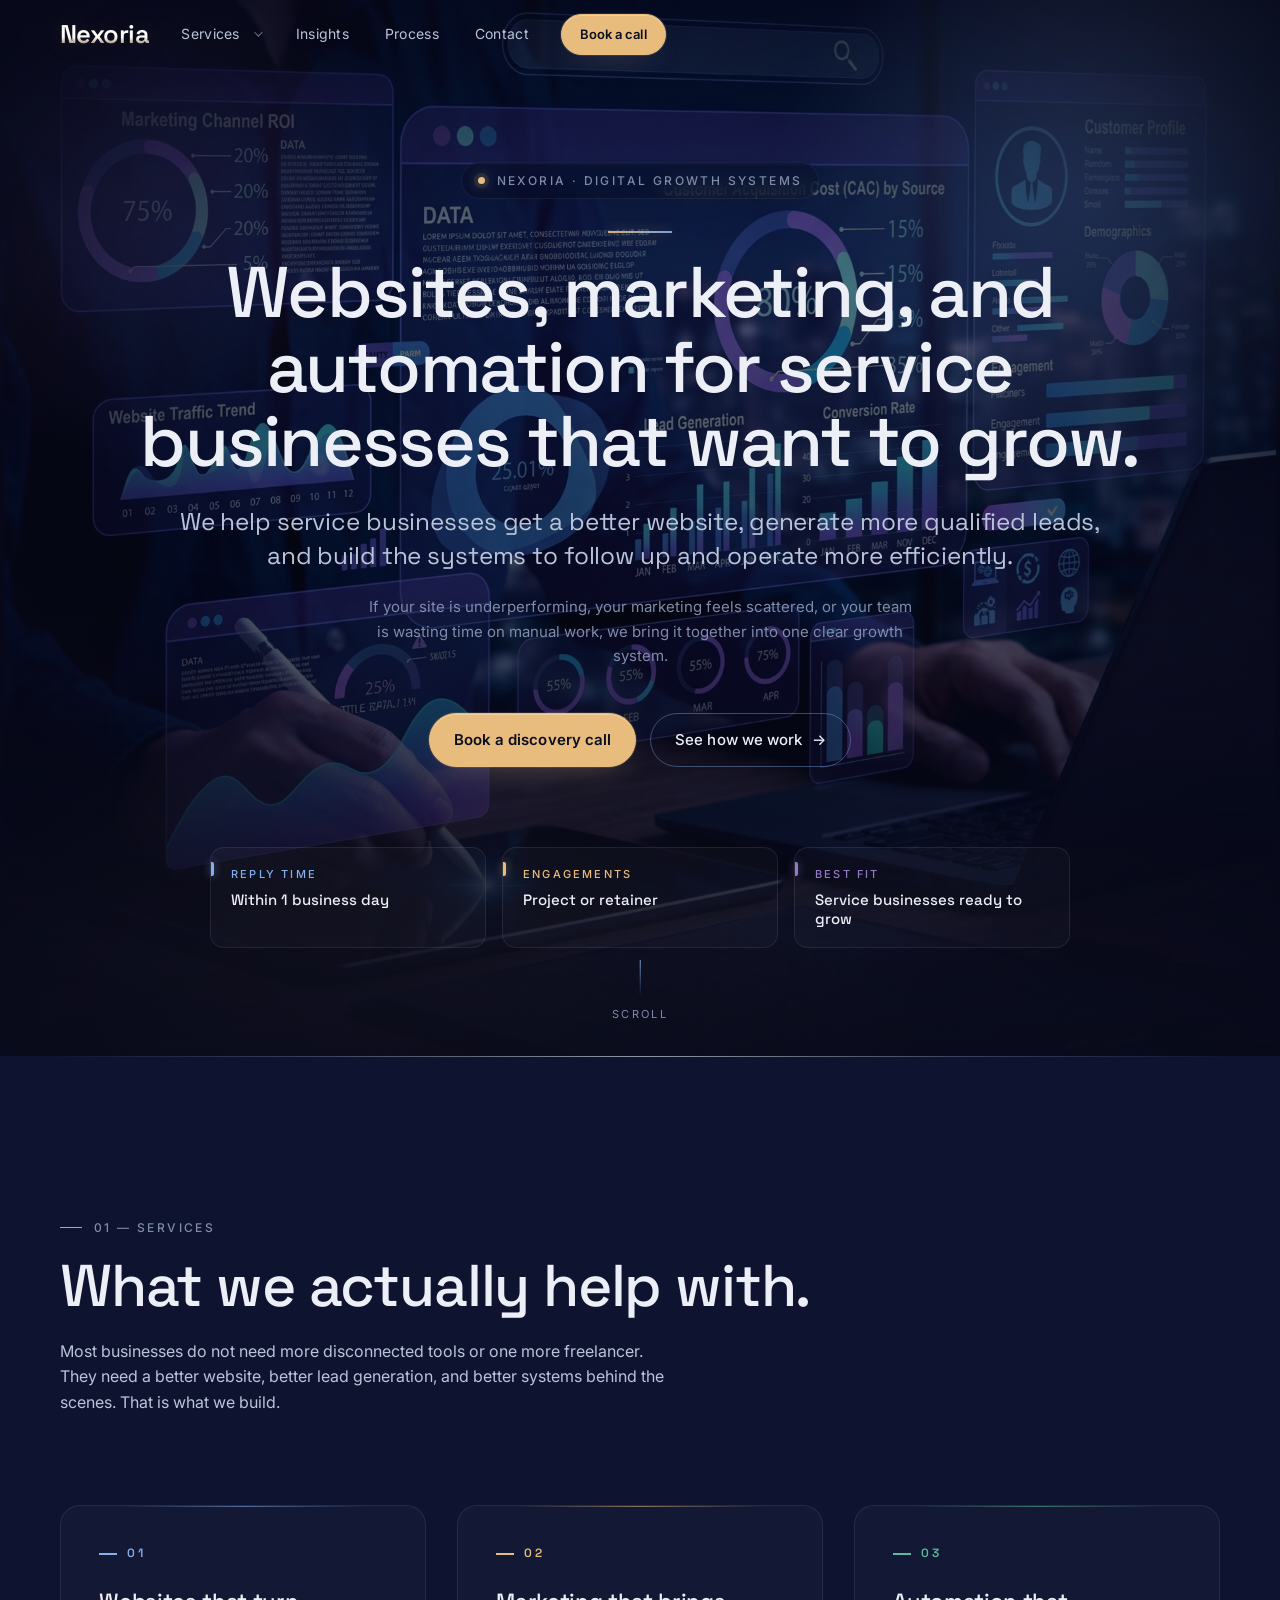
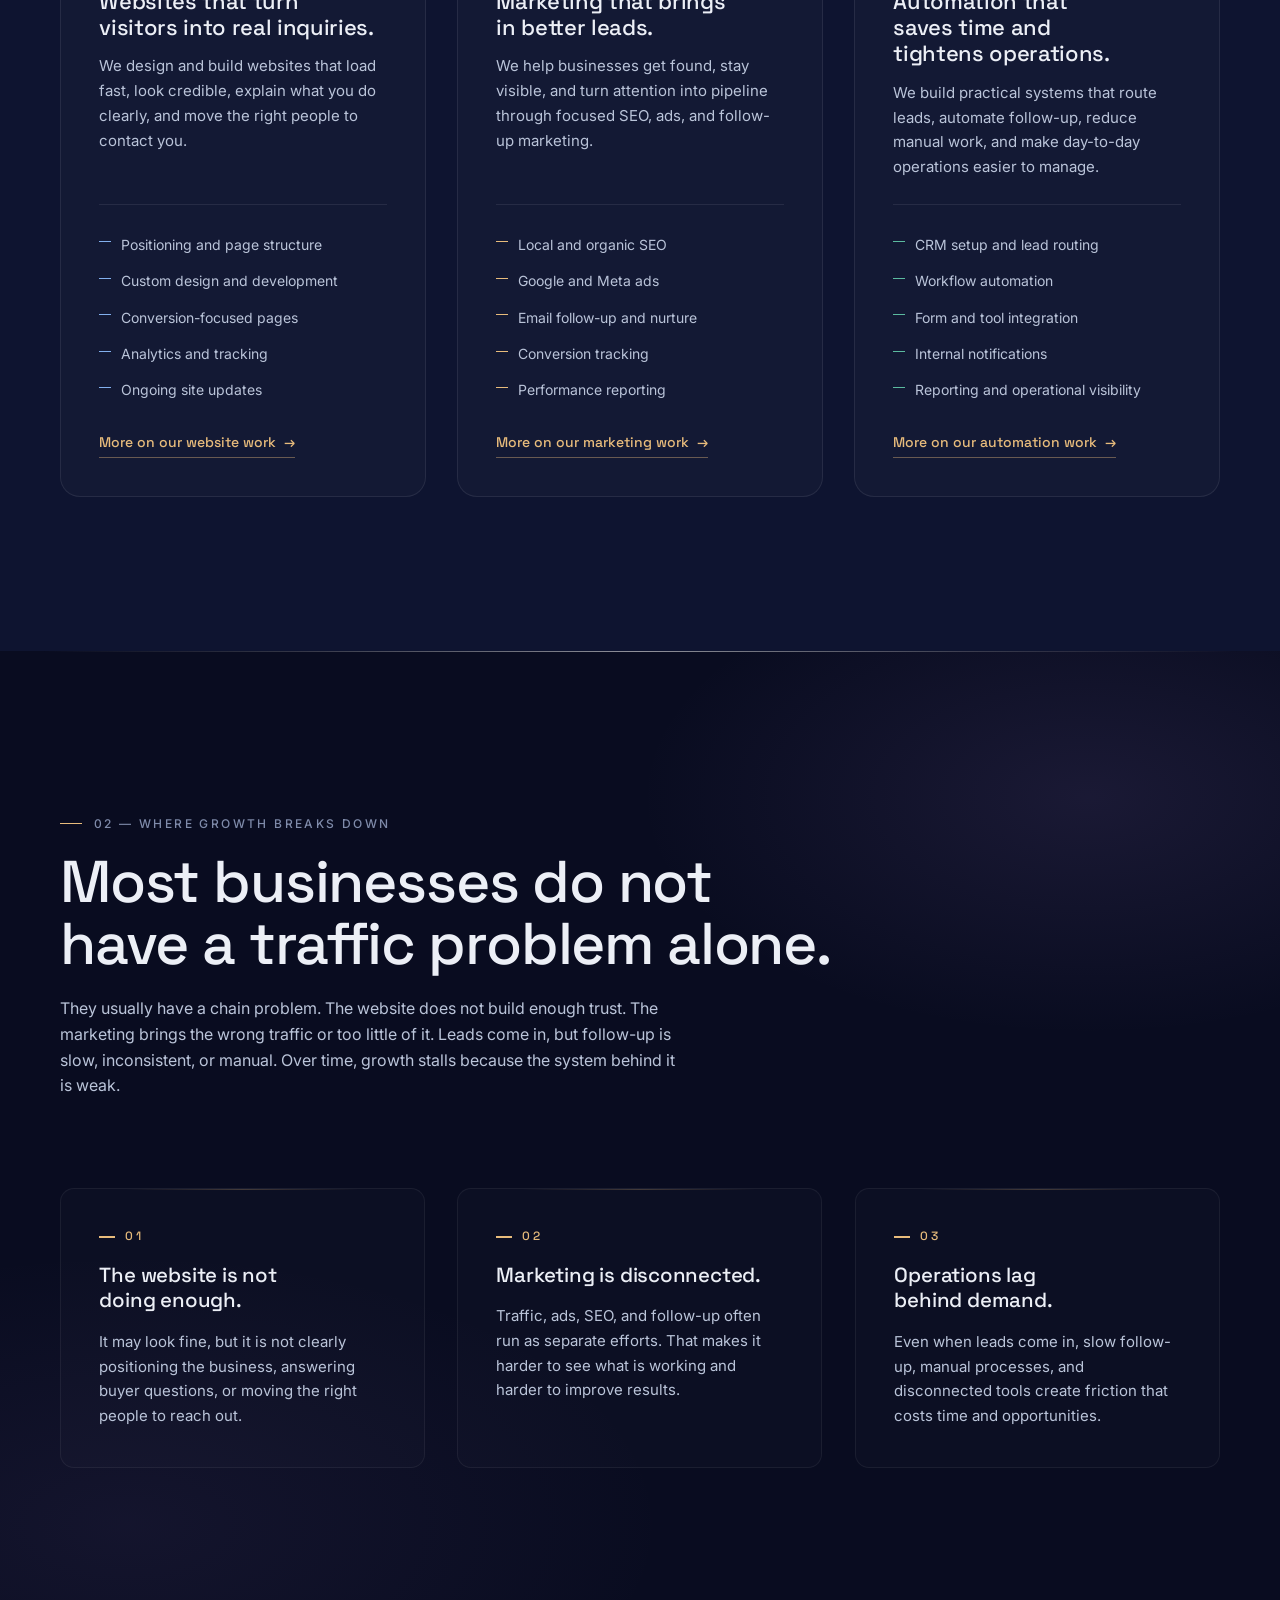
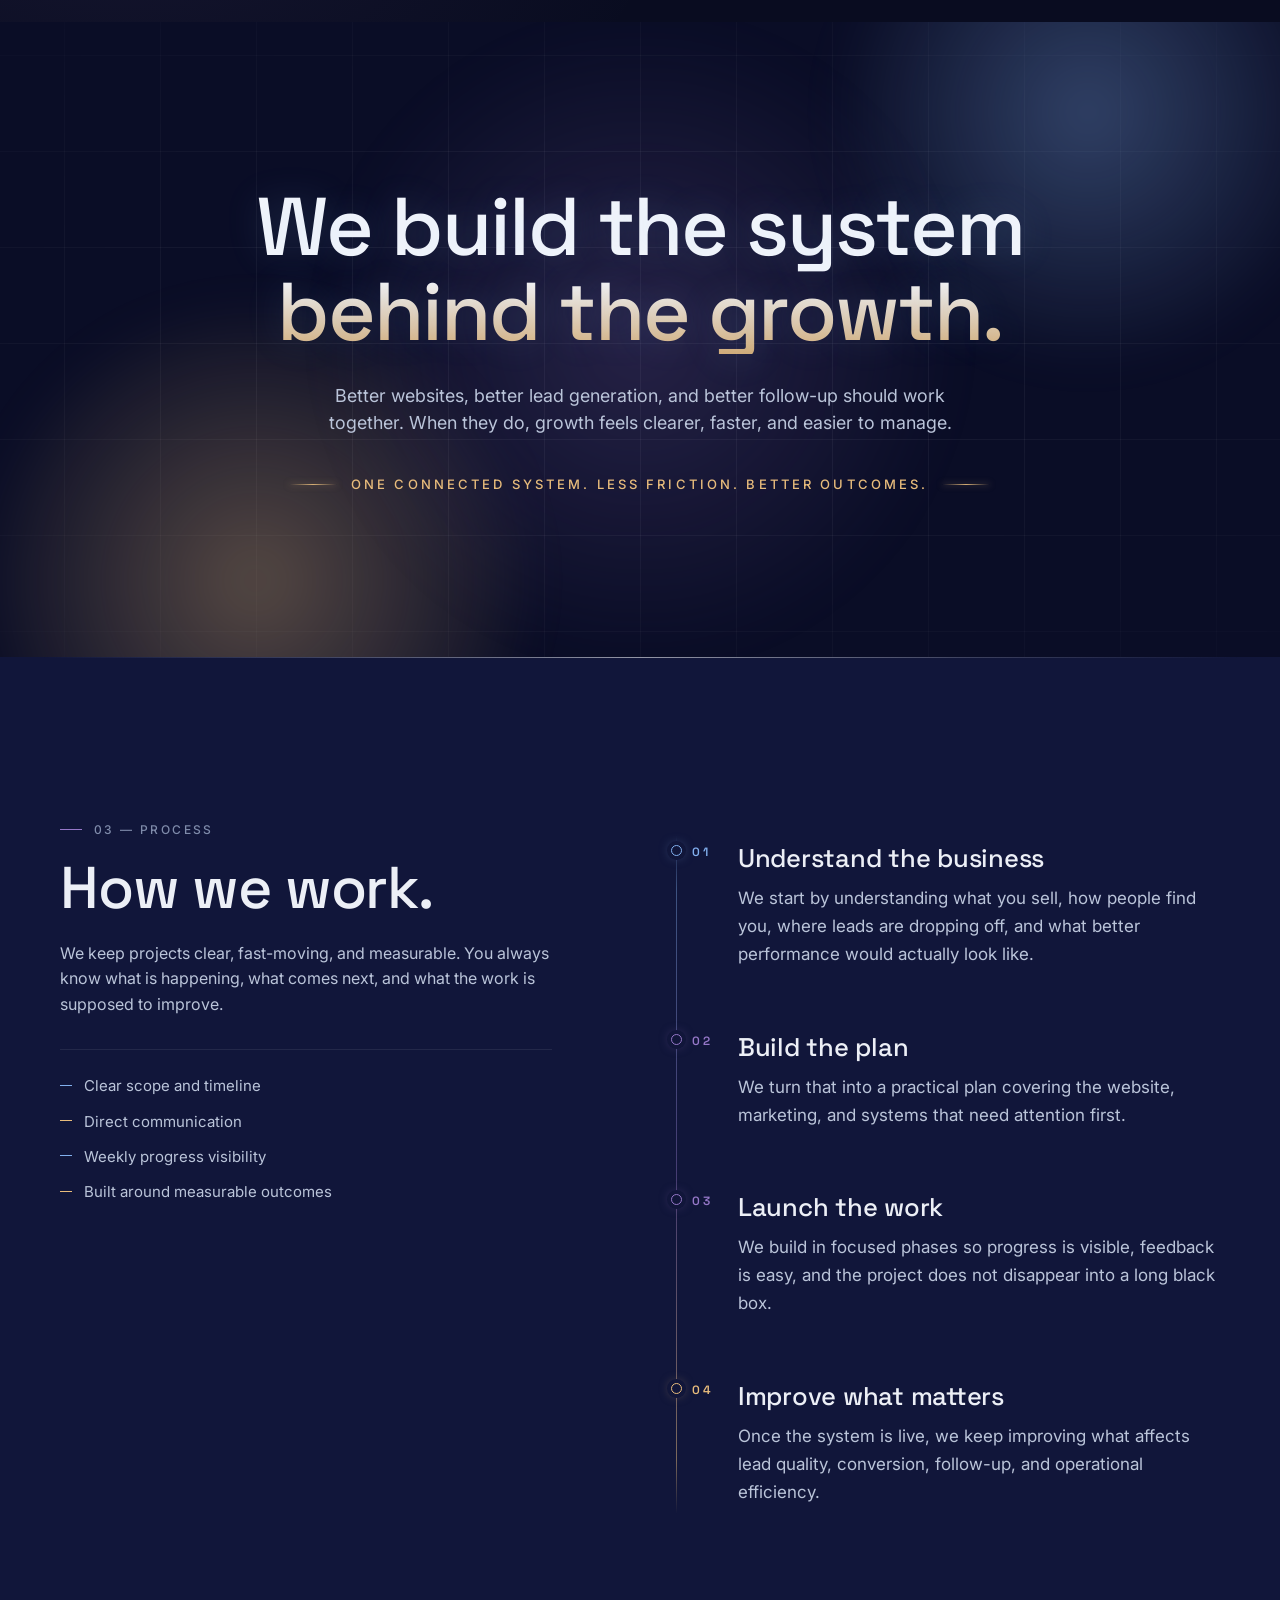
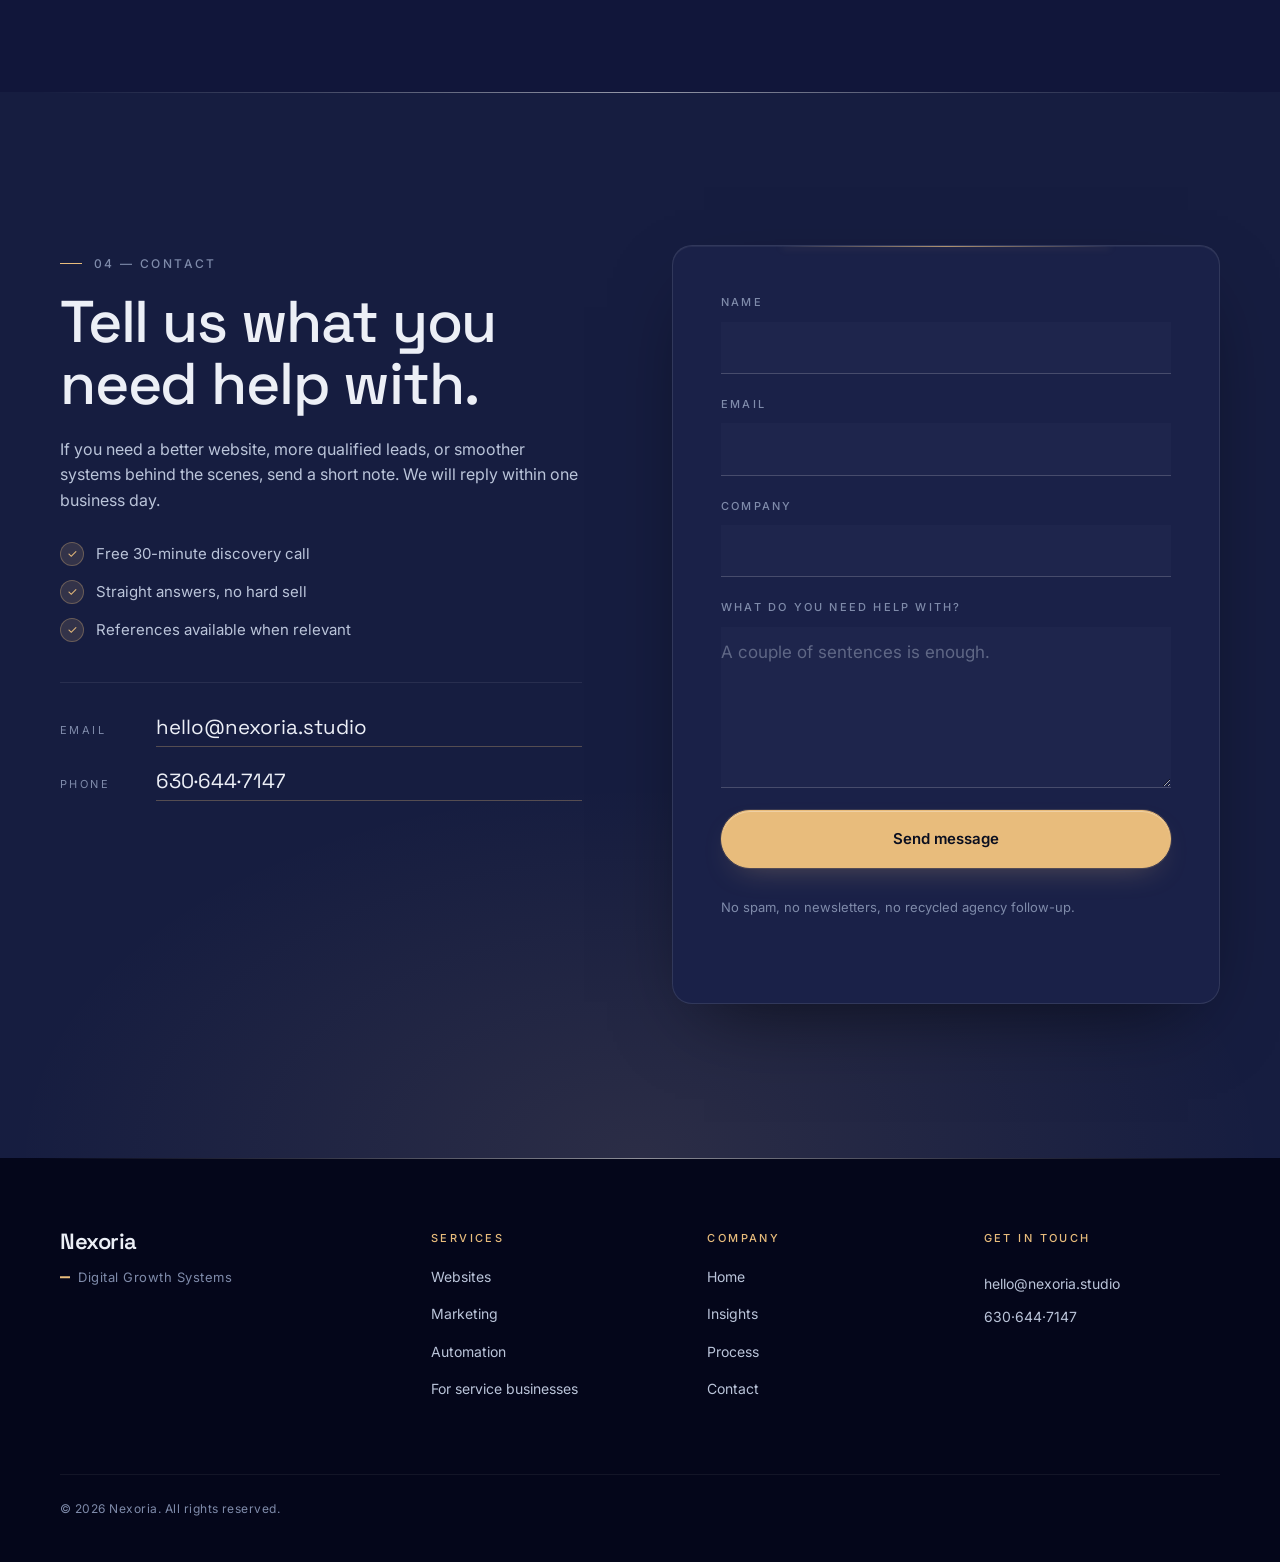
<file: index.html>
<!doctype html>
<html lang="en">
<head>
  <meta charset="utf-8" />
  <meta name="viewport" content="width=device-width, initial-scale=1, viewport-fit=cover" />
  <title>Nexoria — Websites, Marketing &amp; Automation for Service Businesses</title>
  <meta name="description" content="Nexoria helps service businesses get a better website, generate more qualified leads, and build the systems to follow up and operate more efficiently." />
  <meta name="keywords" content="web design, marketing agency, marketing automation, lead generation, SEO, paid ads, CRM automation, service business growth" />
  <meta name="theme-color" content="#0A0E1F" />

  <meta property="og:type" content="website" />
  <meta property="og:title" content="Nexoria — Digital Growth Systems for Service Businesses" />
  <meta property="og:description" content="A better website, better leads, and better systems behind the scenes — built and run by one studio." />
  <meta property="og:image" content="https://nexoria.studio/assets/nexoria-logo-icon.png" />
  <meta name="twitter:card" content="summary" />

  <link rel="icon" type="image/png" href="assets/nexoria-logo-icon.png" />
  <link rel="apple-touch-icon" href="assets/nexoria-logo-icon.png" />

  <link rel="preconnect" href="https://fonts.googleapis.com" />
  <link rel="preconnect" href="https://fonts.gstatic.com" crossorigin />
  <link href="https://fonts.googleapis.com/css2?family=Inter:wght@300;400;500;600&family=Space+Grotesk:wght@400;500;600;700&display=swap" rel="stylesheet" />

  <link rel="stylesheet" href="style.css" />

  <script type="application/ld+json">
  {
    "@context": "https://schema.org",
    "@type": "ProfessionalService",
    "name": "Nexoria",
    "alternateName": "Nexoria — Digital Growth Systems",
    "description": "Websites, marketing, and automation for service businesses. Lead generation, SEO, paid acquisition, lifecycle email, and CRM/operational automation.",
    "url": "https://nexoria.studio/",
    "image": "https://nexoria.studio/assets/nexoria-logo-icon.png",
    "areaServed": "United States",
    "serviceType": ["Web design", "Digital marketing", "Marketing automation", "Lead generation", "SEO", "Paid advertising"]
  }
  </script>
</head>
<body>
  <a class="skip-link" href="#main">Skip to content</a>

  <header class="site-header" id="siteHeader">
    <div class="container header-inner">
      <a class="brand" href="#top" aria-label="Nexoria — home">
        <span class="brand-name">Nexoria</span>
      </a>

      <nav class="site-nav" aria-label="Primary">
        <ul>
          <li class="has-dropdown">
            <button class="dropdown-trigger" type="button" aria-haspopup="true" aria-expanded="false" aria-controls="servicesDropdown">Services</button>
            <div class="dropdown" id="servicesDropdown" role="menu">
              <a href="websites.html" role="menuitem">Websites</a>
              <a href="marketing.html" role="menuitem">Marketing</a>
              <a href="automation.html" role="menuitem">Automation</a>
              <div class="dropdown-divider" role="separator"></div>
              <a href="service-businesses.html" role="menuitem">For service businesses</a>
            </div>
          </li>
          <li><a href="insights.html">Insights</a></li>
          <li><a href="#process">Process</a></li>
          <li><a href="#contact">Contact</a></li>
        </ul>
      </nav>

      <a class="btn btn-primary header-cta" href="#contact">Book a call</a>

      <button class="nav-toggle" id="navToggle" aria-label="Open menu" aria-expanded="false" aria-controls="mobileNav">
        <span></span><span></span><span></span>
      </button>
    </div>

    <div class="mobile-nav" id="mobileNav" hidden>
      <ul>
        <li>
          <span class="mobile-section-label">Services</span>
          <ul class="mobile-sub">
            <li><a href="websites.html">Websites</a></li>
            <li><a href="marketing.html">Marketing</a></li>
            <li><a href="automation.html">Automation</a></li>
            <li><a href="service-businesses.html">For service businesses</a></li>
          </ul>
        </li>
        <li><a href="insights.html">Insights</a></li>
        <li><a href="#process">Process</a></li>
        <li><a href="#contact">Contact</a></li>
        <li><a class="btn btn-primary" href="#contact">Book a call</a></li>
      </ul>
    </div>
  </header>

  <main id="main">
    <!-- ============ HERO ============ -->
    <section class="hero" id="top" aria-labelledby="heroHeading">
      <div class="hero-bg" aria-hidden="true">
        <div class="grid-layer" data-parallax="0.12"></div>
        <div class="hero-aurora"></div>
        <div class="hero-glow"></div>
        <div class="hero-horizon"></div>
        <div class="hero-vignette"></div>
        <div class="hero-atmosphere" aria-hidden="true">
          <div class="hero-sweep"></div>
          <span class="hero-spark hero-spark--1"></span>
          <span class="hero-spark hero-spark--2"></span>
          <span class="hero-spark hero-spark--3"></span>
        </div>
      </div>

      <div class="container hero-inner">
        <p class="eyebrow">
          <span class="eyebrow-dot" aria-hidden="true"></span>
          Nexoria &middot; Digital Growth Systems
        </p>

        <h1 class="hero-heading" id="heroHeading">
          Websites, marketing, and automation for service businesses that want to grow.
        </h1>

        <p class="hero-tagline">
          We help service businesses get a better website, generate more qualified leads, and build the systems to follow up and operate more efficiently.
        </p>

        <p class="hero-sub">
          If your site is underperforming, your marketing feels scattered, or your team is wasting time on manual work, we bring it together into one clear growth system.
        </p>

        <div class="hero-actions">
          <a class="btn btn-primary" href="#contact">Book a discovery call</a>
          <a class="btn btn-ghost" href="#process">See how we work <span aria-hidden="true">&rarr;</span></a>
        </div>

        <dl class="hero-meta" aria-label="At a glance">
          <div><dt>Reply time</dt><dd>Within 1 business day</dd></div>
          <div><dt>Engagements</dt><dd>Project or retainer</dd></div>
          <div><dt>Best fit</dt><dd>Service businesses ready to grow</dd></div>
        </dl>
      </div>

      <a class="hero-scroll" href="#services" aria-label="Scroll to services">
        <span class="hero-scroll-line" aria-hidden="true"></span>
        <span class="hero-scroll-label">Scroll</span>
      </a>
    </section>

    <!-- ============ SERVICES ============ -->
    <section class="services section--light" id="services" aria-labelledby="servicesHeading">
      <div class="container">
        <header class="section-head">
          <p class="section-kicker">01 &mdash; Services</p>
          <h2 class="section-title" id="servicesHeading">
            What we actually help with.
          </h2>
          <p class="section-lede">
            Most businesses do not need more disconnected tools or one more freelancer. They need a better website, better lead generation, and better systems behind the scenes. That is what we build.
          </p>
        </header>

        <ol class="service-list" role="list">
          <li class="service">
            <div class="service-num" aria-hidden="true">01</div>
            <div class="service-body">
              <h3>Websites that turn visitors into real inquiries.</h3>
              <p>We design and build websites that load fast, look credible, explain what you do clearly, and move the right people to contact you.</p>
              <ul class="service-tags">
                <li>Positioning and page structure</li>
                <li>Custom design and development</li>
                <li>Conversion-focused pages</li>
                <li>Analytics and tracking</li>
                <li>Ongoing site updates</li>
              </ul>
              <a class="service-link" href="websites.html">More on our website work <span aria-hidden="true">&rarr;</span></a>
            </div>
          </li>
          <li class="service">
            <div class="service-num" aria-hidden="true">02</div>
            <div class="service-body">
              <h3>Marketing that brings in better leads.</h3>
              <p>We help businesses get found, stay visible, and turn attention into pipeline through focused SEO, ads, and follow-up marketing.</p>
              <ul class="service-tags">
                <li>Local and organic SEO</li>
                <li>Google and Meta ads</li>
                <li>Email follow-up and nurture</li>
                <li>Conversion tracking</li>
                <li>Performance reporting</li>
              </ul>
              <a class="service-link" href="marketing.html">More on our marketing work <span aria-hidden="true">&rarr;</span></a>
            </div>
          </li>
          <li class="service">
            <div class="service-num" aria-hidden="true">03</div>
            <div class="service-body">
              <h3>Automation that saves time and tightens operations.</h3>
              <p>We build practical systems that route leads, automate follow-up, reduce manual work, and make day-to-day operations easier to manage.</p>
              <ul class="service-tags">
                <li>CRM setup and lead routing</li>
                <li>Workflow automation</li>
                <li>Form and tool integration</li>
                <li>Internal notifications</li>
                <li>Reporting and operational visibility</li>
              </ul>
              <a class="service-link" href="automation.html">More on our automation work <span aria-hidden="true">&rarr;</span></a>
            </div>
          </li>
        </ol>
      </div>
    </section>

    <!-- ============ PROBLEMS ============ -->
    <section class="problems section--dark" id="problems" aria-labelledby="problemsHeading">
      <div class="container">
        <header class="section-head">
          <p class="section-kicker">02 &mdash; Where growth breaks down</p>
          <h2 class="section-title" id="problemsHeading">
            Most businesses do not have a traffic problem alone.
          </h2>
          <p class="section-lede">
            They usually have a chain problem. The website does not build enough trust. The marketing brings the wrong traffic or too little of it. Leads come in, but follow-up is slow, inconsistent, or manual. Over time, growth stalls because the system behind it is weak.
          </p>
        </header>

        <ul class="problem-grid" role="list">
          <li class="problem">
            <span class="problem-num" aria-hidden="true">01</span>
            <h3 class="problem-title">The website is not doing enough.</h3>
            <p class="problem-desc">It may look fine, but it is not clearly positioning the business, answering buyer questions, or moving the right people to reach out.</p>
          </li>
          <li class="problem">
            <span class="problem-num" aria-hidden="true">02</span>
            <h3 class="problem-title">Marketing is disconnected.</h3>
            <p class="problem-desc">Traffic, ads, SEO, and follow-up often run as separate efforts. That makes it harder to see what is working and harder to improve results.</p>
          </li>
          <li class="problem">
            <span class="problem-num" aria-hidden="true">03</span>
            <h3 class="problem-title">Operations lag behind demand.</h3>
            <p class="problem-desc">Even when leads come in, slow follow-up, manual processes, and disconnected tools create friction that costs time and opportunities.</p>
          </li>
        </ul>
      </div>
    </section>

    <!-- ============ SPLASH / TRANSITION ============ -->
    <section class="splash" aria-labelledby="splashHeading">
      <div class="splash-bg" aria-hidden="true">
        <div class="splash-grid"></div>
        <div class="splash-glow splash-glow--warm"></div>
        <div class="splash-glow splash-glow--cool"></div>
        <div class="splash-glow splash-glow--plum"></div>
      </div>
      <div class="container splash-inner">
        <h2 class="splash-heading" id="splashHeading">
          We build the system behind the growth.
        </h2>
        <p class="splash-para">
          Better websites, better lead generation, and better follow-up should work together. When they do, growth feels clearer, faster, and easier to manage.
        </p>
        <p class="splash-tagline"><span>One connected system. Less friction. Better outcomes.</span></p>
      </div>
    </section>

    <!-- ============ PROCESS ============ -->
    <section class="process section--light" id="process" aria-labelledby="processHeading">
      <div class="container process-grid">
        <header class="section-head process-head">
          <p class="section-kicker">03 &mdash; Process</p>
          <h2 class="section-title" id="processHeading">
            How we work.
          </h2>
          <p class="section-lede">
            We keep projects clear, fast-moving, and measurable. You always know what is happening, what comes next, and what the work is supposed to improve.
          </p>

          <ul class="trust-list" role="list">
            <li>Clear scope and timeline</li>
            <li>Direct communication</li>
            <li>Weekly progress visibility</li>
            <li>Built around measurable outcomes</li>
          </ul>
        </header>

        <ol class="process-list" role="list">
          <li>
            <div class="process-num" aria-hidden="true">01</div>
            <div>
              <h3>Understand the business</h3>
              <p>We start by understanding what you sell, how people find you, where leads are dropping off, and what better performance would actually look like.</p>
            </div>
          </li>
          <li>
            <div class="process-num" aria-hidden="true">02</div>
            <div>
              <h3>Build the plan</h3>
              <p>We turn that into a practical plan covering the website, marketing, and systems that need attention first.</p>
            </div>
          </li>
          <li>
            <div class="process-num" aria-hidden="true">03</div>
            <div>
              <h3>Launch the work</h3>
              <p>We build in focused phases so progress is visible, feedback is easy, and the project does not disappear into a long black box.</p>
            </div>
          </li>
          <li>
            <div class="process-num" aria-hidden="true">04</div>
            <div>
              <h3>Improve what matters</h3>
              <p>Once the system is live, we keep improving what affects lead quality, conversion, follow-up, and operational efficiency.</p>
            </div>
          </li>
        </ol>
      </div>
    </section>

    <!-- ============ CONTACT ============ -->
    <section class="contact section--dark" id="contact" aria-labelledby="contactHeading">
      <div class="container contact-grid">
        <div class="contact-intro">
          <p class="section-kicker">04 &mdash; Contact</p>
          <h2 class="section-title" id="contactHeading">
            Tell us what you need help with.
          </h2>
          <p class="section-lede">
            If you need a better website, more qualified leads, or smoother systems behind the scenes, send a short note. We will reply within one business day.
          </p>

          <ul class="contact-bullets" role="list">
            <li><span class="contact-bullet-mark" aria-hidden="true">&#10003;</span> Free 30-minute discovery call</li>
            <li><span class="contact-bullet-mark" aria-hidden="true">&#10003;</span> Straight answers, no hard sell</li>
            <li><span class="contact-bullet-mark" aria-hidden="true">&#10003;</span> References available when relevant</li>
          </ul>

          <ul class="contact-direct" role="list">
            <li>
              <span class="contact-label">Email</span>
              <a href="mailto:hello@nexoria.studio">hello@nexoria.studio</a>
            </li>
            <li>
              <span class="contact-label">Phone</span>
              <a href="tel:+16306447147">630&middot;644&middot;7147</a>
            </li>
          </ul>
        </div>

        <form class="contact-form" id="contactForm" novalidate>
          <div class="field">
            <label for="cf-name">Name</label>
            <input id="cf-name" name="name" type="text" autocomplete="name" required />
          </div>
          <div class="field">
            <label for="cf-email">Email</label>
            <input id="cf-email" name="email" type="email" autocomplete="email" required />
          </div>
          <div class="field">
            <label for="cf-company">Company</label>
            <input id="cf-company" name="company" type="text" autocomplete="organization" />
          </div>
          <div class="field">
            <label for="cf-message">What do you need help with?</label>
            <textarea id="cf-message" name="message" rows="5" required placeholder="A couple of sentences is enough."></textarea>
          </div>

          <button type="submit" class="btn btn-primary btn-block">Send message</button>
          <p class="form-fine">No spam, no newsletters, no recycled agency follow-up.</p>
          <p class="form-status" id="formStatus" role="status" aria-live="polite"></p>
        </form>
      </div>
    </section>
  </main>

  <footer class="site-footer">
    <div class="container footer-inner">
      <div class="footer-brand">
        <a class="brand" href="index.html" aria-label="Nexoria — home">
          <span class="brand-name brand-name--footer">Nexoria</span>
        </a>
        <p class="footer-tag">Digital Growth Systems</p>
      </div>

      <nav class="footer-nav" aria-label="Footer — Services">
        <p class="footer-nav-label">Services</p>
        <ul>
          <li><a href="websites.html">Websites</a></li>
          <li><a href="marketing.html">Marketing</a></li>
          <li><a href="automation.html">Automation</a></li>
          <li><a href="service-businesses.html">For service businesses</a></li>
        </ul>
      </nav>

      <nav class="footer-nav" aria-label="Footer — Company">
        <p class="footer-nav-label">Company</p>
        <ul>
          <li><a href="index.html">Home</a></li>
          <li><a href="insights.html">Insights</a></li>
          <li><a href="index.html#process">Process</a></li>
          <li><a href="index.html#contact">Contact</a></li>
        </ul>
      </nav>

      <div class="footer-contact">
        <p class="footer-nav-label">Get in touch</p>
        <a href="mailto:hello@nexoria.studio">hello@nexoria.studio</a>
        <a href="tel:+16306447147">630&middot;644&middot;7147</a>
      </div>

      <p class="footer-fine">&copy; <span id="year">2026</span> Nexoria. All rights reserved.</p>
    </div>
  </footer>

  <script src="script.js" defer></script>
</body>
</html>
</file>
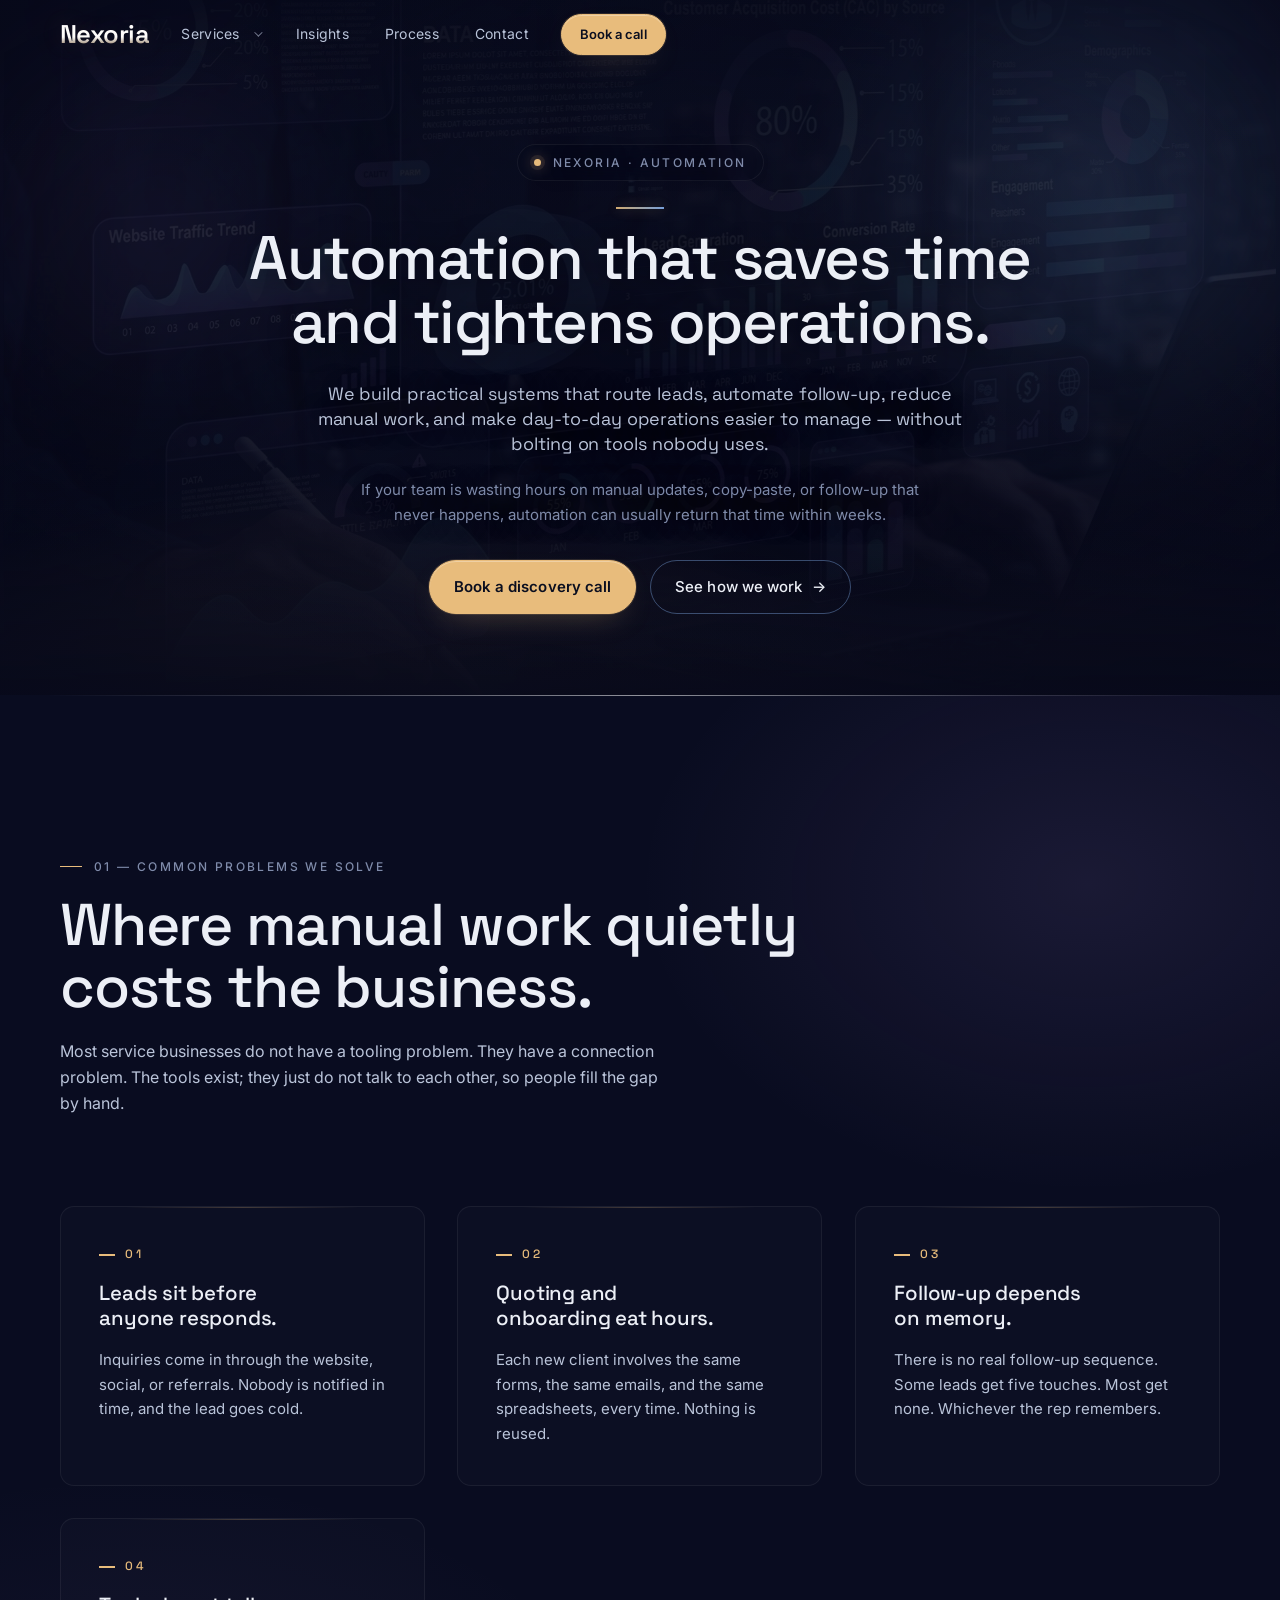
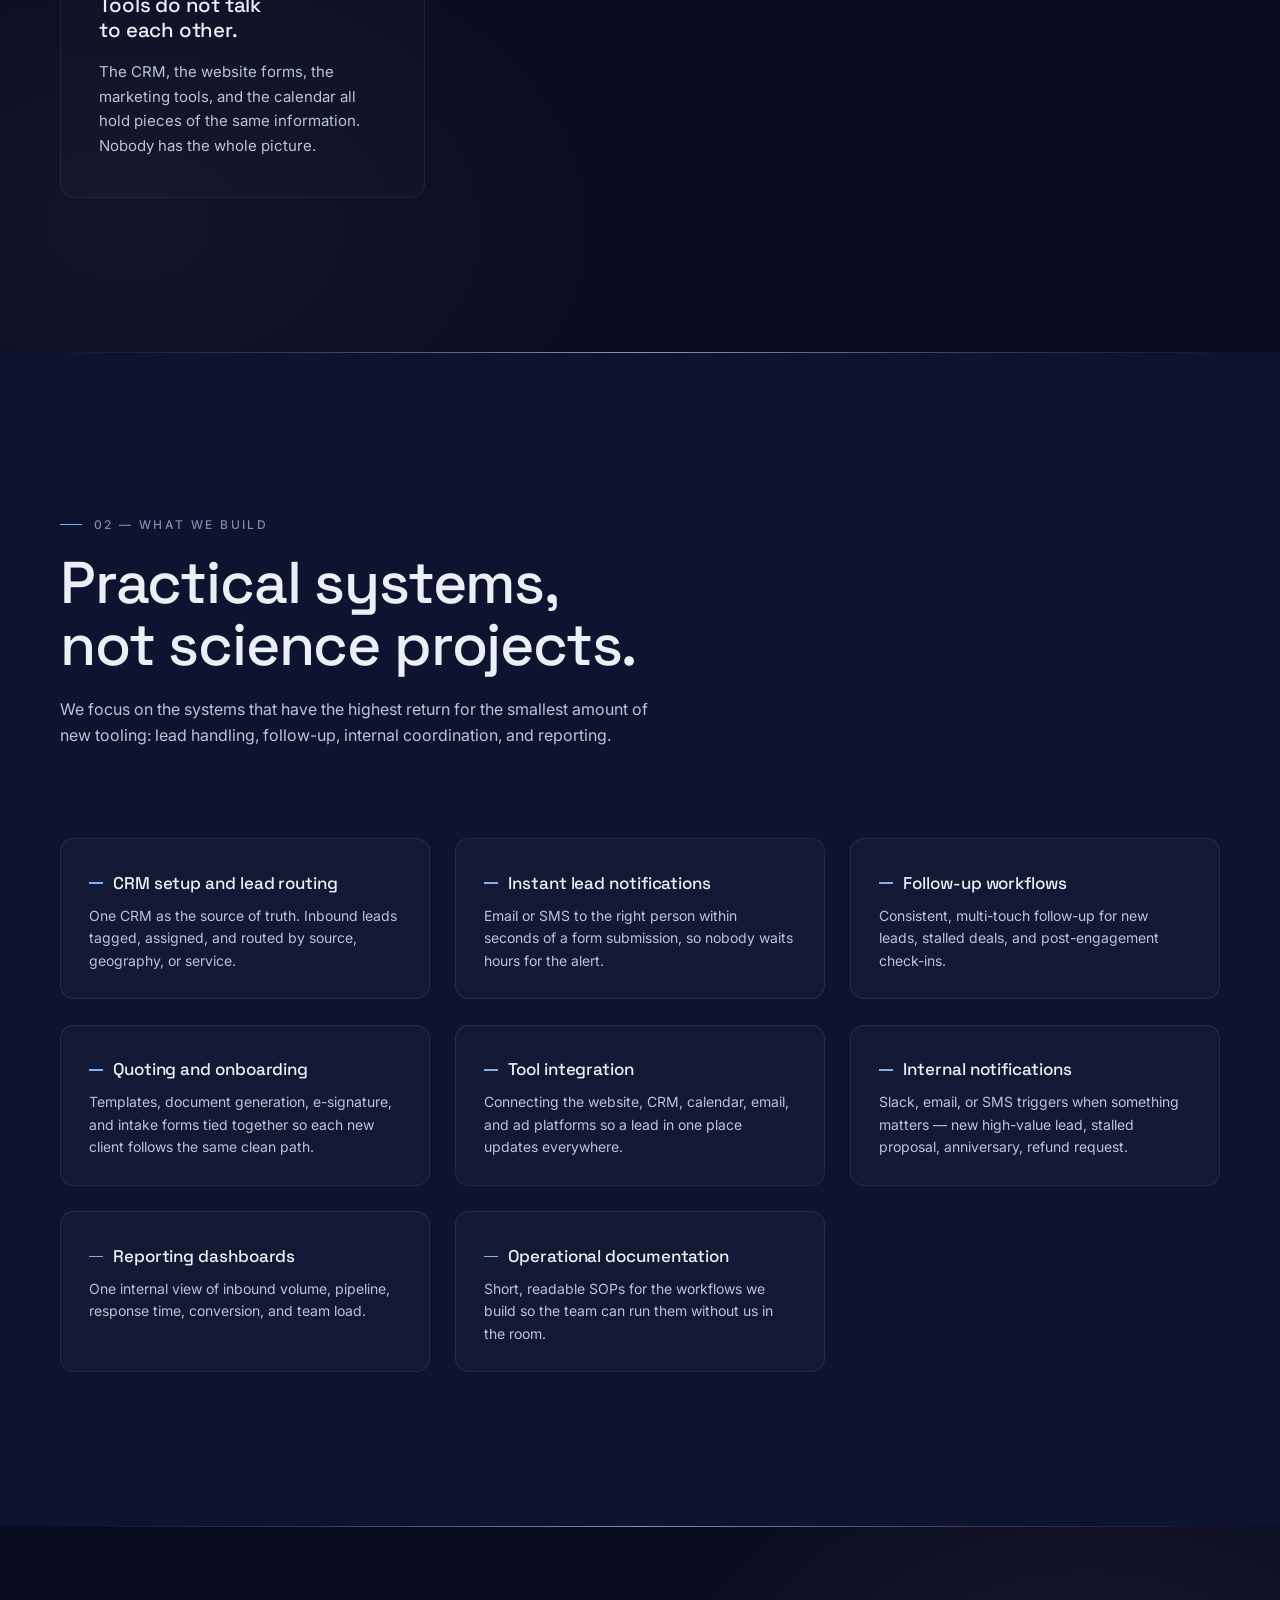
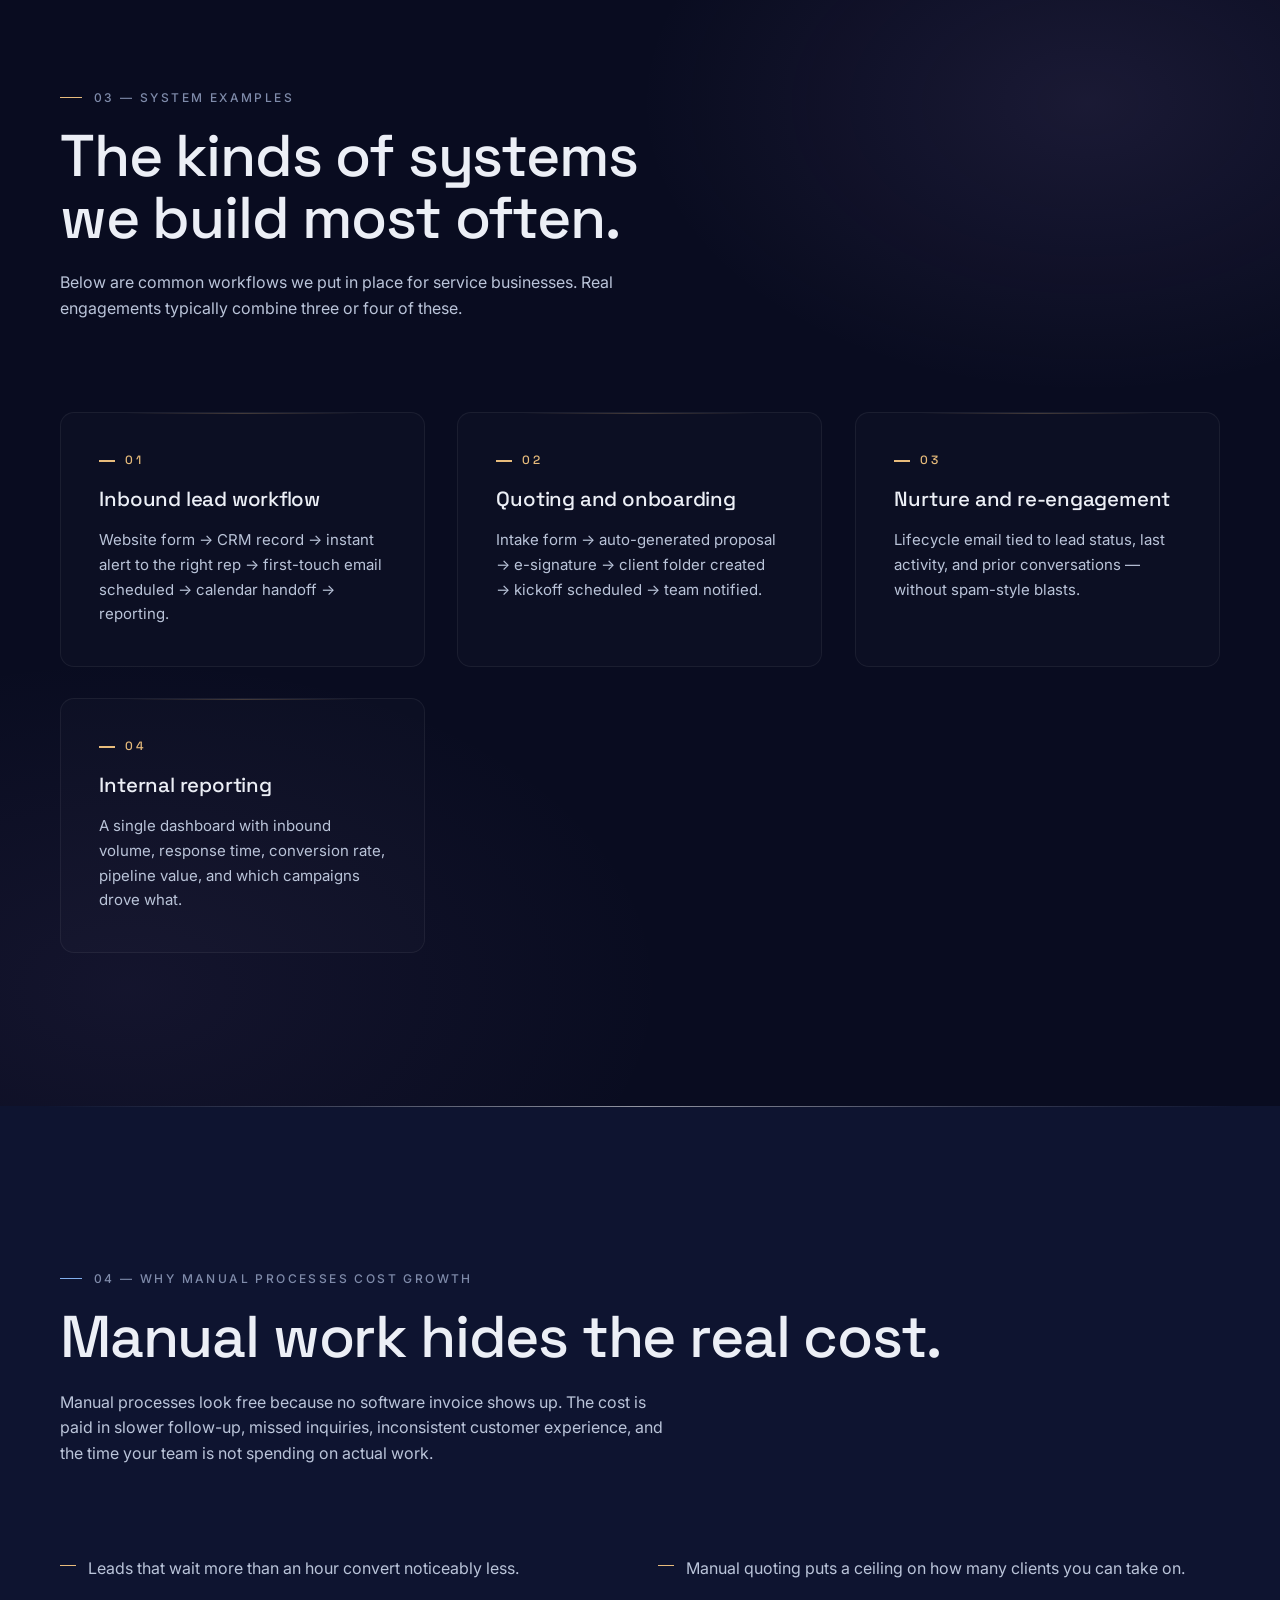
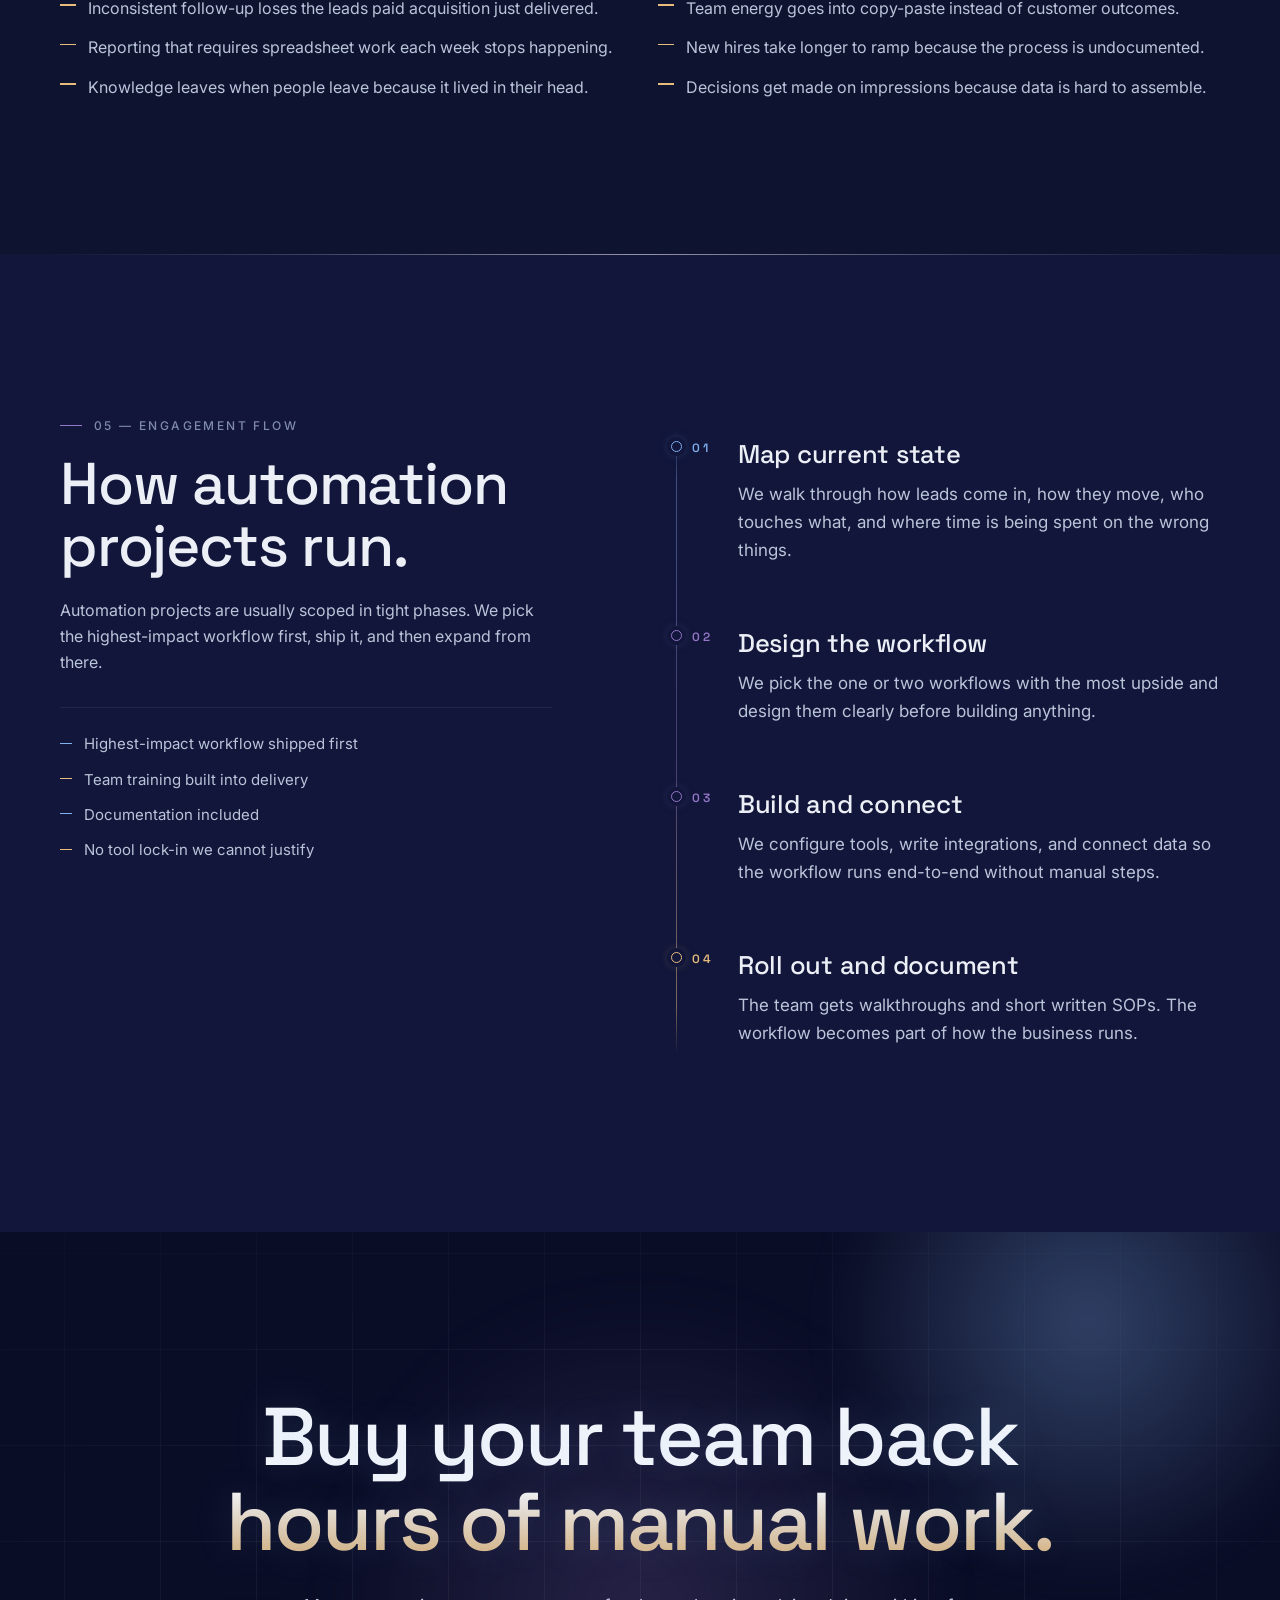
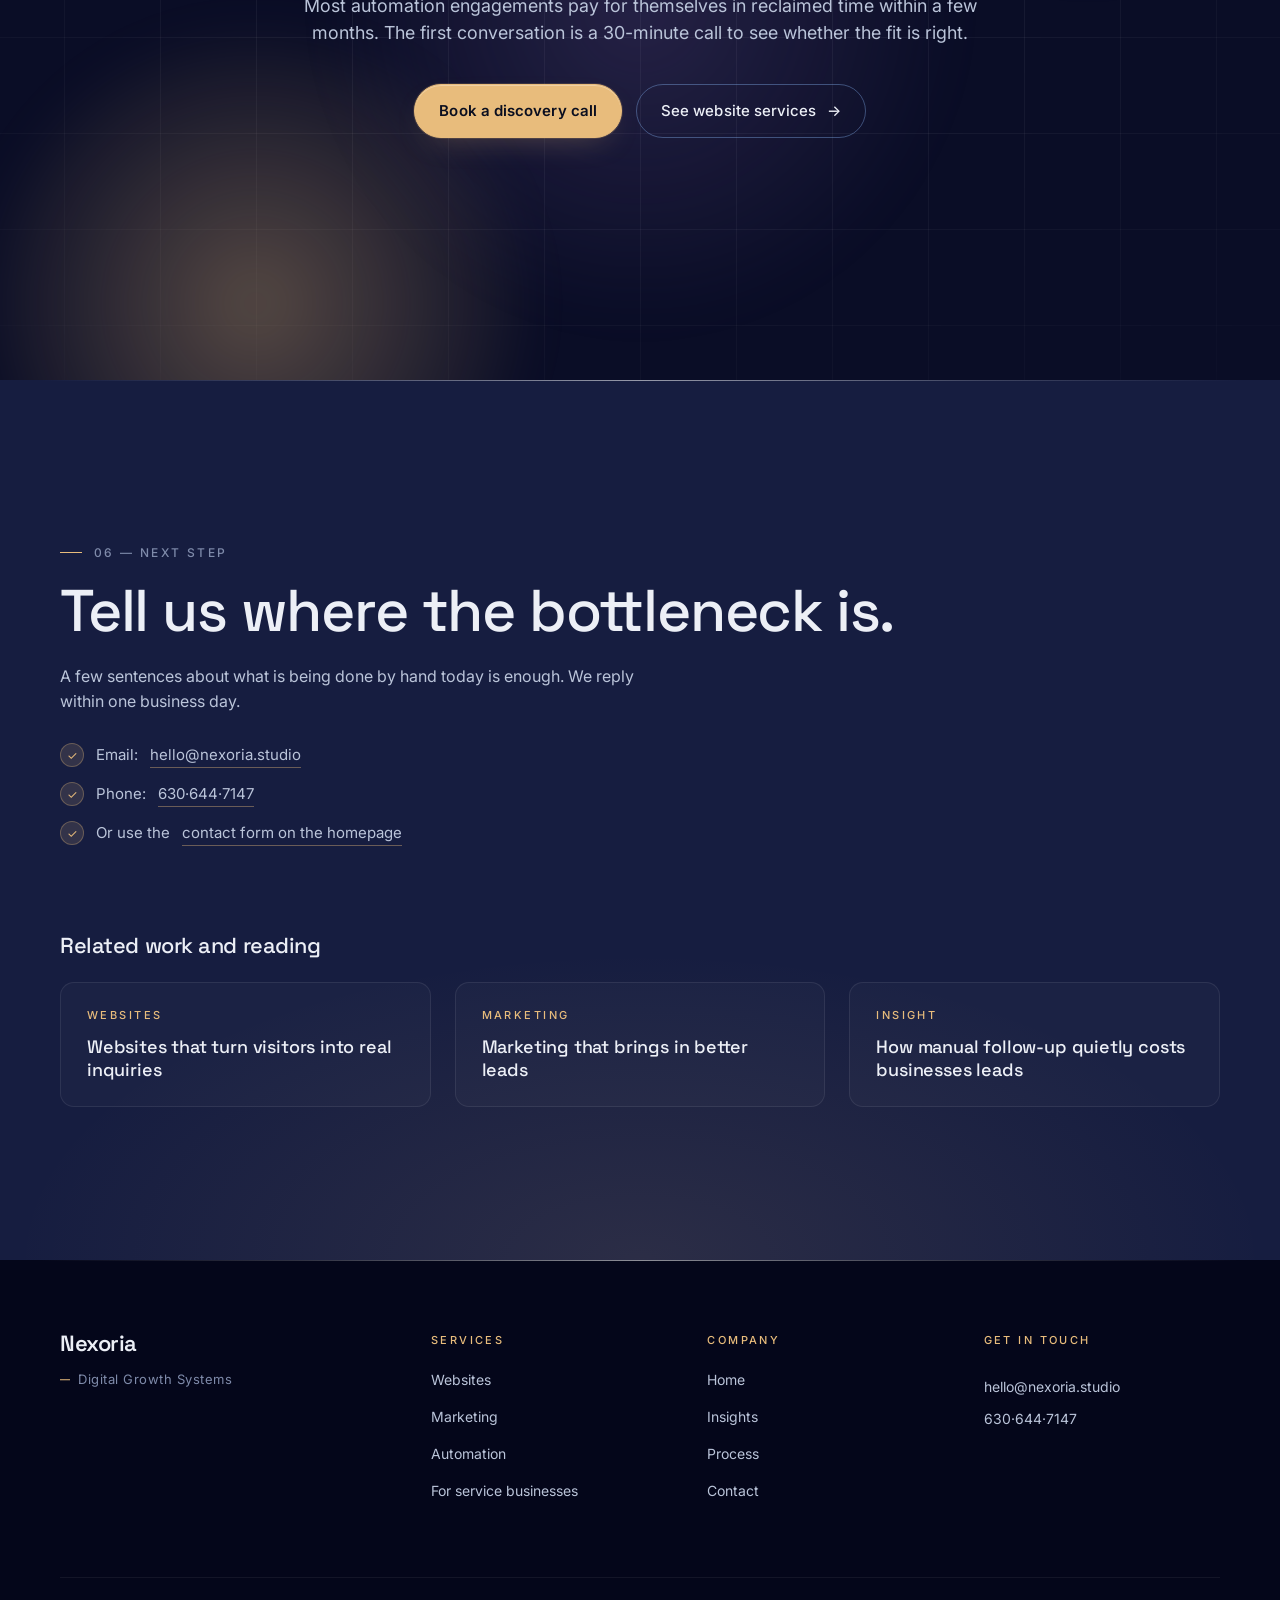
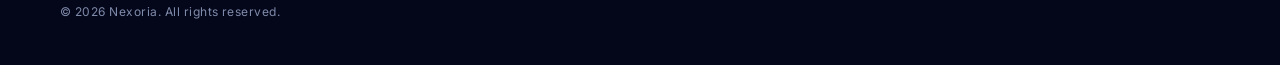
<file: automation.html>
<!doctype html>
<html lang="en">
<head>
  <meta charset="utf-8" />
  <meta name="viewport" content="width=device-width, initial-scale=1, viewport-fit=cover" />
  <title>Automation for Service Businesses — CRM, Workflows, Follow-Up — Nexoria</title>
  <meta name="description" content="Practical automation for service businesses. CRM setup, lead routing, follow-up workflows, integrations, and internal reporting that cuts manual work and tightens operations." />
  <meta name="theme-color" content="#07091A" />

  <meta property="og:type" content="website" />
  <meta property="og:title" content="Nexoria — Automation" />
  <meta property="og:description" content="CRM workflows, instant lead routing, and operational systems that save hours and protect every inquiry." />
  <meta property="og:image" content="https://nexoria.studio/assets/nexoria-logo-icon.png" />

  <link rel="icon" type="image/png" href="assets/nexoria-logo-icon.png" />
  <link rel="apple-touch-icon" href="assets/nexoria-logo-icon.png" />

  <link rel="preconnect" href="https://fonts.googleapis.com" />
  <link rel="preconnect" href="https://fonts.gstatic.com" crossorigin />
  <link href="https://fonts.googleapis.com/css2?family=Inter:wght@300;400;500;600&family=Space+Grotesk:wght@400;500;600;700&display=swap" rel="stylesheet" />

  <link rel="stylesheet" href="style.css" />
</head>
<body>
  <a class="skip-link" href="#main">Skip to content</a>

  <header class="site-header" id="siteHeader">
    <div class="container header-inner">
      <a class="brand" href="index.html" aria-label="Nexoria — home"><span class="brand-name">Nexoria</span></a>
      <nav class="site-nav" aria-label="Primary">
        <ul>
          <li class="has-dropdown">
            <button class="dropdown-trigger" type="button" aria-haspopup="true" aria-expanded="false" aria-controls="servicesDropdown">Services</button>
            <div class="dropdown" id="servicesDropdown" role="menu">
              <a href="websites.html" role="menuitem">Websites</a>
              <a href="marketing.html" role="menuitem">Marketing</a>
              <a href="automation.html" role="menuitem" aria-current="page">Automation</a>
              <div class="dropdown-divider" role="separator"></div>
              <a href="service-businesses.html" role="menuitem">For service businesses</a>
            </div>
          </li>
          <li><a href="insights.html">Insights</a></li>
          <li><a href="index.html#process">Process</a></li>
          <li><a href="index.html#contact">Contact</a></li>
        </ul>
      </nav>
      <a class="btn btn-primary header-cta" href="index.html#contact">Book a call</a>
      <button class="nav-toggle" id="navToggle" aria-label="Open menu" aria-expanded="false" aria-controls="mobileNav"><span></span><span></span><span></span></button>
    </div>
    <div class="mobile-nav" id="mobileNav" hidden>
      <ul>
        <li>
          <span class="mobile-section-label">Services</span>
          <ul class="mobile-sub">
            <li><a href="websites.html">Websites</a></li>
            <li><a href="marketing.html">Marketing</a></li>
            <li><a href="automation.html" aria-current="page">Automation</a></li>
            <li><a href="service-businesses.html">For service businesses</a></li>
          </ul>
        </li>
        <li><a href="insights.html">Insights</a></li>
        <li><a href="index.html#process">Process</a></li>
        <li><a href="index.html#contact">Contact</a></li>
        <li><a class="btn btn-primary" href="index.html#contact">Book a call</a></li>
      </ul>
    </div>
  </header>

  <main id="main">
    <!-- ============ HERO ============ -->
    <section class="hero hero--sub" id="top" aria-labelledby="pageHeading">
      <div class="hero-bg" aria-hidden="true">
        <div class="grid-layer" data-parallax="0.12"></div>
        <div class="hero-aurora"></div>
        <div class="hero-glow"></div>
        <div class="hero-horizon"></div>
        <div class="hero-vignette"></div>
      </div>

      <div class="container hero-inner">
        <p class="eyebrow">
          <span class="eyebrow-dot" aria-hidden="true"></span>
          Nexoria &middot; Automation
        </p>

        <h1 class="hero-heading" id="pageHeading">
          Automation that saves time and tightens operations.
        </h1>

        <p class="hero-tagline">
          We build practical systems that route leads, automate follow-up, reduce manual work, and make day-to-day operations easier to manage &mdash; without bolting on tools nobody uses.
        </p>

        <p class="hero-sub">
          If your team is wasting hours on manual updates, copy-paste, or follow-up that never happens, automation can usually return that time within weeks.
        </p>

        <div class="hero-actions">
          <a class="btn btn-primary" href="index.html#contact">Book a discovery call</a>
          <a class="btn btn-ghost" href="index.html#process">See how we work <span aria-hidden="true">&rarr;</span></a>
        </div>
      </div>
    </section>

    <!-- ============ COMMON PROBLEMS ============ -->
    <section class="problems section--dark" aria-labelledby="problemsHeading">
      <div class="container">
        <header class="section-head">
          <p class="section-kicker">01 &mdash; Common problems we solve</p>
          <h2 class="section-title" id="problemsHeading">
            Where manual work quietly costs the business.
          </h2>
          <p class="section-lede">
            Most service businesses do not have a tooling problem. They have a connection problem. The tools exist; they just do not talk to each other, so people fill the gap by hand.
          </p>
        </header>

        <ul class="problem-grid" role="list">
          <li class="problem">
            <span class="problem-num" aria-hidden="true">01</span>
            <h3 class="problem-title">Leads sit before anyone responds.</h3>
            <p class="problem-desc">Inquiries come in through the website, social, or referrals. Nobody is notified in time, and the lead goes cold.</p>
          </li>
          <li class="problem">
            <span class="problem-num" aria-hidden="true">02</span>
            <h3 class="problem-title">Quoting and onboarding eat hours.</h3>
            <p class="problem-desc">Each new client involves the same forms, the same emails, and the same spreadsheets, every time. Nothing is reused.</p>
          </li>
          <li class="problem">
            <span class="problem-num" aria-hidden="true">03</span>
            <h3 class="problem-title">Follow-up depends on memory.</h3>
            <p class="problem-desc">There is no real follow-up sequence. Some leads get five touches. Most get none. Whichever the rep remembers.</p>
          </li>
          <li class="problem">
            <span class="problem-num" aria-hidden="true">04</span>
            <h3 class="problem-title">Tools do not talk to each other.</h3>
            <p class="problem-desc">The CRM, the website forms, the marketing tools, and the calendar all hold pieces of the same information. Nobody has the whole picture.</p>
          </li>
        </ul>
      </div>
    </section>

    <!-- ============ WHAT WE BUILD ============ -->
    <section class="services section--light" aria-labelledby="buildHeading">
      <div class="container">
        <header class="section-head">
          <p class="section-kicker">02 &mdash; What we build</p>
          <h2 class="section-title" id="buildHeading">
            Practical systems, not science projects.
          </h2>
          <p class="section-lede">
            We focus on the systems that have the highest return for the smallest amount of new tooling: lead handling, follow-up, internal coordination, and reporting.
          </p>
        </header>

        <ul class="capability-grid" role="list">
          <li class="capability">
            <h4>CRM setup and lead routing</h4>
            <p>One CRM as the source of truth. Inbound leads tagged, assigned, and routed by source, geography, or service.</p>
          </li>
          <li class="capability">
            <h4>Instant lead notifications</h4>
            <p>Email or SMS to the right person within seconds of a form submission, so nobody waits hours for the alert.</p>
          </li>
          <li class="capability">
            <h4>Follow-up workflows</h4>
            <p>Consistent, multi-touch follow-up for new leads, stalled deals, and post-engagement check-ins.</p>
          </li>
          <li class="capability">
            <h4>Quoting and onboarding</h4>
            <p>Templates, document generation, e-signature, and intake forms tied together so each new client follows the same clean path.</p>
          </li>
          <li class="capability">
            <h4>Tool integration</h4>
            <p>Connecting the website, CRM, calendar, email, and ad platforms so a lead in one place updates everywhere.</p>
          </li>
          <li class="capability">
            <h4>Internal notifications</h4>
            <p>Slack, email, or SMS triggers when something matters &mdash; new high-value lead, stalled proposal, anniversary, refund request.</p>
          </li>
          <li class="capability">
            <h4>Reporting dashboards</h4>
            <p>One internal view of inbound volume, pipeline, response time, conversion, and team load.</p>
          </li>
          <li class="capability">
            <h4>Operational documentation</h4>
            <p>Short, readable SOPs for the workflows we build so the team can run them without us in the room.</p>
          </li>
        </ul>
      </div>
    </section>

    <!-- ============ WORKFLOW EXAMPLES ============ -->
    <section class="problems section--dark" aria-labelledby="examplesHeading">
      <div class="container">
        <header class="section-head">
          <p class="section-kicker">03 &mdash; System examples</p>
          <h2 class="section-title" id="examplesHeading">
            The kinds of systems we build most often.
          </h2>
          <p class="section-lede">
            Below are common workflows we put in place for service businesses. Real engagements typically combine three or four of these.
          </p>
        </header>

        <ul class="problem-grid" role="list">
          <li class="problem">
            <span class="problem-num" aria-hidden="true">01</span>
            <h3 class="problem-title">Inbound lead workflow</h3>
            <p class="problem-desc">Website form &rarr; CRM record &rarr; instant alert to the right rep &rarr; first-touch email scheduled &rarr; calendar handoff &rarr; reporting.</p>
          </li>
          <li class="problem">
            <span class="problem-num" aria-hidden="true">02</span>
            <h3 class="problem-title">Quoting and onboarding</h3>
            <p class="problem-desc">Intake form &rarr; auto-generated proposal &rarr; e-signature &rarr; client folder created &rarr; kickoff scheduled &rarr; team notified.</p>
          </li>
          <li class="problem">
            <span class="problem-num" aria-hidden="true">03</span>
            <h3 class="problem-title">Nurture and re-engagement</h3>
            <p class="problem-desc">Lifecycle email tied to lead status, last activity, and prior conversations &mdash; without spam-style blasts.</p>
          </li>
          <li class="problem">
            <span class="problem-num" aria-hidden="true">04</span>
            <h3 class="problem-title">Internal reporting</h3>
            <p class="problem-desc">A single dashboard with inbound volume, response time, conversion rate, pipeline value, and which campaigns drove what.</p>
          </li>
        </ul>
      </div>
    </section>

    <!-- ============ WHY MANUAL COSTS GROWTH ============ -->
    <section class="services section--light" aria-labelledby="costHeading">
      <div class="container">
        <header class="section-head">
          <p class="section-kicker">04 &mdash; Why manual processes cost growth</p>
          <h2 class="section-title" id="costHeading">
            Manual work hides the real cost.
          </h2>
          <p class="section-lede">
            Manual processes look free because no software invoice shows up. The cost is paid in slower follow-up, missed inquiries, inconsistent customer experience, and the time your team is not spending on actual work.
          </p>
        </header>

        <ul class="outcome-list" role="list">
          <li>Leads that wait more than an hour convert noticeably less.</li>
          <li>Manual quoting puts a ceiling on how many clients you can take on.</li>
          <li>Inconsistent follow-up loses the leads paid acquisition just delivered.</li>
          <li>Team energy goes into copy-paste instead of customer outcomes.</li>
          <li>Reporting that requires spreadsheet work each week stops happening.</li>
          <li>New hires take longer to ramp because the process is undocumented.</li>
          <li>Knowledge leaves when people leave because it lived in their head.</li>
          <li>Decisions get made on impressions because data is hard to assemble.</li>
        </ul>
      </div>
    </section>

    <!-- ============ PROCESS ============ -->
    <section class="process section--light" aria-labelledby="processHeading" style="background: var(--bg-process);">
      <div class="container process-grid">
        <header class="section-head process-head">
          <p class="section-kicker">05 &mdash; Engagement flow</p>
          <h2 class="section-title" id="processHeading">
            How automation projects run.
          </h2>
          <p class="section-lede">
            Automation projects are usually scoped in tight phases. We pick the highest-impact workflow first, ship it, and then expand from there.
          </p>

          <ul class="trust-list" role="list">
            <li>Highest-impact workflow shipped first</li>
            <li>Team training built into delivery</li>
            <li>Documentation included</li>
            <li>No tool lock-in we cannot justify</li>
          </ul>
        </header>

        <ol class="process-list" role="list">
          <li>
            <div class="process-num" aria-hidden="true">01</div>
            <div>
              <h3>Map current state</h3>
              <p>We walk through how leads come in, how they move, who touches what, and where time is being spent on the wrong things.</p>
            </div>
          </li>
          <li>
            <div class="process-num" aria-hidden="true">02</div>
            <div>
              <h3>Design the workflow</h3>
              <p>We pick the one or two workflows with the most upside and design them clearly before building anything.</p>
            </div>
          </li>
          <li>
            <div class="process-num" aria-hidden="true">03</div>
            <div>
              <h3>Build and connect</h3>
              <p>We configure tools, write integrations, and connect data so the workflow runs end-to-end without manual steps.</p>
            </div>
          </li>
          <li>
            <div class="process-num" aria-hidden="true">04</div>
            <div>
              <h3>Roll out and document</h3>
              <p>The team gets walkthroughs and short written SOPs. The workflow becomes part of how the business runs.</p>
            </div>
          </li>
        </ol>
      </div>
    </section>

    <!-- ============ SPLASH / CTA ============ -->
    <section class="splash" aria-labelledby="splashHeading">
      <div class="splash-bg" aria-hidden="true">
        <div class="splash-grid"></div>
        <div class="splash-glow splash-glow--warm"></div>
        <div class="splash-glow splash-glow--cool"></div>
        <div class="splash-glow splash-glow--plum"></div>
      </div>
      <div class="container splash-inner">
        <h2 class="splash-heading" id="splashHeading">
          Buy your team back hours of manual work.
        </h2>
        <p class="splash-para">
          Most automation engagements pay for themselves in reclaimed time within a few months. The first conversation is a 30-minute call to see whether the fit is right.
        </p>
        <div class="hero-actions">
          <a class="btn btn-primary" href="index.html#contact">Book a discovery call</a>
          <a class="btn btn-ghost" href="websites.html">See website services <span aria-hidden="true">&rarr;</span></a>
        </div>
      </div>
    </section>

    <!-- ============ NEXT STEP ============ -->
    <section class="contact section--dark" id="contact" aria-labelledby="contactHeading">
      <div class="container">
        <header class="section-head">
          <p class="section-kicker">06 &mdash; Next step</p>
          <h2 class="section-title" id="contactHeading">
            Tell us where the bottleneck is.
          </h2>
          <p class="section-lede">
            A few sentences about what is being done by hand today is enough. We reply within one business day.
          </p>

          <ul class="contact-bullets" role="list">
            <li><span class="contact-bullet-mark" aria-hidden="true">&#10003;</span> Email: <a href="mailto:hello@nexoria.studio" style="color:inherit;border-bottom:1px solid rgba(232,188,124,0.4);">hello@nexoria.studio</a></li>
            <li><span class="contact-bullet-mark" aria-hidden="true">&#10003;</span> Phone: <a href="tel:+16306447147" style="color:inherit;border-bottom:1px solid rgba(232,188,124,0.4);">630&middot;644&middot;7147</a></li>
            <li><span class="contact-bullet-mark" aria-hidden="true">&#10003;</span> Or use the <a href="index.html#contact" style="color:inherit;border-bottom:1px solid rgba(232,188,124,0.4);">contact form on the homepage</a></li>
          </ul>
        </header>

        <h3 class="section-title" style="font-size: clamp(20px, 1.7vw, 26px); margin-top: 64px; margin-bottom: 24px;">Related work and reading</h3>
        <div class="related-grid">
          <a class="related-card" href="websites.html">
            <p class="related-card-label">Websites</p>
            <p class="related-card-title">Websites that turn visitors into real inquiries</p>
          </a>
          <a class="related-card" href="marketing.html">
            <p class="related-card-label">Marketing</p>
            <p class="related-card-title">Marketing that brings in better leads</p>
          </a>
          <a class="related-card" href="insights/manual-follow-up-costs-leads.html">
            <p class="related-card-label">Insight</p>
            <p class="related-card-title">How manual follow-up quietly costs businesses leads</p>
          </a>
        </div>
      </div>
    </section>
  </main>

  <footer class="site-footer">
    <div class="container footer-inner">
      <div class="footer-brand">
        <a class="brand" href="index.html" aria-label="Nexoria — home"><span class="brand-name brand-name--footer">Nexoria</span></a>
        <p class="footer-tag">Digital Growth Systems</p>
      </div>
      <nav class="footer-nav" aria-label="Footer — Services">
        <p class="footer-nav-label">Services</p>
        <ul>
          <li><a href="websites.html">Websites</a></li>
          <li><a href="marketing.html">Marketing</a></li>
          <li><a href="automation.html">Automation</a></li>
          <li><a href="service-businesses.html">For service businesses</a></li>
        </ul>
      </nav>
      <nav class="footer-nav" aria-label="Footer — Company">
        <p class="footer-nav-label">Company</p>
        <ul>
          <li><a href="index.html">Home</a></li>
          <li><a href="insights.html">Insights</a></li>
          <li><a href="index.html#process">Process</a></li>
          <li><a href="index.html#contact">Contact</a></li>
        </ul>
      </nav>
      <div class="footer-contact">
        <p class="footer-nav-label">Get in touch</p>
        <a href="mailto:hello@nexoria.studio">hello@nexoria.studio</a>
        <a href="tel:+16306447147">630&middot;644&middot;7147</a>
      </div>
      <p class="footer-fine">&copy; <span id="year">2026</span> Nexoria. All rights reserved.</p>
    </div>
  </footer>

  <script src="script.js" defer></script>
</body>
</html>
</file>
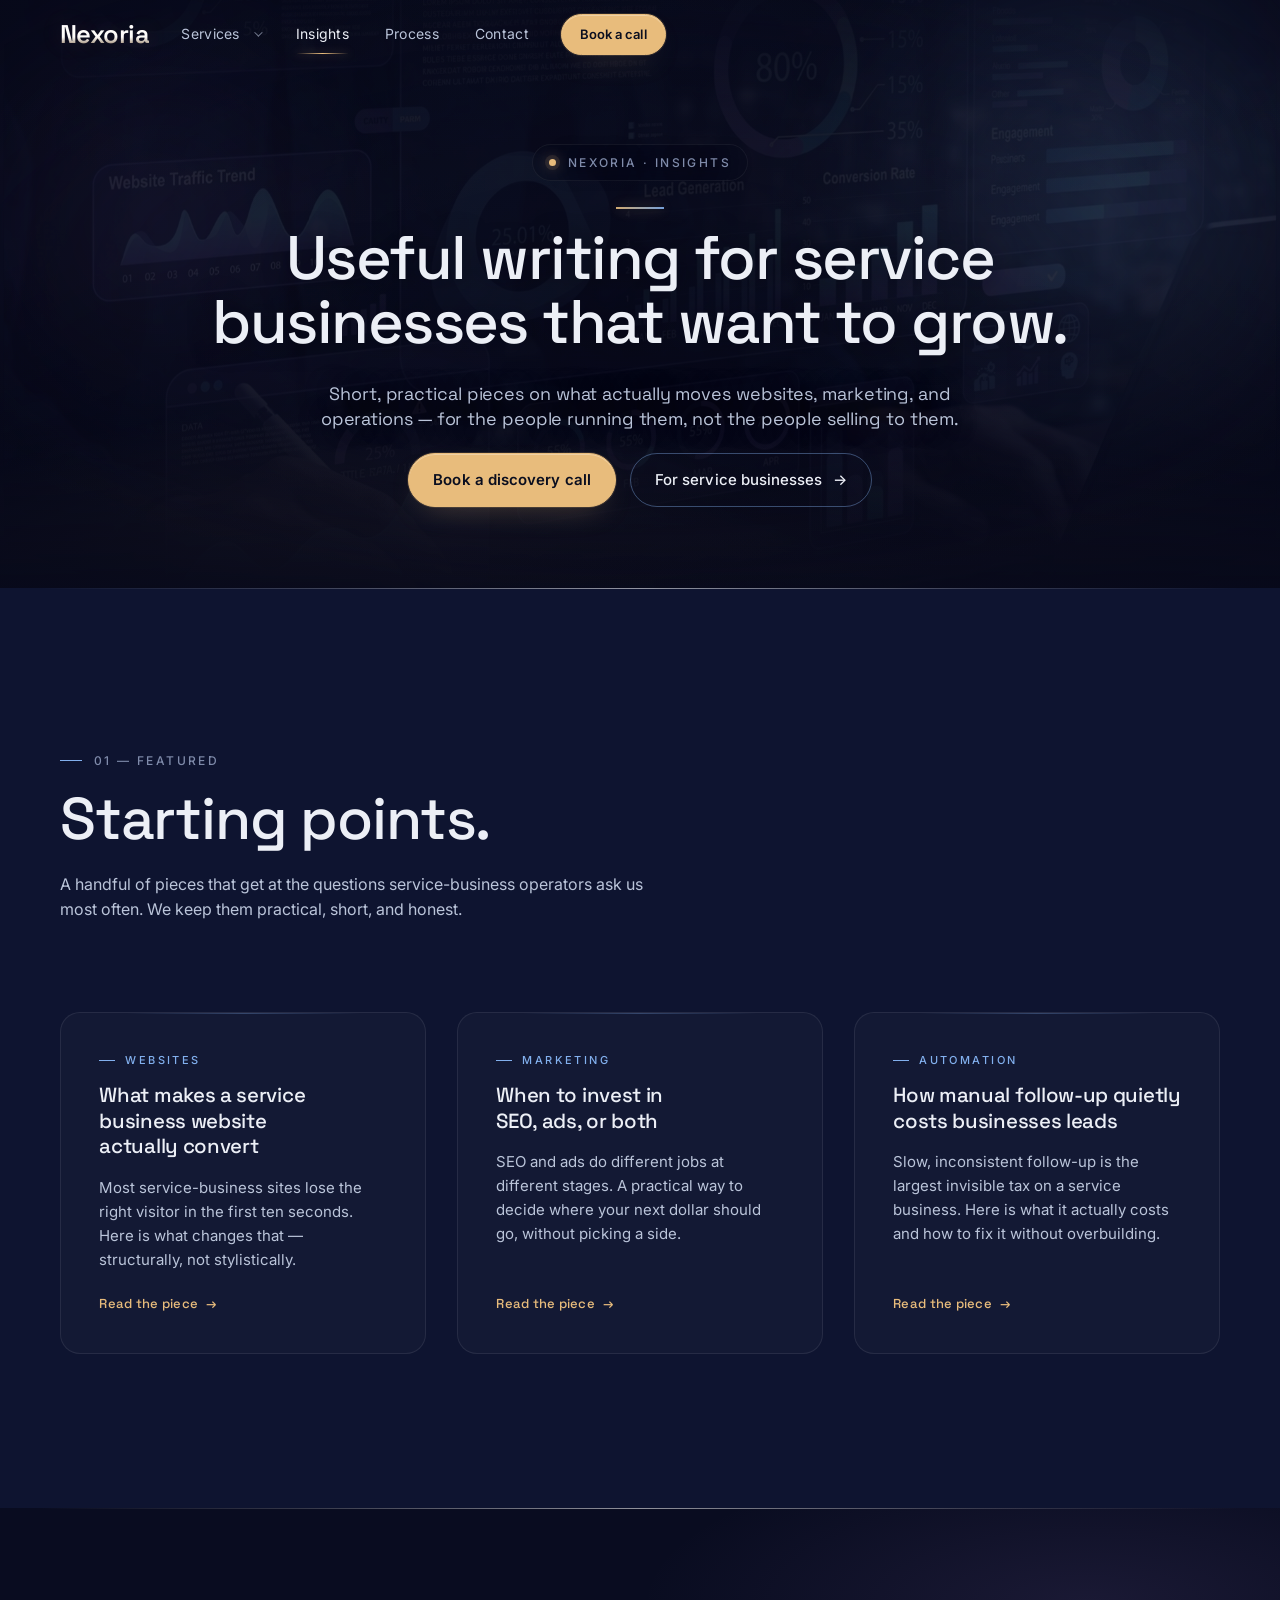
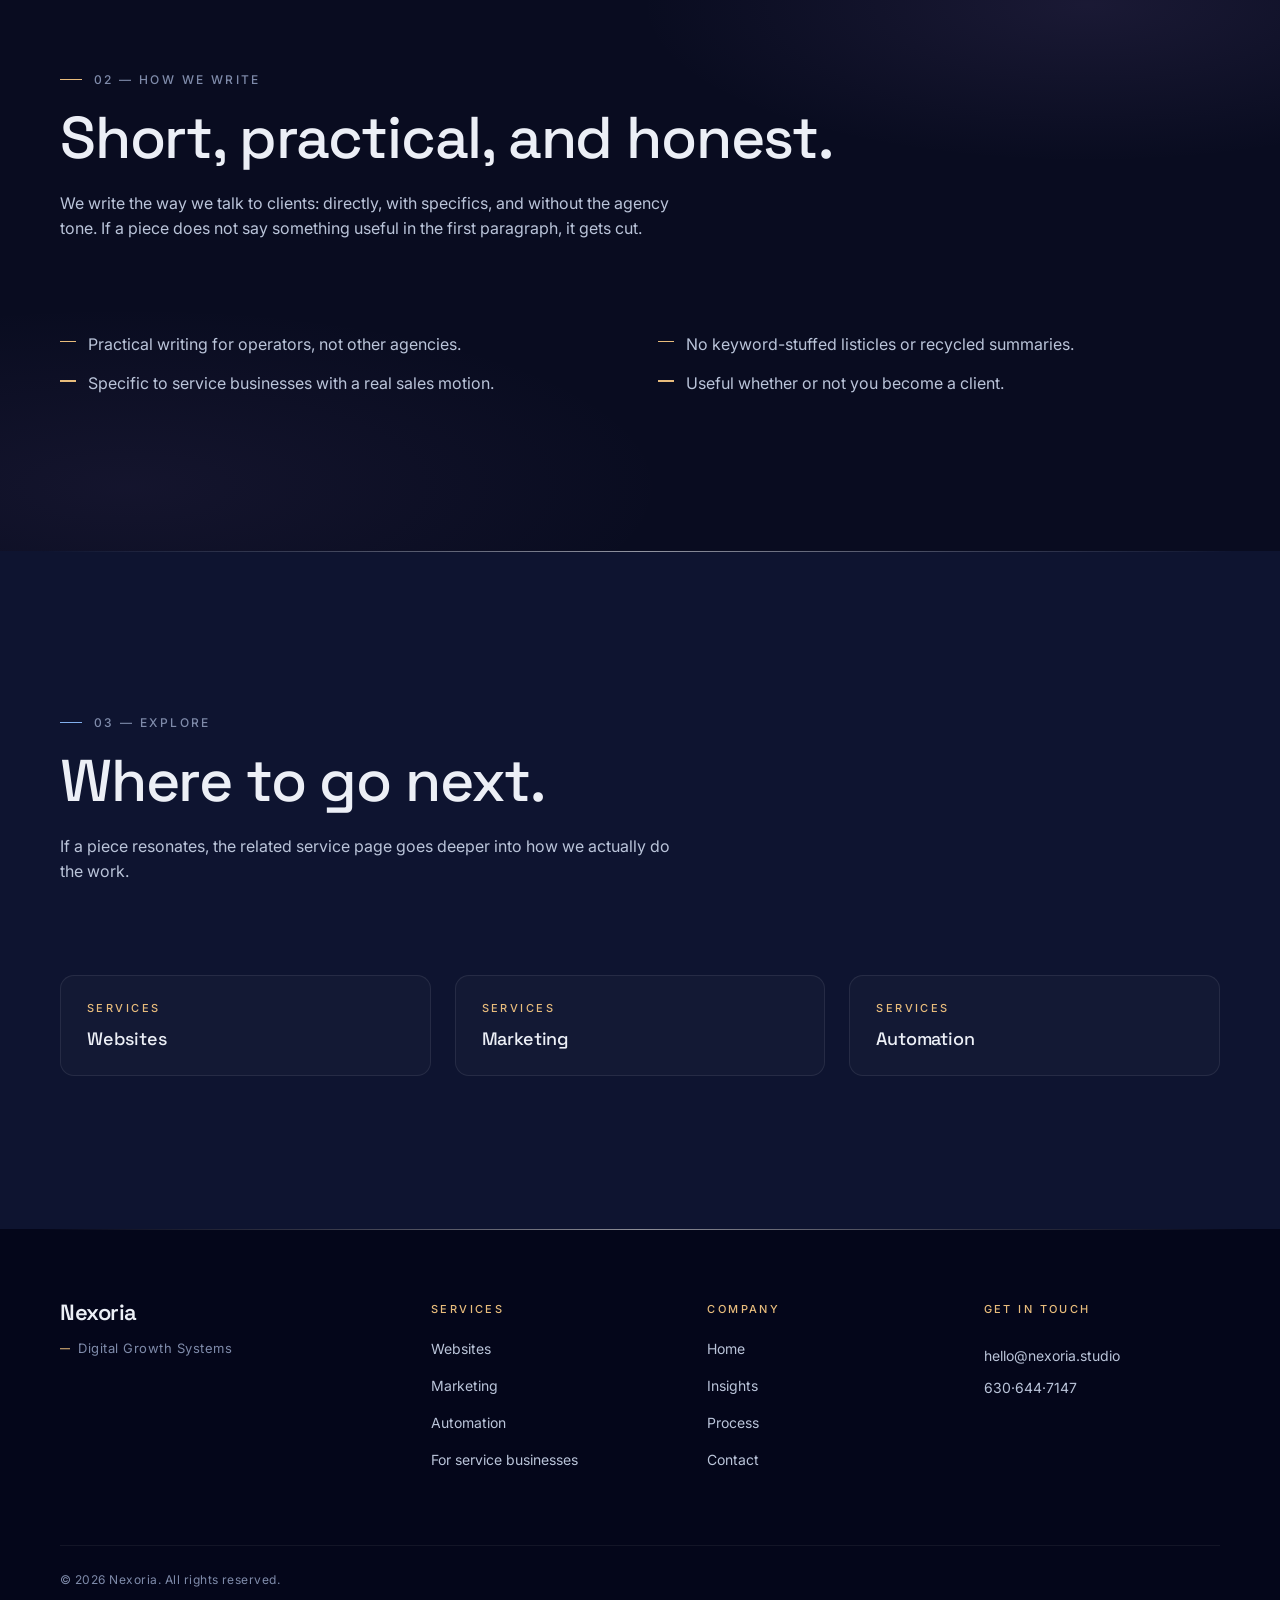
<file: insights.html>
<!doctype html>
<html lang="en">
<head>
  <meta charset="utf-8" />
  <meta name="viewport" content="width=device-width, initial-scale=1, viewport-fit=cover" />
  <title>Insights — Practical Writing on Websites, Marketing &amp; Operations — Nexoria</title>
  <meta name="description" content="Useful, practical writing for service-business operators on websites, marketing, automation, and growth. No filler, no hype." />
  <meta name="theme-color" content="#07091A" />

  <meta property="og:type" content="website" />
  <meta property="og:title" content="Nexoria — Insights" />
  <meta property="og:description" content="Practical writing on websites, marketing, automation, and how to make growth feel less chaotic." />
  <meta property="og:image" content="https://nexoria.studio/assets/nexoria-logo-icon.png" />

  <link rel="icon" type="image/png" href="assets/nexoria-logo-icon.png" />
  <link rel="apple-touch-icon" href="assets/nexoria-logo-icon.png" />

  <link rel="preconnect" href="https://fonts.googleapis.com" />
  <link rel="preconnect" href="https://fonts.gstatic.com" crossorigin />
  <link href="https://fonts.googleapis.com/css2?family=Inter:wght@300;400;500;600&family=Space+Grotesk:wght@400;500;600;700&display=swap" rel="stylesheet" />

  <link rel="stylesheet" href="style.css" />
</head>
<body>
  <a class="skip-link" href="#main">Skip to content</a>

  <header class="site-header" id="siteHeader">
    <div class="container header-inner">
      <a class="brand" href="index.html" aria-label="Nexoria — home"><span class="brand-name">Nexoria</span></a>
      <nav class="site-nav" aria-label="Primary">
        <ul>
          <li class="has-dropdown">
            <button class="dropdown-trigger" type="button" aria-haspopup="true" aria-expanded="false" aria-controls="servicesDropdown">Services</button>
            <div class="dropdown" id="servicesDropdown" role="menu">
              <a href="websites.html" role="menuitem">Websites</a>
              <a href="marketing.html" role="menuitem">Marketing</a>
              <a href="automation.html" role="menuitem">Automation</a>
              <div class="dropdown-divider" role="separator"></div>
              <a href="service-businesses.html" role="menuitem">For service businesses</a>
            </div>
          </li>
          <li><a href="insights.html" aria-current="page">Insights</a></li>
          <li><a href="index.html#process">Process</a></li>
          <li><a href="index.html#contact">Contact</a></li>
        </ul>
      </nav>
      <a class="btn btn-primary header-cta" href="index.html#contact">Book a call</a>
      <button class="nav-toggle" id="navToggle" aria-label="Open menu" aria-expanded="false" aria-controls="mobileNav"><span></span><span></span><span></span></button>
    </div>
    <div class="mobile-nav" id="mobileNav" hidden>
      <ul>
        <li>
          <span class="mobile-section-label">Services</span>
          <ul class="mobile-sub">
            <li><a href="websites.html">Websites</a></li>
            <li><a href="marketing.html">Marketing</a></li>
            <li><a href="automation.html">Automation</a></li>
            <li><a href="service-businesses.html">For service businesses</a></li>
          </ul>
        </li>
        <li><a href="insights.html" aria-current="page">Insights</a></li>
        <li><a href="index.html#process">Process</a></li>
        <li><a href="index.html#contact">Contact</a></li>
        <li><a class="btn btn-primary" href="index.html#contact">Book a call</a></li>
      </ul>
    </div>
  </header>

  <main id="main">
    <!-- ============ HERO ============ -->
    <section class="hero hero--sub" id="top" aria-labelledby="pageHeading">
      <div class="hero-bg" aria-hidden="true">
        <div class="grid-layer" data-parallax="0.12"></div>
        <div class="hero-aurora"></div>
        <div class="hero-glow"></div>
        <div class="hero-horizon"></div>
        <div class="hero-vignette"></div>
      </div>

      <div class="container hero-inner">
        <p class="eyebrow">
          <span class="eyebrow-dot" aria-hidden="true"></span>
          Nexoria &middot; Insights
        </p>

        <h1 class="hero-heading" id="pageHeading">
          Useful writing for service businesses that want to grow.
        </h1>

        <p class="hero-tagline">
          Short, practical pieces on what actually moves websites, marketing, and operations &mdash; for the people running them, not the people selling to them.
        </p>

        <div class="hero-actions">
          <a class="btn btn-primary" href="index.html#contact">Book a discovery call</a>
          <a class="btn btn-ghost" href="service-businesses.html">For service businesses <span aria-hidden="true">&rarr;</span></a>
        </div>
      </div>
    </section>

    <!-- ============ FEATURED ARTICLES ============ -->
    <section class="services section--light" aria-labelledby="articlesHeading">
      <div class="container">
        <header class="section-head">
          <p class="section-kicker">01 &mdash; Featured</p>
          <h2 class="section-title" id="articlesHeading">
            Starting points.
          </h2>
          <p class="section-lede">
            A handful of pieces that get at the questions service-business operators ask us most often. We keep them practical, short, and honest.
          </p>
        </header>

        <div class="insight-grid">
          <a class="insight-card" href="insights/service-business-website-conversion.html">
            <p class="insight-card-tag">Websites</p>
            <h3 class="insight-card-title">What makes a service business website actually convert</h3>
            <p class="insight-card-desc">Most service-business sites lose the right visitor in the first ten seconds. Here is what changes that &mdash; structurally, not stylistically.</p>
            <span class="insight-card-cta">Read the piece <span aria-hidden="true">&rarr;</span></span>
          </a>

          <a class="insight-card" href="insights/seo-vs-ads-for-service-businesses.html">
            <p class="insight-card-tag">Marketing</p>
            <h3 class="insight-card-title">When to invest in SEO, ads, or both</h3>
            <p class="insight-card-desc">SEO and ads do different jobs at different stages. A practical way to decide where your next dollar should go, without picking a side.</p>
            <span class="insight-card-cta">Read the piece <span aria-hidden="true">&rarr;</span></span>
          </a>

          <a class="insight-card" href="insights/manual-follow-up-costs-leads.html">
            <p class="insight-card-tag">Automation</p>
            <h3 class="insight-card-title">How manual follow-up quietly costs businesses leads</h3>
            <p class="insight-card-desc">Slow, inconsistent follow-up is the largest invisible tax on a service business. Here is what it actually costs and how to fix it without overbuilding.</p>
            <span class="insight-card-cta">Read the piece <span aria-hidden="true">&rarr;</span></span>
          </a>
        </div>
      </div>
    </section>

    <!-- ============ HOW WE WRITE ============ -->
    <section class="problems section--dark" aria-labelledby="aboutHeading">
      <div class="container">
        <header class="section-head">
          <p class="section-kicker">02 &mdash; How we write</p>
          <h2 class="section-title" id="aboutHeading">
            Short, practical, and honest.
          </h2>
          <p class="section-lede">
            We write the way we talk to clients: directly, with specifics, and without the agency tone. If a piece does not say something useful in the first paragraph, it gets cut.
          </p>
        </header>

        <ul class="outcome-list" role="list">
          <li>Practical writing for operators, not other agencies.</li>
          <li>No keyword-stuffed listicles or recycled summaries.</li>
          <li>Specific to service businesses with a real sales motion.</li>
          <li>Useful whether or not you become a client.</li>
        </ul>
      </div>
    </section>

    <!-- ============ EXPLORE SERVICES ============ -->
    <section class="services section--light" aria-labelledby="exploreHeading">
      <div class="container">
        <header class="section-head">
          <p class="section-kicker">03 &mdash; Explore</p>
          <h2 class="section-title" id="exploreHeading">
            Where to go next.
          </h2>
          <p class="section-lede">
            If a piece resonates, the related service page goes deeper into how we actually do the work.
          </p>
        </header>

        <div class="related-grid">
          <a class="related-card" href="websites.html">
            <p class="related-card-label">Services</p>
            <p class="related-card-title">Websites</p>
          </a>
          <a class="related-card" href="marketing.html">
            <p class="related-card-label">Services</p>
            <p class="related-card-title">Marketing</p>
          </a>
          <a class="related-card" href="automation.html">
            <p class="related-card-label">Services</p>
            <p class="related-card-title">Automation</p>
          </a>
        </div>
      </div>
    </section>
  </main>

  <footer class="site-footer">
    <div class="container footer-inner">
      <div class="footer-brand">
        <a class="brand" href="index.html" aria-label="Nexoria — home"><span class="brand-name brand-name--footer">Nexoria</span></a>
        <p class="footer-tag">Digital Growth Systems</p>
      </div>
      <nav class="footer-nav" aria-label="Footer — Services">
        <p class="footer-nav-label">Services</p>
        <ul>
          <li><a href="websites.html">Websites</a></li>
          <li><a href="marketing.html">Marketing</a></li>
          <li><a href="automation.html">Automation</a></li>
          <li><a href="service-businesses.html">For service businesses</a></li>
        </ul>
      </nav>
      <nav class="footer-nav" aria-label="Footer — Company">
        <p class="footer-nav-label">Company</p>
        <ul>
          <li><a href="index.html">Home</a></li>
          <li><a href="insights.html">Insights</a></li>
          <li><a href="index.html#process">Process</a></li>
          <li><a href="index.html#contact">Contact</a></li>
        </ul>
      </nav>
      <div class="footer-contact">
        <p class="footer-nav-label">Get in touch</p>
        <a href="mailto:hello@nexoria.studio">hello@nexoria.studio</a>
        <a href="tel:+16306447147">630&middot;644&middot;7147</a>
      </div>
      <p class="footer-fine">&copy; <span id="year">2026</span> Nexoria. All rights reserved.</p>
    </div>
  </footer>

  <script src="script.js" defer></script>
</body>
</html>
</file>
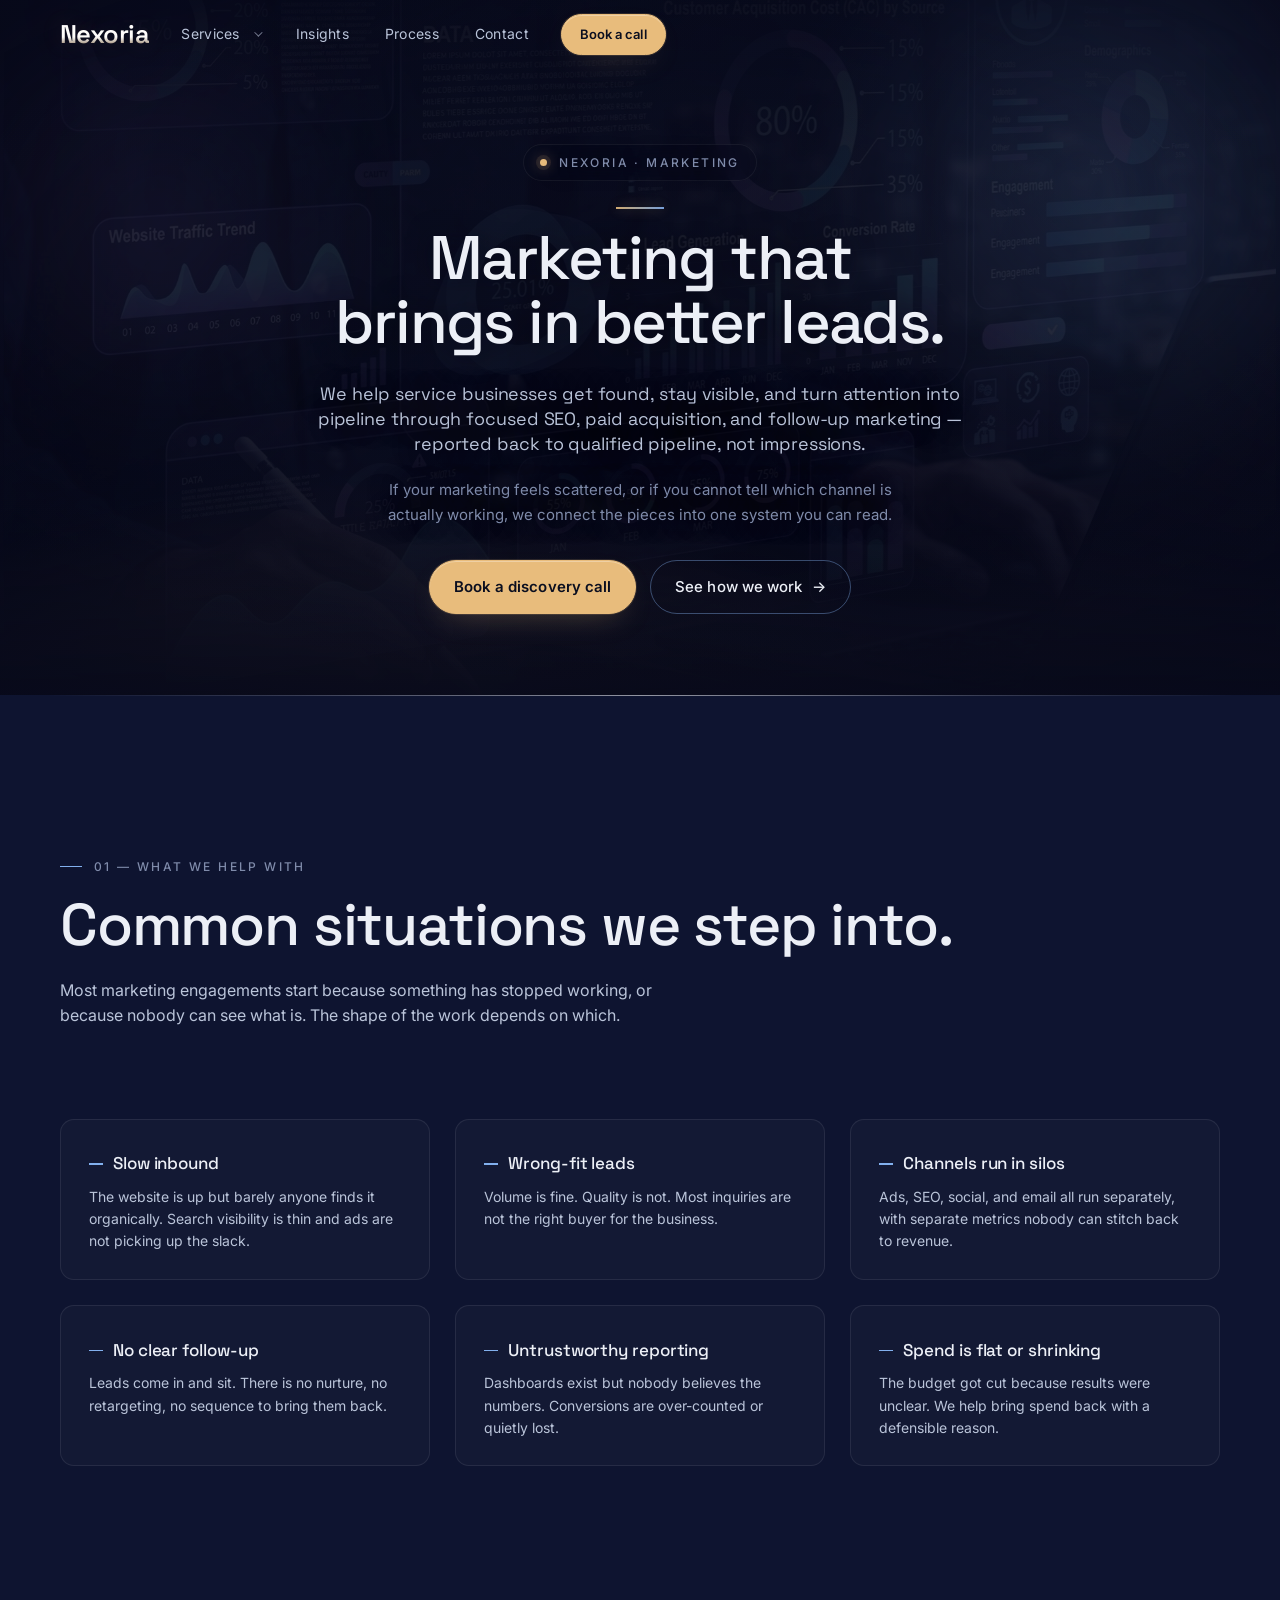
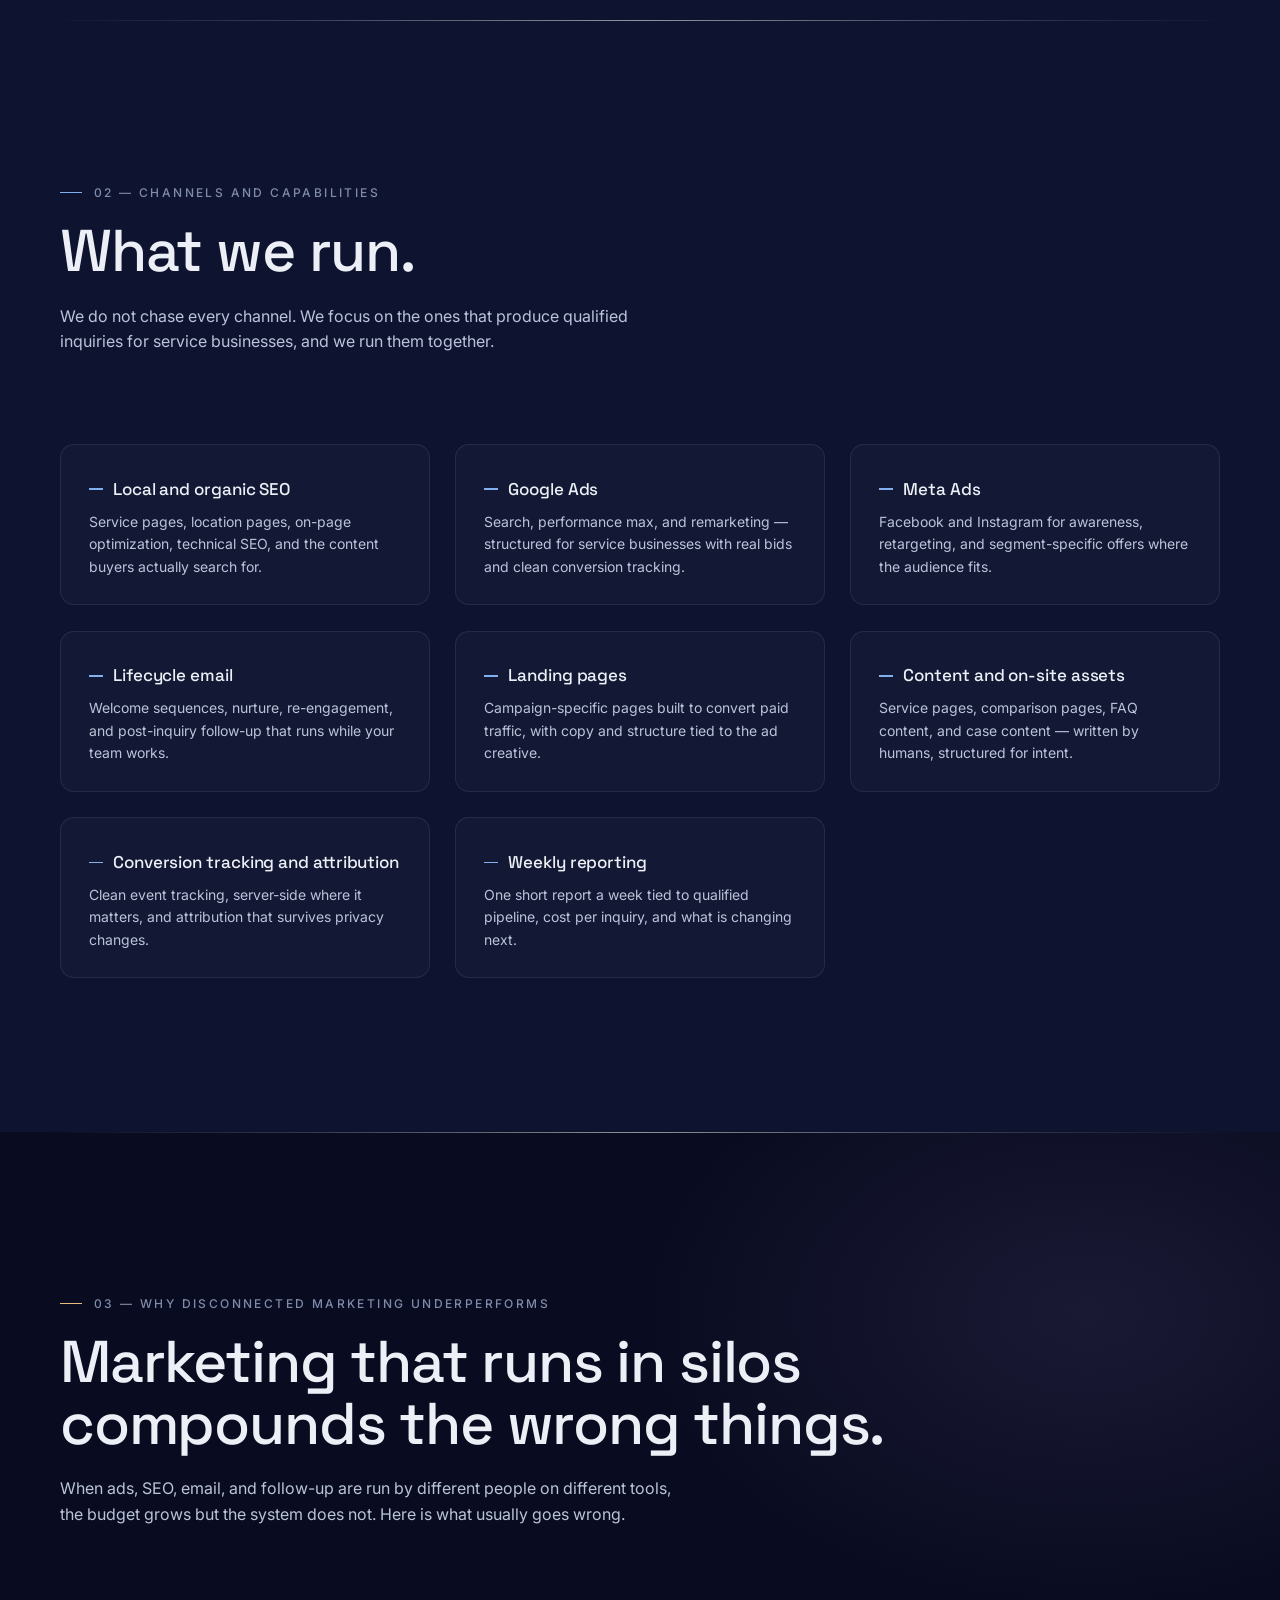
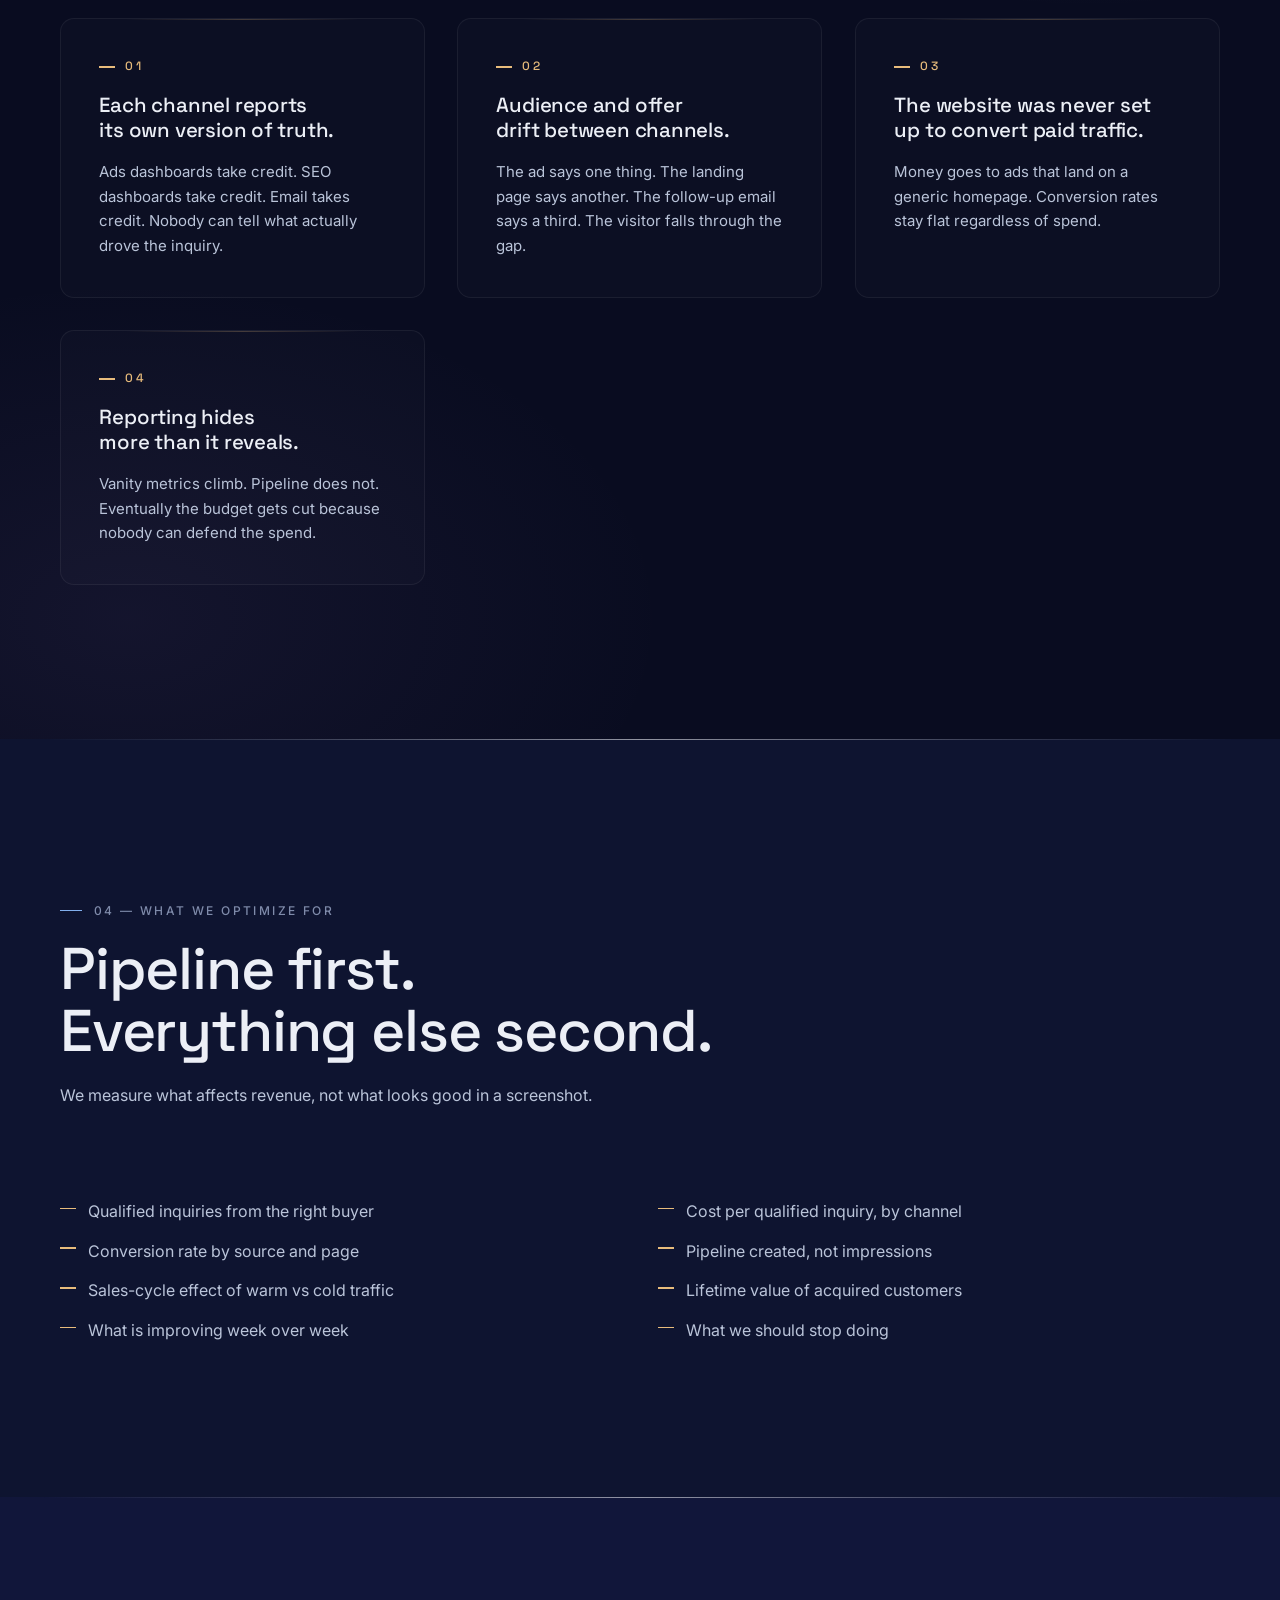
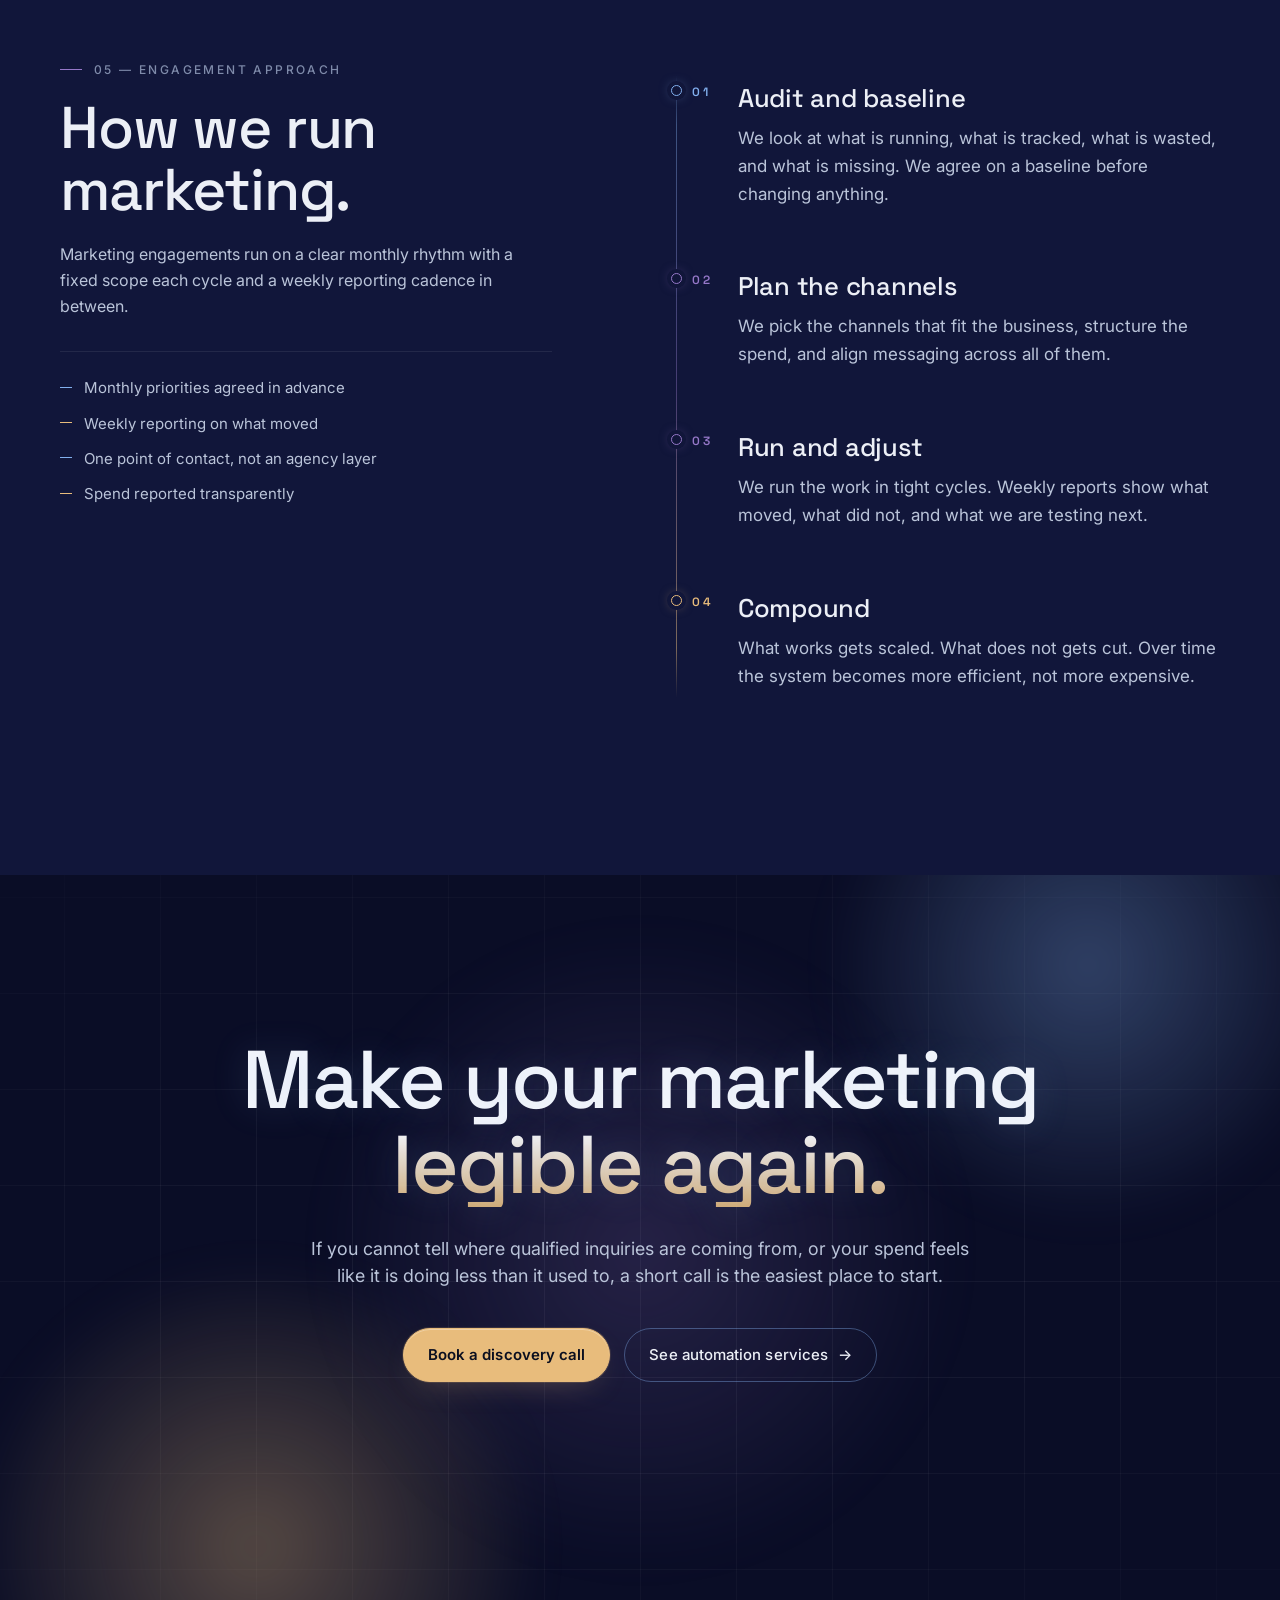
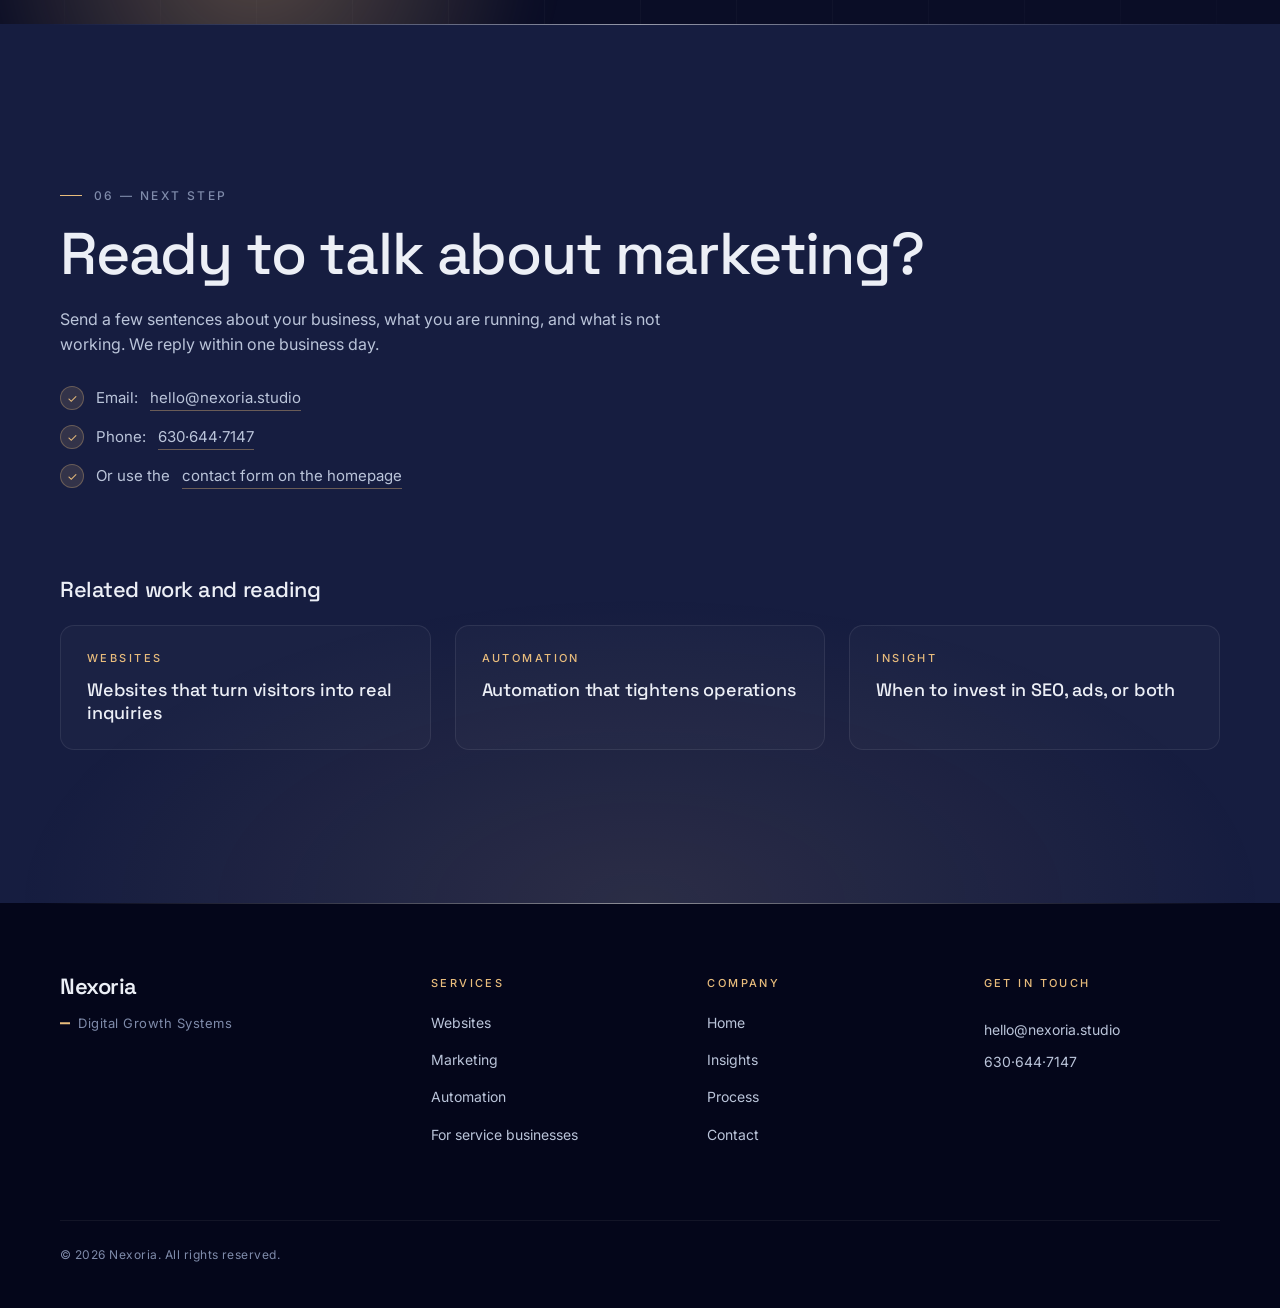
<file: marketing.html>
<!doctype html>
<html lang="en">
<head>
  <meta charset="utf-8" />
  <meta name="viewport" content="width=device-width, initial-scale=1, viewport-fit=cover" />
  <title>Marketing for Service Businesses — SEO, Ads &amp; Lead Generation — Nexoria</title>
  <meta name="description" content="Focused SEO, paid acquisition, and lifecycle follow-up that work together as one pipeline — built around qualified pipeline, not vanity metrics." />
  <meta name="theme-color" content="#07091A" />

  <meta property="og:type" content="website" />
  <meta property="og:title" content="Nexoria — Marketing" />
  <meta property="og:description" content="Marketing that ties back to revenue — SEO, ads, and follow-up working as one connected pipeline." />
  <meta property="og:image" content="https://nexoria.studio/assets/nexoria-logo-icon.png" />

  <link rel="icon" type="image/png" href="assets/nexoria-logo-icon.png" />
  <link rel="apple-touch-icon" href="assets/nexoria-logo-icon.png" />

  <link rel="preconnect" href="https://fonts.googleapis.com" />
  <link rel="preconnect" href="https://fonts.gstatic.com" crossorigin />
  <link href="https://fonts.googleapis.com/css2?family=Inter:wght@300;400;500;600&family=Space+Grotesk:wght@400;500;600;700&display=swap" rel="stylesheet" />

  <link rel="stylesheet" href="style.css" />
</head>
<body>
  <a class="skip-link" href="#main">Skip to content</a>

  <header class="site-header" id="siteHeader">
    <div class="container header-inner">
      <a class="brand" href="index.html" aria-label="Nexoria — home"><span class="brand-name">Nexoria</span></a>
      <nav class="site-nav" aria-label="Primary">
        <ul>
          <li class="has-dropdown">
            <button class="dropdown-trigger" type="button" aria-haspopup="true" aria-expanded="false" aria-controls="servicesDropdown">Services</button>
            <div class="dropdown" id="servicesDropdown" role="menu">
              <a href="websites.html" role="menuitem">Websites</a>
              <a href="marketing.html" role="menuitem" aria-current="page">Marketing</a>
              <a href="automation.html" role="menuitem">Automation</a>
              <div class="dropdown-divider" role="separator"></div>
              <a href="service-businesses.html" role="menuitem">For service businesses</a>
            </div>
          </li>
          <li><a href="insights.html">Insights</a></li>
          <li><a href="index.html#process">Process</a></li>
          <li><a href="index.html#contact">Contact</a></li>
        </ul>
      </nav>
      <a class="btn btn-primary header-cta" href="index.html#contact">Book a call</a>
      <button class="nav-toggle" id="navToggle" aria-label="Open menu" aria-expanded="false" aria-controls="mobileNav"><span></span><span></span><span></span></button>
    </div>
    <div class="mobile-nav" id="mobileNav" hidden>
      <ul>
        <li>
          <span class="mobile-section-label">Services</span>
          <ul class="mobile-sub">
            <li><a href="websites.html">Websites</a></li>
            <li><a href="marketing.html" aria-current="page">Marketing</a></li>
            <li><a href="automation.html">Automation</a></li>
            <li><a href="service-businesses.html">For service businesses</a></li>
          </ul>
        </li>
        <li><a href="insights.html">Insights</a></li>
        <li><a href="index.html#process">Process</a></li>
        <li><a href="index.html#contact">Contact</a></li>
        <li><a class="btn btn-primary" href="index.html#contact">Book a call</a></li>
      </ul>
    </div>
  </header>

  <main id="main">
    <!-- ============ HERO ============ -->
    <section class="hero hero--sub" id="top" aria-labelledby="pageHeading">
      <div class="hero-bg" aria-hidden="true">
        <div class="grid-layer" data-parallax="0.12"></div>
        <div class="hero-aurora"></div>
        <div class="hero-glow"></div>
        <div class="hero-horizon"></div>
        <div class="hero-vignette"></div>
      </div>

      <div class="container hero-inner">
        <p class="eyebrow">
          <span class="eyebrow-dot" aria-hidden="true"></span>
          Nexoria &middot; Marketing
        </p>

        <h1 class="hero-heading" id="pageHeading">
          Marketing that brings in better leads.
        </h1>

        <p class="hero-tagline">
          We help service businesses get found, stay visible, and turn attention into pipeline through focused SEO, paid acquisition, and follow-up marketing &mdash; reported back to qualified pipeline, not impressions.
        </p>

        <p class="hero-sub">
          If your marketing feels scattered, or if you cannot tell which channel is actually working, we connect the pieces into one system you can read.
        </p>

        <div class="hero-actions">
          <a class="btn btn-primary" href="index.html#contact">Book a discovery call</a>
          <a class="btn btn-ghost" href="index.html#process">See how we work <span aria-hidden="true">&rarr;</span></a>
        </div>
      </div>
    </section>

    <!-- ============ WHAT WE HELP WITH ============ -->
    <section class="services section--light" aria-labelledby="helpHeading">
      <div class="container">
        <header class="section-head">
          <p class="section-kicker">01 &mdash; What we help with</p>
          <h2 class="section-title" id="helpHeading">
            Common situations we step into.
          </h2>
          <p class="section-lede">
            Most marketing engagements start because something has stopped working, or because nobody can see what is. The shape of the work depends on which.
          </p>
        </header>

        <ul class="capability-grid" role="list">
          <li class="capability">
            <h4>Slow inbound</h4>
            <p>The website is up but barely anyone finds it organically. Search visibility is thin and ads are not picking up the slack.</p>
          </li>
          <li class="capability">
            <h4>Wrong-fit leads</h4>
            <p>Volume is fine. Quality is not. Most inquiries are not the right buyer for the business.</p>
          </li>
          <li class="capability">
            <h4>Channels run in silos</h4>
            <p>Ads, SEO, social, and email all run separately, with separate metrics nobody can stitch back to revenue.</p>
          </li>
          <li class="capability">
            <h4>No clear follow-up</h4>
            <p>Leads come in and sit. There is no nurture, no retargeting, no sequence to bring them back.</p>
          </li>
          <li class="capability">
            <h4>Untrustworthy reporting</h4>
            <p>Dashboards exist but nobody believes the numbers. Conversions are over-counted or quietly lost.</p>
          </li>
          <li class="capability">
            <h4>Spend is flat or shrinking</h4>
            <p>The budget got cut because results were unclear. We help bring spend back with a defensible reason.</p>
          </li>
        </ul>
      </div>
    </section>

    <!-- ============ CHANNELS / CAPABILITIES ============ -->
    <section class="services section--dark" aria-labelledby="channelsHeading" style="background: var(--bg-services);">
      <div class="container">
        <header class="section-head">
          <p class="section-kicker">02 &mdash; Channels and capabilities</p>
          <h2 class="section-title" id="channelsHeading">
            What we run.
          </h2>
          <p class="section-lede">
            We do not chase every channel. We focus on the ones that produce qualified inquiries for service businesses, and we run them together.
          </p>
        </header>

        <ul class="capability-grid" role="list">
          <li class="capability">
            <h4>Local and organic SEO</h4>
            <p>Service pages, location pages, on-page optimization, technical SEO, and the content buyers actually search for.</p>
          </li>
          <li class="capability">
            <h4>Google Ads</h4>
            <p>Search, performance max, and remarketing &mdash; structured for service businesses with real bids and clean conversion tracking.</p>
          </li>
          <li class="capability">
            <h4>Meta Ads</h4>
            <p>Facebook and Instagram for awareness, retargeting, and segment-specific offers where the audience fits.</p>
          </li>
          <li class="capability">
            <h4>Lifecycle email</h4>
            <p>Welcome sequences, nurture, re-engagement, and post-inquiry follow-up that runs while your team works.</p>
          </li>
          <li class="capability">
            <h4>Landing pages</h4>
            <p>Campaign-specific pages built to convert paid traffic, with copy and structure tied to the ad creative.</p>
          </li>
          <li class="capability">
            <h4>Content and on-site assets</h4>
            <p>Service pages, comparison pages, FAQ content, and case content &mdash; written by humans, structured for intent.</p>
          </li>
          <li class="capability">
            <h4>Conversion tracking and attribution</h4>
            <p>Clean event tracking, server-side where it matters, and attribution that survives privacy changes.</p>
          </li>
          <li class="capability">
            <h4>Weekly reporting</h4>
            <p>One short report a week tied to qualified pipeline, cost per inquiry, and what is changing next.</p>
          </li>
        </ul>
      </div>
    </section>

    <!-- ============ WHY DISCONNECTED MARKETING UNDERPERFORMS ============ -->
    <section class="problems section--dark" aria-labelledby="whyHeading">
      <div class="container">
        <header class="section-head">
          <p class="section-kicker">03 &mdash; Why disconnected marketing underperforms</p>
          <h2 class="section-title" id="whyHeading">
            Marketing that runs in silos compounds the wrong things.
          </h2>
          <p class="section-lede">
            When ads, SEO, email, and follow-up are run by different people on different tools, the budget grows but the system does not. Here is what usually goes wrong.
          </p>
        </header>

        <ul class="problem-grid" role="list">
          <li class="problem">
            <span class="problem-num" aria-hidden="true">01</span>
            <h3 class="problem-title">Each channel reports its own version of truth.</h3>
            <p class="problem-desc">Ads dashboards take credit. SEO dashboards take credit. Email takes credit. Nobody can tell what actually drove the inquiry.</p>
          </li>
          <li class="problem">
            <span class="problem-num" aria-hidden="true">02</span>
            <h3 class="problem-title">Audience and offer drift between channels.</h3>
            <p class="problem-desc">The ad says one thing. The landing page says another. The follow-up email says a third. The visitor falls through the gap.</p>
          </li>
          <li class="problem">
            <span class="problem-num" aria-hidden="true">03</span>
            <h3 class="problem-title">The website was never set up to convert paid traffic.</h3>
            <p class="problem-desc">Money goes to ads that land on a generic homepage. Conversion rates stay flat regardless of spend.</p>
          </li>
          <li class="problem">
            <span class="problem-num" aria-hidden="true">04</span>
            <h3 class="problem-title">Reporting hides more than it reveals.</h3>
            <p class="problem-desc">Vanity metrics climb. Pipeline does not. Eventually the budget gets cut because nobody can defend the spend.</p>
          </li>
        </ul>
      </div>
    </section>

    <!-- ============ WHAT WE OPTIMIZE FOR ============ -->
    <section class="services section--light" aria-labelledby="optimizeHeading">
      <div class="container">
        <header class="section-head">
          <p class="section-kicker">04 &mdash; What we optimize for</p>
          <h2 class="section-title" id="optimizeHeading">
            Pipeline first. Everything else second.
          </h2>
          <p class="section-lede">
            We measure what affects revenue, not what looks good in a screenshot.
          </p>
        </header>

        <ul class="outcome-list" role="list">
          <li>Qualified inquiries from the right buyer</li>
          <li>Cost per qualified inquiry, by channel</li>
          <li>Conversion rate by source and page</li>
          <li>Pipeline created, not impressions</li>
          <li>Sales-cycle effect of warm vs cold traffic</li>
          <li>Lifetime value of acquired customers</li>
          <li>What is improving week over week</li>
          <li>What we should stop doing</li>
        </ul>
      </div>
    </section>

    <!-- ============ PROCESS ============ -->
    <section class="process section--light" aria-labelledby="processHeading" style="background: var(--bg-process);">
      <div class="container process-grid">
        <header class="section-head process-head">
          <p class="section-kicker">05 &mdash; Engagement approach</p>
          <h2 class="section-title" id="processHeading">
            How we run marketing.
          </h2>
          <p class="section-lede">
            Marketing engagements run on a clear monthly rhythm with a fixed scope each cycle and a weekly reporting cadence in between.
          </p>

          <ul class="trust-list" role="list">
            <li>Monthly priorities agreed in advance</li>
            <li>Weekly reporting on what moved</li>
            <li>One point of contact, not an agency layer</li>
            <li>Spend reported transparently</li>
          </ul>
        </header>

        <ol class="process-list" role="list">
          <li>
            <div class="process-num" aria-hidden="true">01</div>
            <div>
              <h3>Audit and baseline</h3>
              <p>We look at what is running, what is tracked, what is wasted, and what is missing. We agree on a baseline before changing anything.</p>
            </div>
          </li>
          <li>
            <div class="process-num" aria-hidden="true">02</div>
            <div>
              <h3>Plan the channels</h3>
              <p>We pick the channels that fit the business, structure the spend, and align messaging across all of them.</p>
            </div>
          </li>
          <li>
            <div class="process-num" aria-hidden="true">03</div>
            <div>
              <h3>Run and adjust</h3>
              <p>We run the work in tight cycles. Weekly reports show what moved, what did not, and what we are testing next.</p>
            </div>
          </li>
          <li>
            <div class="process-num" aria-hidden="true">04</div>
            <div>
              <h3>Compound</h3>
              <p>What works gets scaled. What does not gets cut. Over time the system becomes more efficient, not more expensive.</p>
            </div>
          </li>
        </ol>
      </div>
    </section>

    <!-- ============ SPLASH / CTA ============ -->
    <section class="splash" aria-labelledby="splashHeading">
      <div class="splash-bg" aria-hidden="true">
        <div class="splash-grid"></div>
        <div class="splash-glow splash-glow--warm"></div>
        <div class="splash-glow splash-glow--cool"></div>
        <div class="splash-glow splash-glow--plum"></div>
      </div>
      <div class="container splash-inner">
        <h2 class="splash-heading" id="splashHeading">
          Make your marketing legible again.
        </h2>
        <p class="splash-para">
          If you cannot tell where qualified inquiries are coming from, or your spend feels like it is doing less than it used to, a short call is the easiest place to start.
        </p>
        <div class="hero-actions">
          <a class="btn btn-primary" href="index.html#contact">Book a discovery call</a>
          <a class="btn btn-ghost" href="automation.html">See automation services <span aria-hidden="true">&rarr;</span></a>
        </div>
      </div>
    </section>

    <!-- ============ NEXT STEP ============ -->
    <section class="contact section--dark" id="contact" aria-labelledby="contactHeading">
      <div class="container">
        <header class="section-head">
          <p class="section-kicker">06 &mdash; Next step</p>
          <h2 class="section-title" id="contactHeading">
            Ready to talk about marketing?
          </h2>
          <p class="section-lede">
            Send a few sentences about your business, what you are running, and what is not working. We reply within one business day.
          </p>

          <ul class="contact-bullets" role="list">
            <li><span class="contact-bullet-mark" aria-hidden="true">&#10003;</span> Email: <a href="mailto:hello@nexoria.studio" style="color:inherit;border-bottom:1px solid rgba(232,188,124,0.4);">hello@nexoria.studio</a></li>
            <li><span class="contact-bullet-mark" aria-hidden="true">&#10003;</span> Phone: <a href="tel:+16306447147" style="color:inherit;border-bottom:1px solid rgba(232,188,124,0.4);">630&middot;644&middot;7147</a></li>
            <li><span class="contact-bullet-mark" aria-hidden="true">&#10003;</span> Or use the <a href="index.html#contact" style="color:inherit;border-bottom:1px solid rgba(232,188,124,0.4);">contact form on the homepage</a></li>
          </ul>
        </header>

        <h3 class="section-title" style="font-size: clamp(20px, 1.7vw, 26px); margin-top: 64px; margin-bottom: 24px;">Related work and reading</h3>
        <div class="related-grid">
          <a class="related-card" href="websites.html">
            <p class="related-card-label">Websites</p>
            <p class="related-card-title">Websites that turn visitors into real inquiries</p>
          </a>
          <a class="related-card" href="automation.html">
            <p class="related-card-label">Automation</p>
            <p class="related-card-title">Automation that tightens operations</p>
          </a>
          <a class="related-card" href="insights/seo-vs-ads-for-service-businesses.html">
            <p class="related-card-label">Insight</p>
            <p class="related-card-title">When to invest in SEO, ads, or both</p>
          </a>
        </div>
      </div>
    </section>
  </main>

  <footer class="site-footer">
    <div class="container footer-inner">
      <div class="footer-brand">
        <a class="brand" href="index.html" aria-label="Nexoria — home"><span class="brand-name brand-name--footer">Nexoria</span></a>
        <p class="footer-tag">Digital Growth Systems</p>
      </div>
      <nav class="footer-nav" aria-label="Footer — Services">
        <p class="footer-nav-label">Services</p>
        <ul>
          <li><a href="websites.html">Websites</a></li>
          <li><a href="marketing.html">Marketing</a></li>
          <li><a href="automation.html">Automation</a></li>
          <li><a href="service-businesses.html">For service businesses</a></li>
        </ul>
      </nav>
      <nav class="footer-nav" aria-label="Footer — Company">
        <p class="footer-nav-label">Company</p>
        <ul>
          <li><a href="index.html">Home</a></li>
          <li><a href="insights.html">Insights</a></li>
          <li><a href="index.html#process">Process</a></li>
          <li><a href="index.html#contact">Contact</a></li>
        </ul>
      </nav>
      <div class="footer-contact">
        <p class="footer-nav-label">Get in touch</p>
        <a href="mailto:hello@nexoria.studio">hello@nexoria.studio</a>
        <a href="tel:+16306447147">630&middot;644&middot;7147</a>
      </div>
      <p class="footer-fine">&copy; <span id="year">2026</span> Nexoria. All rights reserved.</p>
    </div>
  </footer>

  <script src="script.js" defer></script>
</body>
</html>
</file>
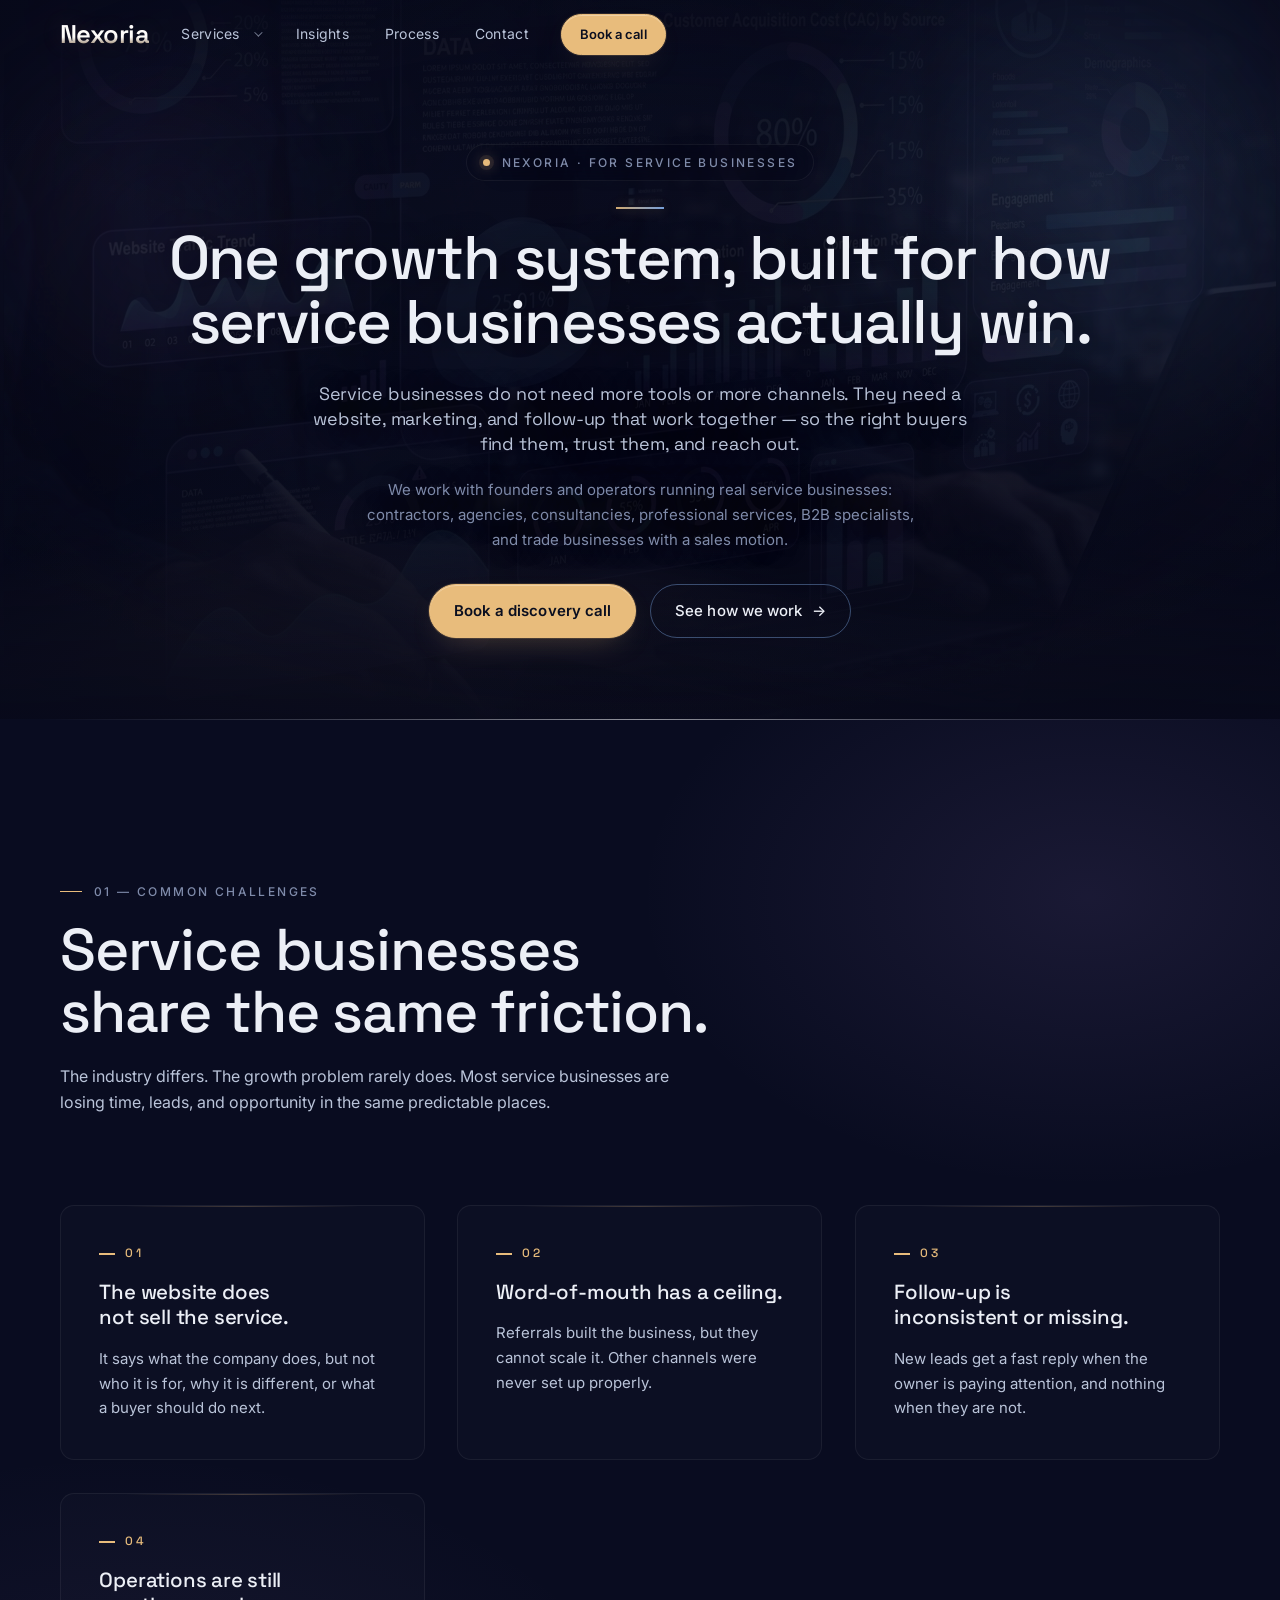
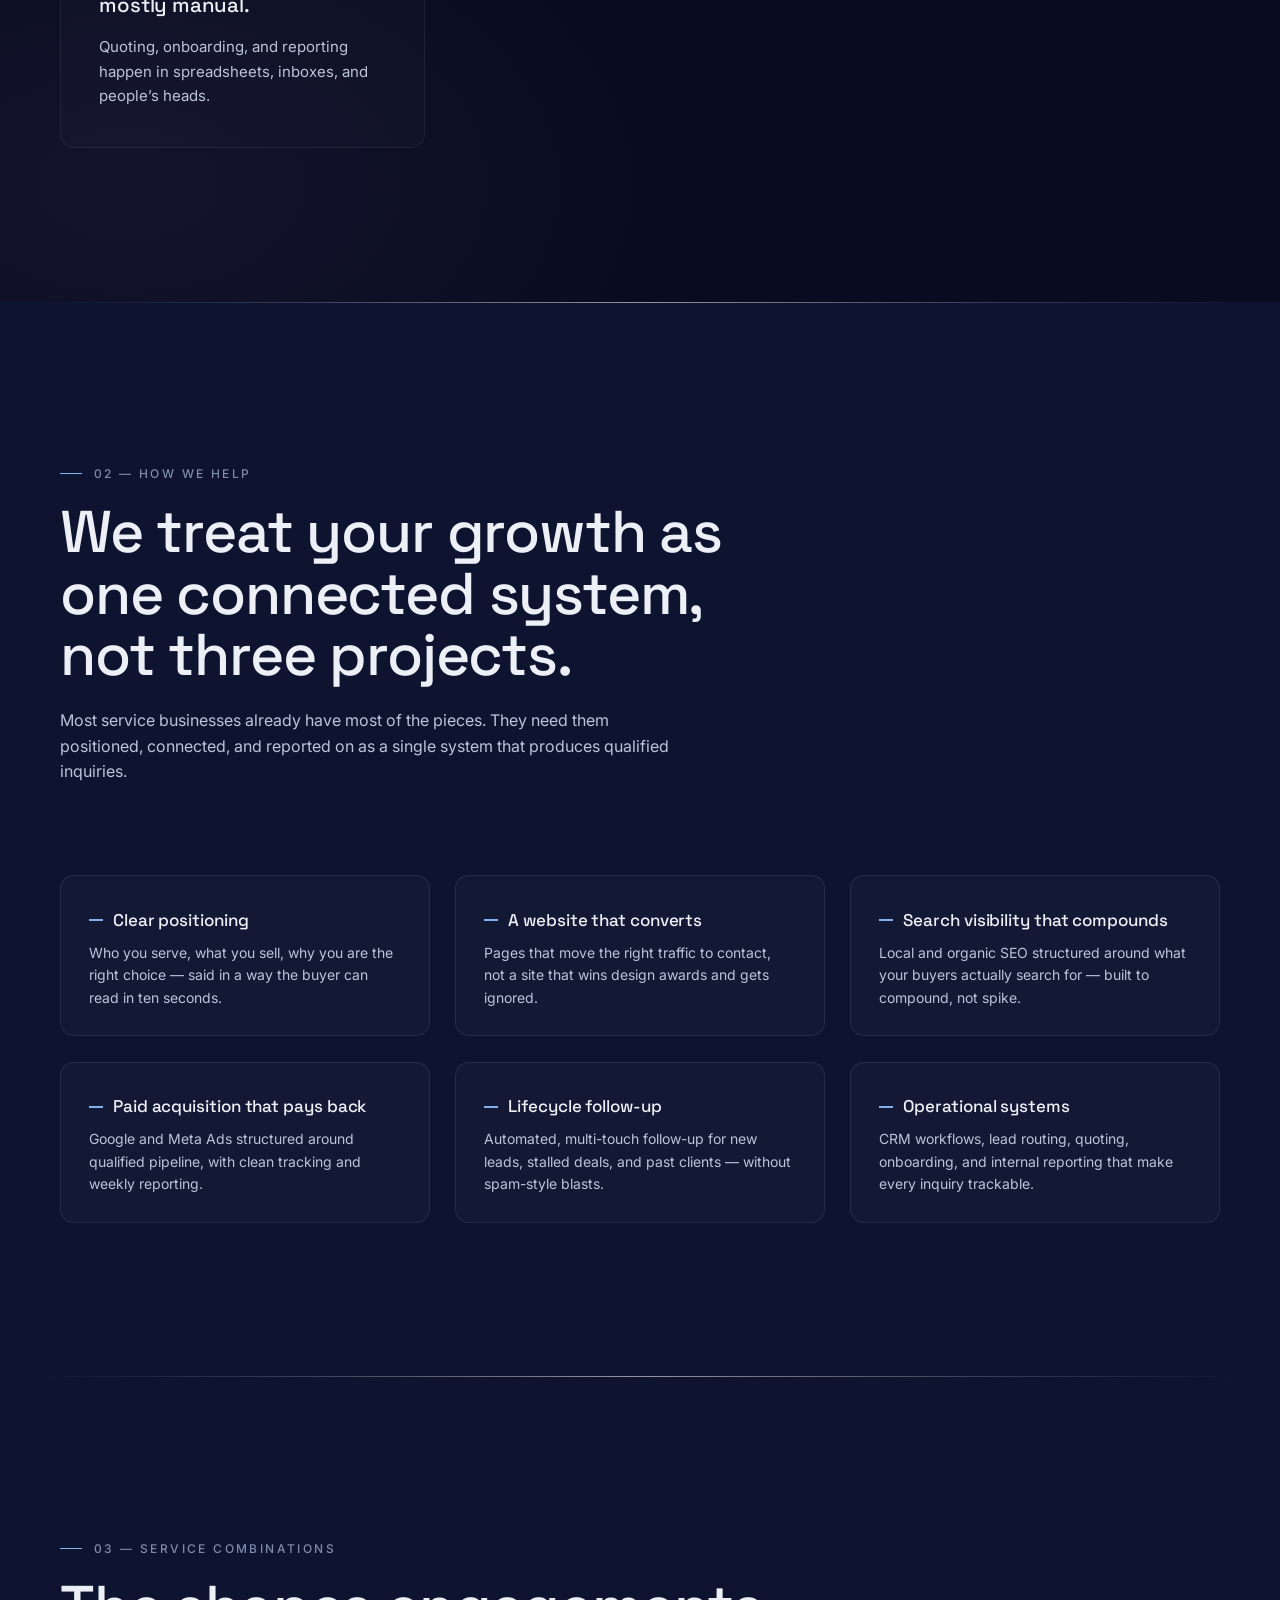
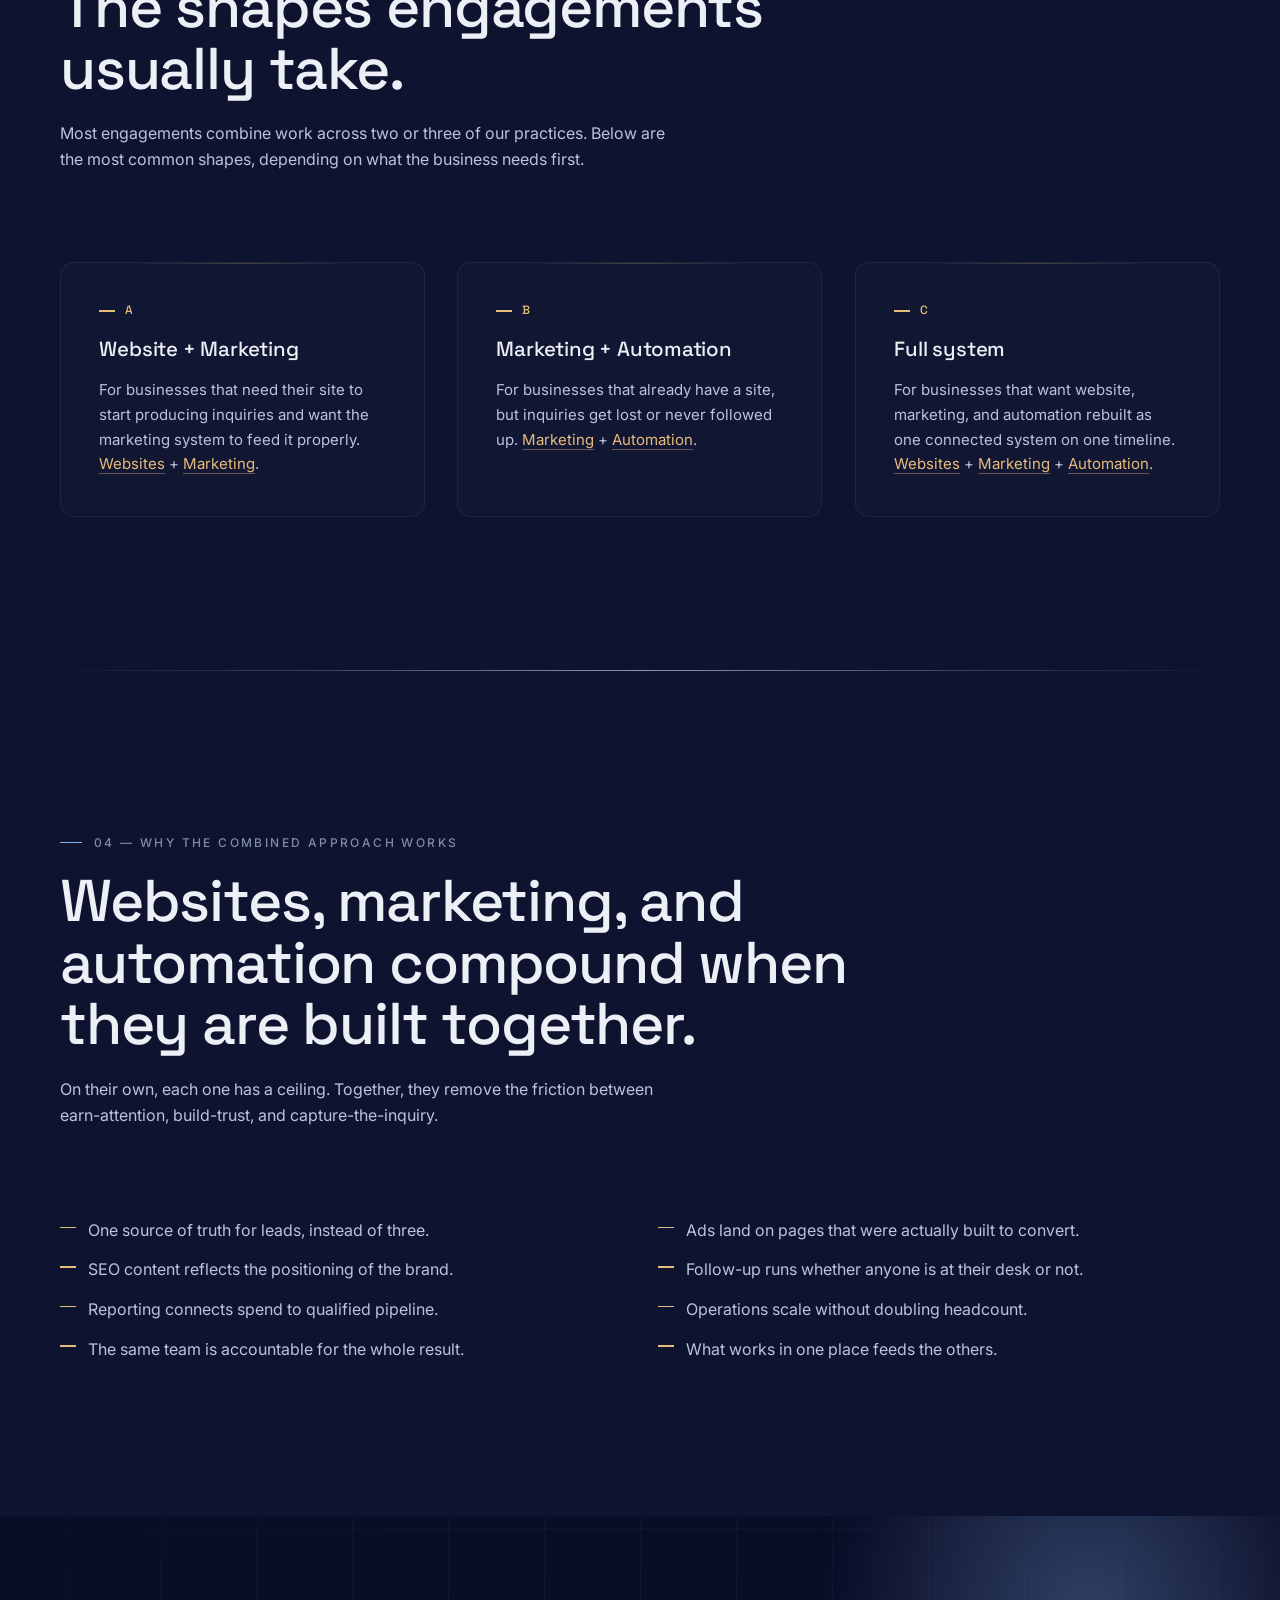
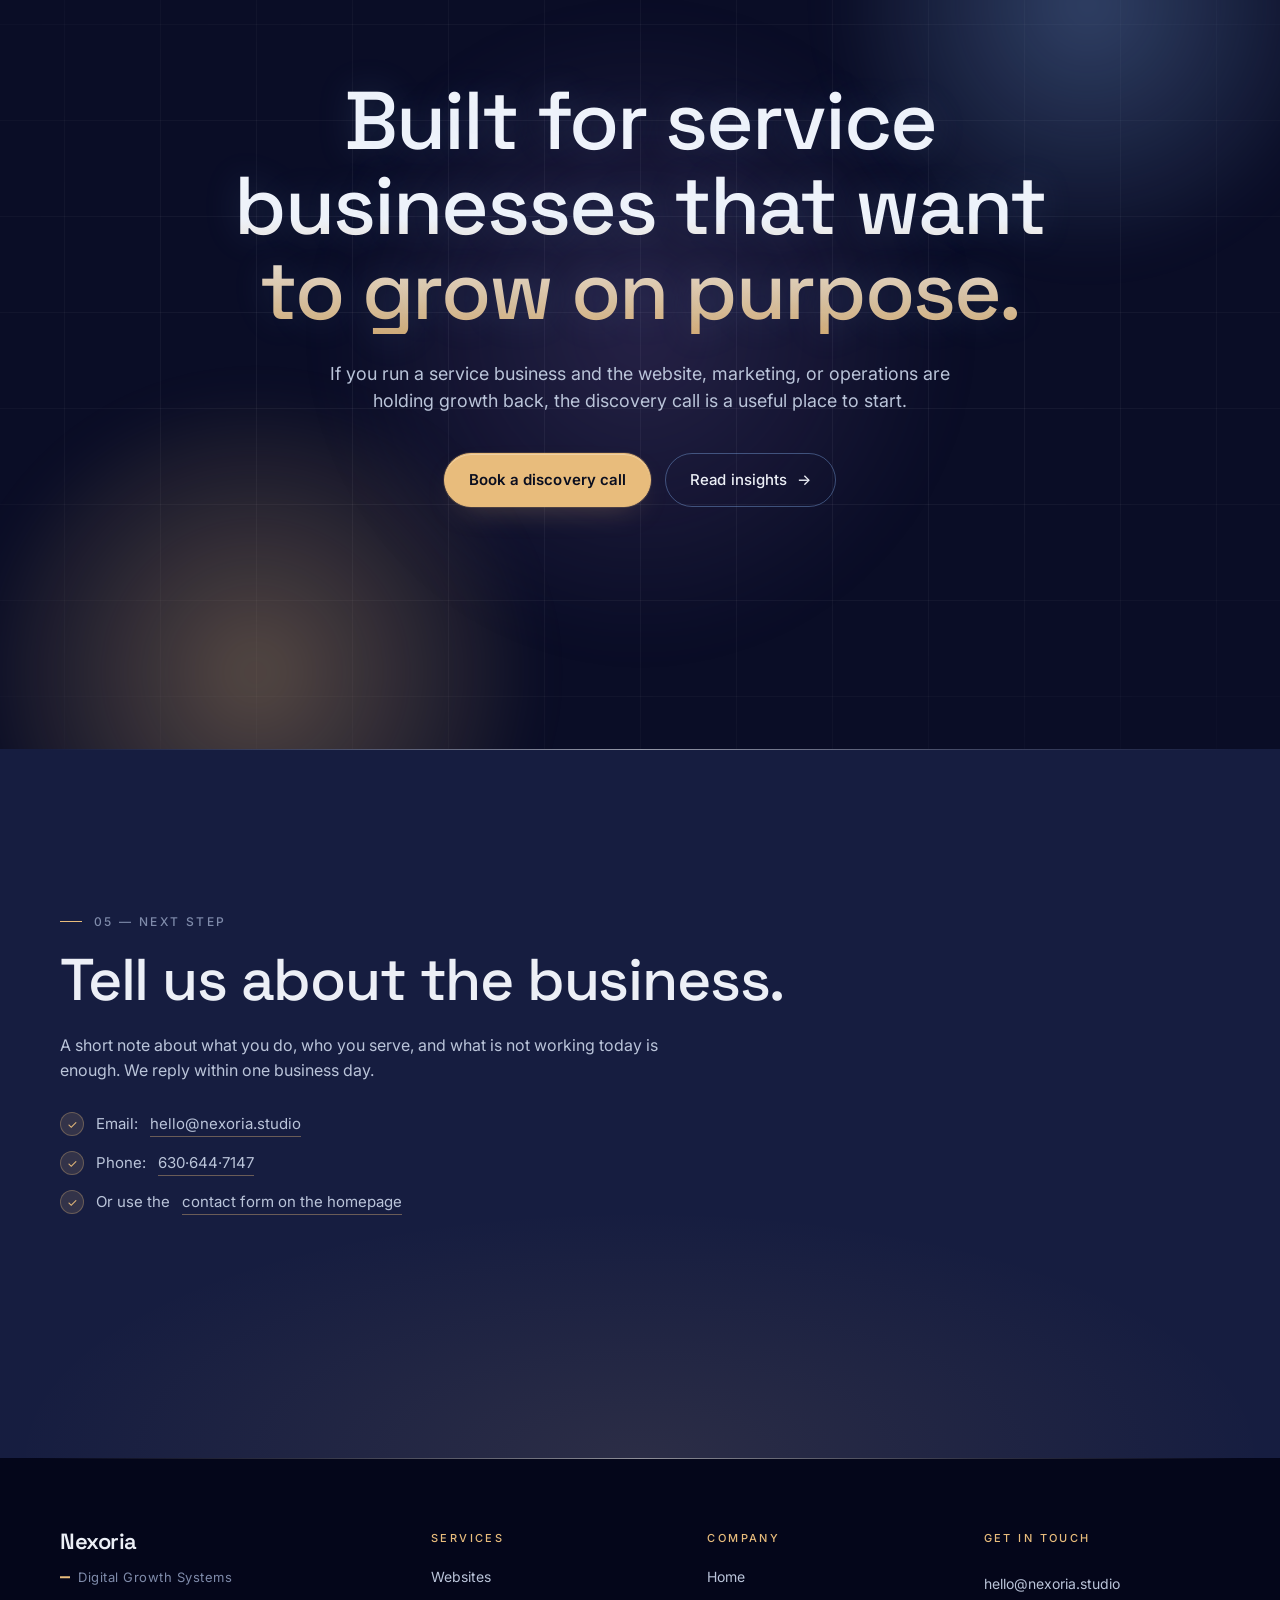
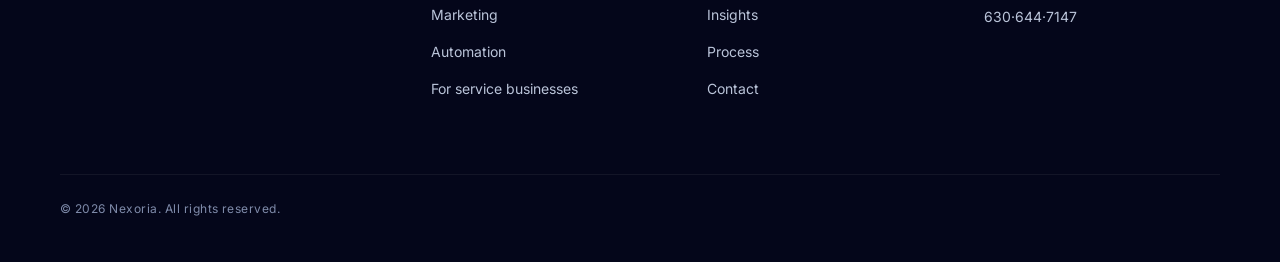
<file: service-businesses.html>
<!doctype html>
<html lang="en">
<head>
  <meta charset="utf-8" />
  <meta name="viewport" content="width=device-width, initial-scale=1, viewport-fit=cover" />
  <title>For Service Businesses — Websites, Marketing &amp; Automation — Nexoria</title>
  <meta name="description" content="Nexoria helps service businesses grow with a connected system — a website that converts, marketing that finds the right buyers, and automation that follows up." />
  <meta name="theme-color" content="#07091A" />

  <meta property="og:type" content="website" />
  <meta property="og:title" content="Nexoria — For Service Businesses" />
  <meta property="og:description" content="One system for service businesses: better website, better leads, better follow-up." />
  <meta property="og:image" content="https://nexoria.studio/assets/nexoria-logo-icon.png" />

  <link rel="icon" type="image/png" href="assets/nexoria-logo-icon.png" />
  <link rel="apple-touch-icon" href="assets/nexoria-logo-icon.png" />

  <link rel="preconnect" href="https://fonts.googleapis.com" />
  <link rel="preconnect" href="https://fonts.gstatic.com" crossorigin />
  <link href="https://fonts.googleapis.com/css2?family=Inter:wght@300;400;500;600&family=Space+Grotesk:wght@400;500;600;700&display=swap" rel="stylesheet" />

  <link rel="stylesheet" href="style.css" />
</head>
<body>
  <a class="skip-link" href="#main">Skip to content</a>

  <header class="site-header" id="siteHeader">
    <div class="container header-inner">
      <a class="brand" href="index.html" aria-label="Nexoria — home"><span class="brand-name">Nexoria</span></a>
      <nav class="site-nav" aria-label="Primary">
        <ul>
          <li class="has-dropdown">
            <button class="dropdown-trigger" type="button" aria-haspopup="true" aria-expanded="false" aria-controls="servicesDropdown">Services</button>
            <div class="dropdown" id="servicesDropdown" role="menu">
              <a href="websites.html" role="menuitem">Websites</a>
              <a href="marketing.html" role="menuitem">Marketing</a>
              <a href="automation.html" role="menuitem">Automation</a>
              <div class="dropdown-divider" role="separator"></div>
              <a href="service-businesses.html" role="menuitem" aria-current="page">For service businesses</a>
            </div>
          </li>
          <li><a href="insights.html">Insights</a></li>
          <li><a href="index.html#process">Process</a></li>
          <li><a href="index.html#contact">Contact</a></li>
        </ul>
      </nav>
      <a class="btn btn-primary header-cta" href="index.html#contact">Book a call</a>
      <button class="nav-toggle" id="navToggle" aria-label="Open menu" aria-expanded="false" aria-controls="mobileNav"><span></span><span></span><span></span></button>
    </div>
    <div class="mobile-nav" id="mobileNav" hidden>
      <ul>
        <li>
          <span class="mobile-section-label">Services</span>
          <ul class="mobile-sub">
            <li><a href="websites.html">Websites</a></li>
            <li><a href="marketing.html">Marketing</a></li>
            <li><a href="automation.html">Automation</a></li>
            <li><a href="service-businesses.html" aria-current="page">For service businesses</a></li>
          </ul>
        </li>
        <li><a href="insights.html">Insights</a></li>
        <li><a href="index.html#process">Process</a></li>
        <li><a href="index.html#contact">Contact</a></li>
        <li><a class="btn btn-primary" href="index.html#contact">Book a call</a></li>
      </ul>
    </div>
  </header>

  <main id="main">
    <!-- ============ HERO ============ -->
    <section class="hero hero--sub" id="top" aria-labelledby="pageHeading">
      <div class="hero-bg" aria-hidden="true">
        <div class="grid-layer" data-parallax="0.12"></div>
        <div class="hero-aurora"></div>
        <div class="hero-glow"></div>
        <div class="hero-horizon"></div>
        <div class="hero-vignette"></div>
      </div>

      <div class="container hero-inner">
        <p class="eyebrow">
          <span class="eyebrow-dot" aria-hidden="true"></span>
          Nexoria &middot; For service businesses
        </p>

        <h1 class="hero-heading" id="pageHeading">
          One growth system, built for how service businesses actually win.
        </h1>

        <p class="hero-tagline">
          Service businesses do not need more tools or more channels. They need a website, marketing, and follow-up that work together &mdash; so the right buyers find them, trust them, and reach out.
        </p>

        <p class="hero-sub">
          We work with founders and operators running real service businesses: contractors, agencies, consultancies, professional services, B2B specialists, and trade businesses with a sales motion.
        </p>

        <div class="hero-actions">
          <a class="btn btn-primary" href="index.html#contact">Book a discovery call</a>
          <a class="btn btn-ghost" href="index.html#process">See how we work <span aria-hidden="true">&rarr;</span></a>
        </div>
      </div>
    </section>

    <!-- ============ COMMON CHALLENGES ============ -->
    <section class="problems section--dark" aria-labelledby="challengesHeading">
      <div class="container">
        <header class="section-head">
          <p class="section-kicker">01 &mdash; Common challenges</p>
          <h2 class="section-title" id="challengesHeading">
            Service businesses share the same friction.
          </h2>
          <p class="section-lede">
            The industry differs. The growth problem rarely does. Most service businesses are losing time, leads, and opportunity in the same predictable places.
          </p>
        </header>

        <ul class="problem-grid" role="list">
          <li class="problem">
            <span class="problem-num" aria-hidden="true">01</span>
            <h3 class="problem-title">The website does not sell the service.</h3>
            <p class="problem-desc">It says what the company does, but not who it is for, why it is different, or what a buyer should do next.</p>
          </li>
          <li class="problem">
            <span class="problem-num" aria-hidden="true">02</span>
            <h3 class="problem-title">Word-of-mouth has a ceiling.</h3>
            <p class="problem-desc">Referrals built the business, but they cannot scale it. Other channels were never set up properly.</p>
          </li>
          <li class="problem">
            <span class="problem-num" aria-hidden="true">03</span>
            <h3 class="problem-title">Follow-up is inconsistent or missing.</h3>
            <p class="problem-desc">New leads get a fast reply when the owner is paying attention, and nothing when they are not.</p>
          </li>
          <li class="problem">
            <span class="problem-num" aria-hidden="true">04</span>
            <h3 class="problem-title">Operations are still mostly manual.</h3>
            <p class="problem-desc">Quoting, onboarding, and reporting happen in spreadsheets, inboxes, and people&rsquo;s heads.</p>
          </li>
        </ul>
      </div>
    </section>

    <!-- ============ HOW NEXORIA HELPS ============ -->
    <section class="services section--light" aria-labelledby="helpHeading">
      <div class="container">
        <header class="section-head">
          <p class="section-kicker">02 &mdash; How we help</p>
          <h2 class="section-title" id="helpHeading">
            We treat your growth as one connected system, not three projects.
          </h2>
          <p class="section-lede">
            Most service businesses already have most of the pieces. They need them positioned, connected, and reported on as a single system that produces qualified inquiries.
          </p>
        </header>

        <ul class="capability-grid" role="list">
          <li class="capability">
            <h4>Clear positioning</h4>
            <p>Who you serve, what you sell, why you are the right choice &mdash; said in a way the buyer can read in ten seconds.</p>
          </li>
          <li class="capability">
            <h4>A website that converts</h4>
            <p>Pages that move the right traffic to contact, not a site that wins design awards and gets ignored.</p>
          </li>
          <li class="capability">
            <h4>Search visibility that compounds</h4>
            <p>Local and organic SEO structured around what your buyers actually search for &mdash; built to compound, not spike.</p>
          </li>
          <li class="capability">
            <h4>Paid acquisition that pays back</h4>
            <p>Google and Meta Ads structured around qualified pipeline, with clean tracking and weekly reporting.</p>
          </li>
          <li class="capability">
            <h4>Lifecycle follow-up</h4>
            <p>Automated, multi-touch follow-up for new leads, stalled deals, and past clients &mdash; without spam-style blasts.</p>
          </li>
          <li class="capability">
            <h4>Operational systems</h4>
            <p>CRM workflows, lead routing, quoting, onboarding, and internal reporting that make every inquiry trackable.</p>
          </li>
        </ul>
      </div>
    </section>

    <!-- ============ RELEVANT SERVICE COMBINATIONS ============ -->
    <section class="services section--dark" aria-labelledby="comboHeading" style="background: var(--bg-services);">
      <div class="container">
        <header class="section-head">
          <p class="section-kicker">03 &mdash; Service combinations</p>
          <h2 class="section-title" id="comboHeading">
            The shapes engagements usually take.
          </h2>
          <p class="section-lede">
            Most engagements combine work across two or three of our practices. Below are the most common shapes, depending on what the business needs first.
          </p>
        </header>

        <ul class="problem-grid" role="list">
          <li class="problem">
            <span class="problem-num" aria-hidden="true">A</span>
            <h3 class="problem-title">Website + Marketing</h3>
            <p class="problem-desc">For businesses that need their site to start producing inquiries and want the marketing system to feed it properly. <a href="websites.html" style="color:var(--accent-warm);border-bottom:1px solid rgba(232,188,124,0.4);">Websites</a> + <a href="marketing.html" style="color:var(--accent-warm);border-bottom:1px solid rgba(232,188,124,0.4);">Marketing</a>.</p>
          </li>
          <li class="problem">
            <span class="problem-num" aria-hidden="true">B</span>
            <h3 class="problem-title">Marketing + Automation</h3>
            <p class="problem-desc">For businesses that already have a site, but inquiries get lost or never followed up. <a href="marketing.html" style="color:var(--accent-warm);border-bottom:1px solid rgba(232,188,124,0.4);">Marketing</a> + <a href="automation.html" style="color:var(--accent-warm);border-bottom:1px solid rgba(232,188,124,0.4);">Automation</a>.</p>
          </li>
          <li class="problem">
            <span class="problem-num" aria-hidden="true">C</span>
            <h3 class="problem-title">Full system</h3>
            <p class="problem-desc">For businesses that want website, marketing, and automation rebuilt as one connected system on one timeline. <a href="websites.html" style="color:var(--accent-warm);border-bottom:1px solid rgba(232,188,124,0.4);">Websites</a> + <a href="marketing.html" style="color:var(--accent-warm);border-bottom:1px solid rgba(232,188,124,0.4);">Marketing</a> + <a href="automation.html" style="color:var(--accent-warm);border-bottom:1px solid rgba(232,188,124,0.4);">Automation</a>.</p>
          </li>
        </ul>
      </div>
    </section>

    <!-- ============ WHY COMBINED WORKS BETTER ============ -->
    <section class="services section--light" aria-labelledby="whyHeading">
      <div class="container">
        <header class="section-head">
          <p class="section-kicker">04 &mdash; Why the combined approach works</p>
          <h2 class="section-title" id="whyHeading">
            Websites, marketing, and automation compound when they are built together.
          </h2>
          <p class="section-lede">
            On their own, each one has a ceiling. Together, they remove the friction between earn-attention, build-trust, and capture-the-inquiry.
          </p>
        </header>

        <ul class="outcome-list" role="list">
          <li>One source of truth for leads, instead of three.</li>
          <li>Ads land on pages that were actually built to convert.</li>
          <li>SEO content reflects the positioning of the brand.</li>
          <li>Follow-up runs whether anyone is at their desk or not.</li>
          <li>Reporting connects spend to qualified pipeline.</li>
          <li>Operations scale without doubling headcount.</li>
          <li>The same team is accountable for the whole result.</li>
          <li>What works in one place feeds the others.</li>
        </ul>
      </div>
    </section>

    <!-- ============ SPLASH / CTA ============ -->
    <section class="splash" aria-labelledby="splashHeading">
      <div class="splash-bg" aria-hidden="true">
        <div class="splash-grid"></div>
        <div class="splash-glow splash-glow--warm"></div>
        <div class="splash-glow splash-glow--cool"></div>
        <div class="splash-glow splash-glow--plum"></div>
      </div>
      <div class="container splash-inner">
        <h2 class="splash-heading" id="splashHeading">
          Built for service businesses that want to grow on purpose.
        </h2>
        <p class="splash-para">
          If you run a service business and the website, marketing, or operations are holding growth back, the discovery call is a useful place to start.
        </p>
        <div class="hero-actions">
          <a class="btn btn-primary" href="index.html#contact">Book a discovery call</a>
          <a class="btn btn-ghost" href="insights.html">Read insights <span aria-hidden="true">&rarr;</span></a>
        </div>
      </div>
    </section>

    <!-- ============ CONTACT / NEXT STEP ============ -->
    <section class="contact section--dark" id="contact" aria-labelledby="contactHeading">
      <div class="container">
        <header class="section-head">
          <p class="section-kicker">05 &mdash; Next step</p>
          <h2 class="section-title" id="contactHeading">
            Tell us about the business.
          </h2>
          <p class="section-lede">
            A short note about what you do, who you serve, and what is not working today is enough. We reply within one business day.
          </p>

          <ul class="contact-bullets" role="list">
            <li><span class="contact-bullet-mark" aria-hidden="true">&#10003;</span> Email: <a href="mailto:hello@nexoria.studio" style="color:inherit;border-bottom:1px solid rgba(232,188,124,0.4);">hello@nexoria.studio</a></li>
            <li><span class="contact-bullet-mark" aria-hidden="true">&#10003;</span> Phone: <a href="tel:+16306447147" style="color:inherit;border-bottom:1px solid rgba(232,188,124,0.4);">630&middot;644&middot;7147</a></li>
            <li><span class="contact-bullet-mark" aria-hidden="true">&#10003;</span> Or use the <a href="index.html#contact" style="color:inherit;border-bottom:1px solid rgba(232,188,124,0.4);">contact form on the homepage</a></li>
          </ul>
        </header>
      </div>
    </section>
  </main>

  <footer class="site-footer">
    <div class="container footer-inner">
      <div class="footer-brand">
        <a class="brand" href="index.html" aria-label="Nexoria — home"><span class="brand-name brand-name--footer">Nexoria</span></a>
        <p class="footer-tag">Digital Growth Systems</p>
      </div>
      <nav class="footer-nav" aria-label="Footer — Services">
        <p class="footer-nav-label">Services</p>
        <ul>
          <li><a href="websites.html">Websites</a></li>
          <li><a href="marketing.html">Marketing</a></li>
          <li><a href="automation.html">Automation</a></li>
          <li><a href="service-businesses.html">For service businesses</a></li>
        </ul>
      </nav>
      <nav class="footer-nav" aria-label="Footer — Company">
        <p class="footer-nav-label">Company</p>
        <ul>
          <li><a href="index.html">Home</a></li>
          <li><a href="insights.html">Insights</a></li>
          <li><a href="index.html#process">Process</a></li>
          <li><a href="index.html#contact">Contact</a></li>
        </ul>
      </nav>
      <div class="footer-contact">
        <p class="footer-nav-label">Get in touch</p>
        <a href="mailto:hello@nexoria.studio">hello@nexoria.studio</a>
        <a href="tel:+16306447147">630&middot;644&middot;7147</a>
      </div>
      <p class="footer-fine">&copy; <span id="year">2026</span> Nexoria. All rights reserved.</p>
    </div>
  </footer>

  <script src="script.js" defer></script>
</body>
</html>
</file>
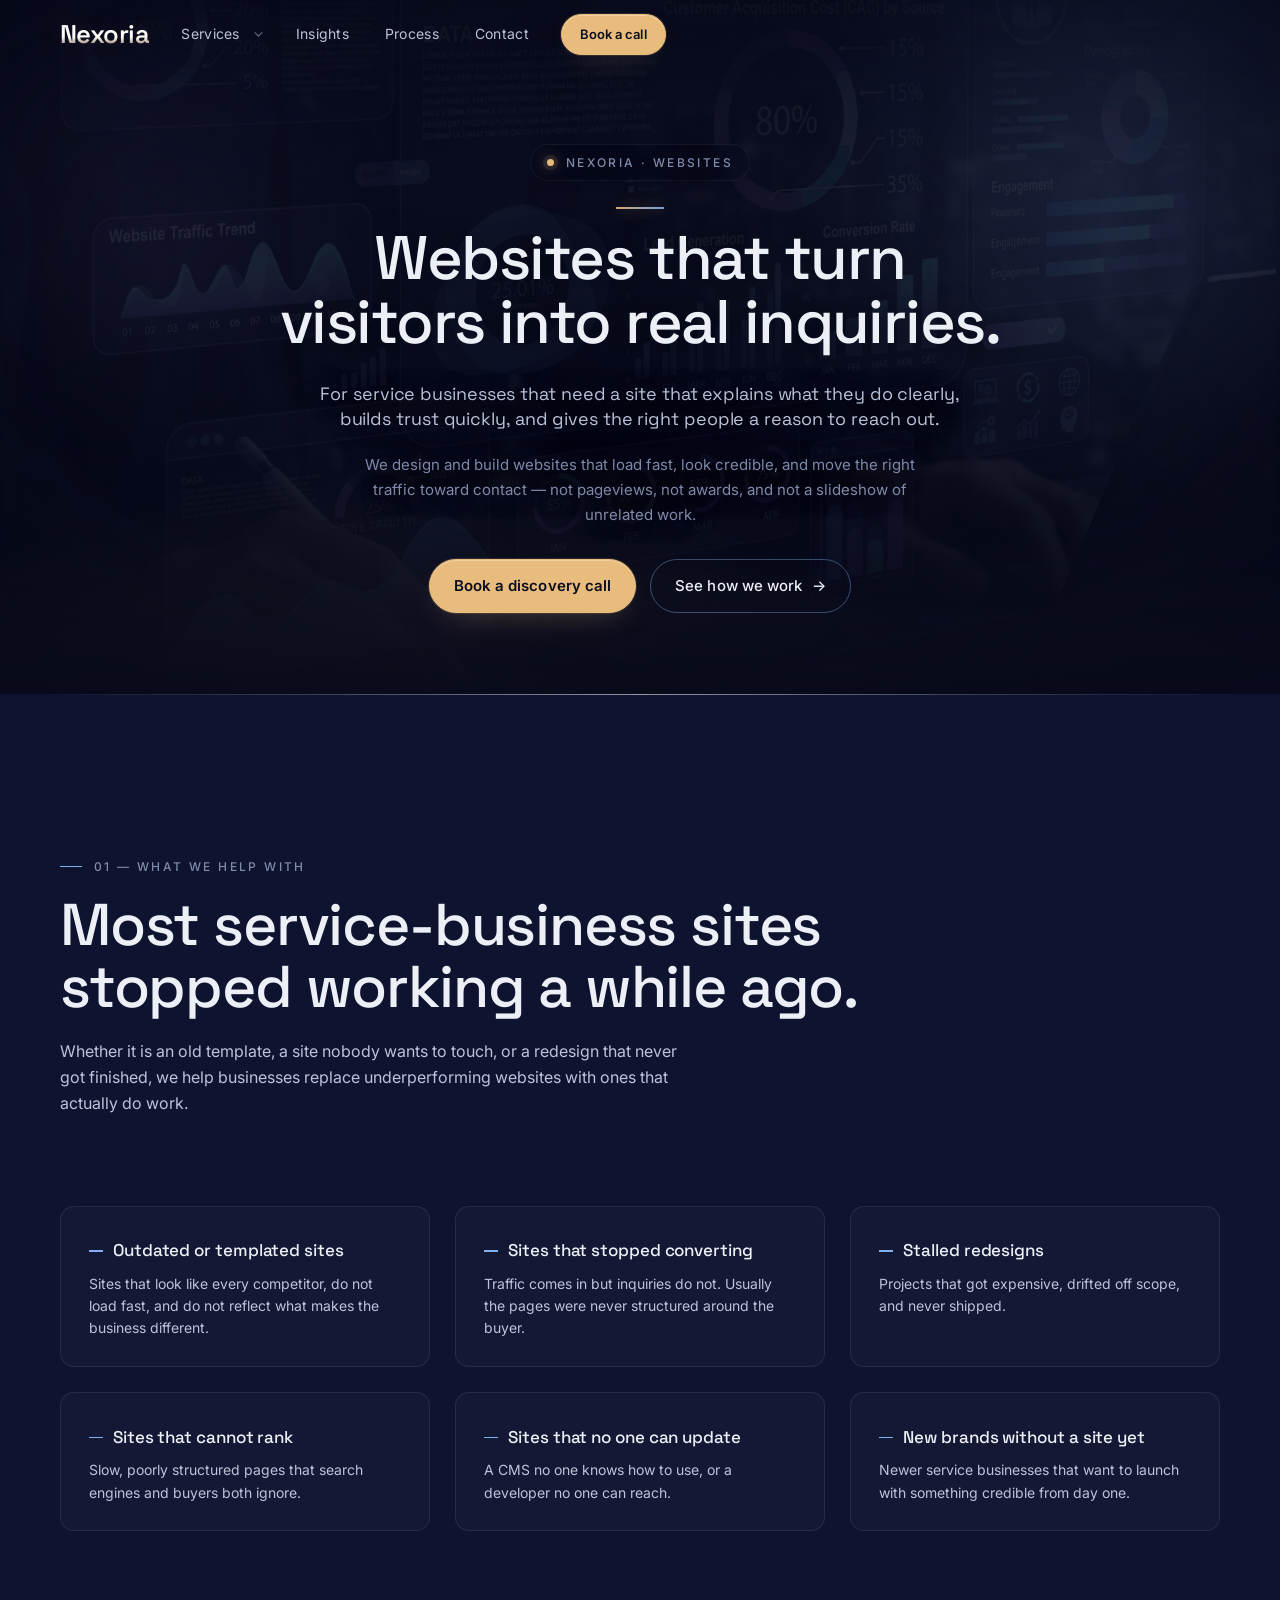
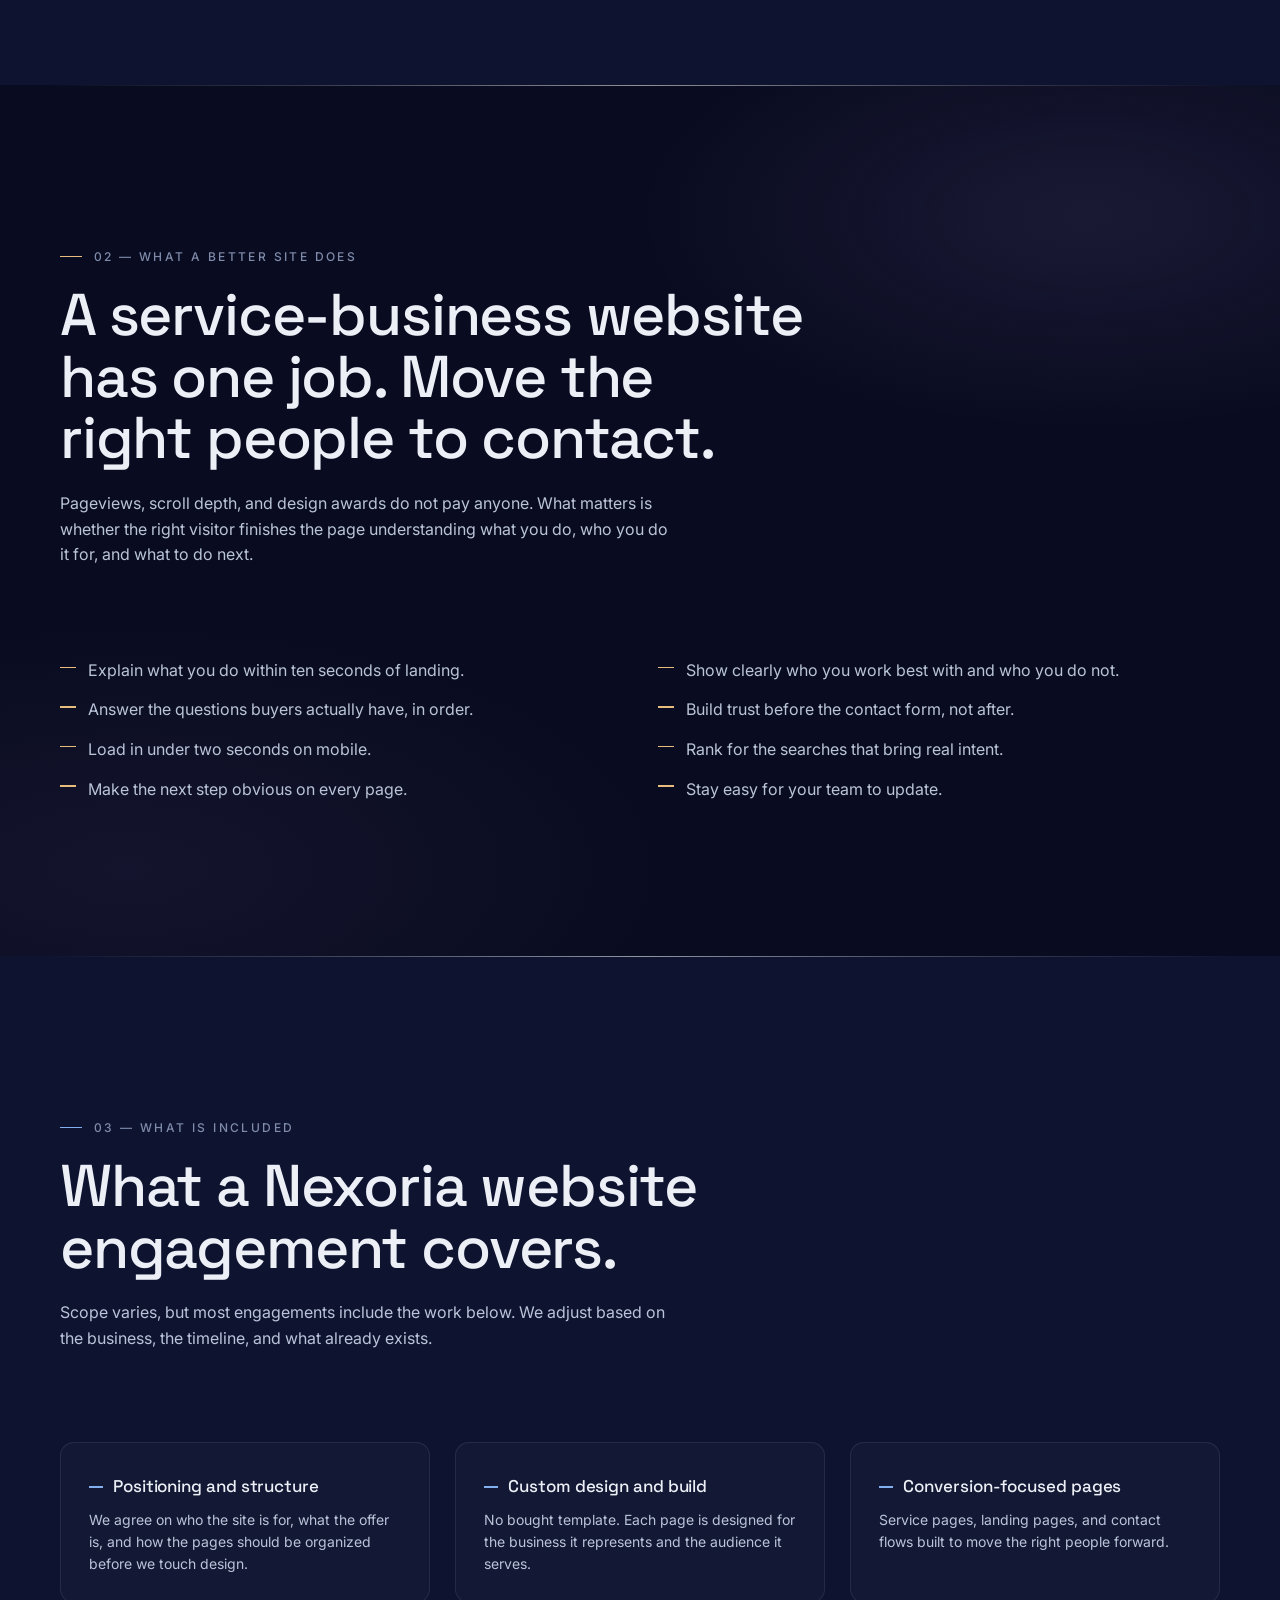
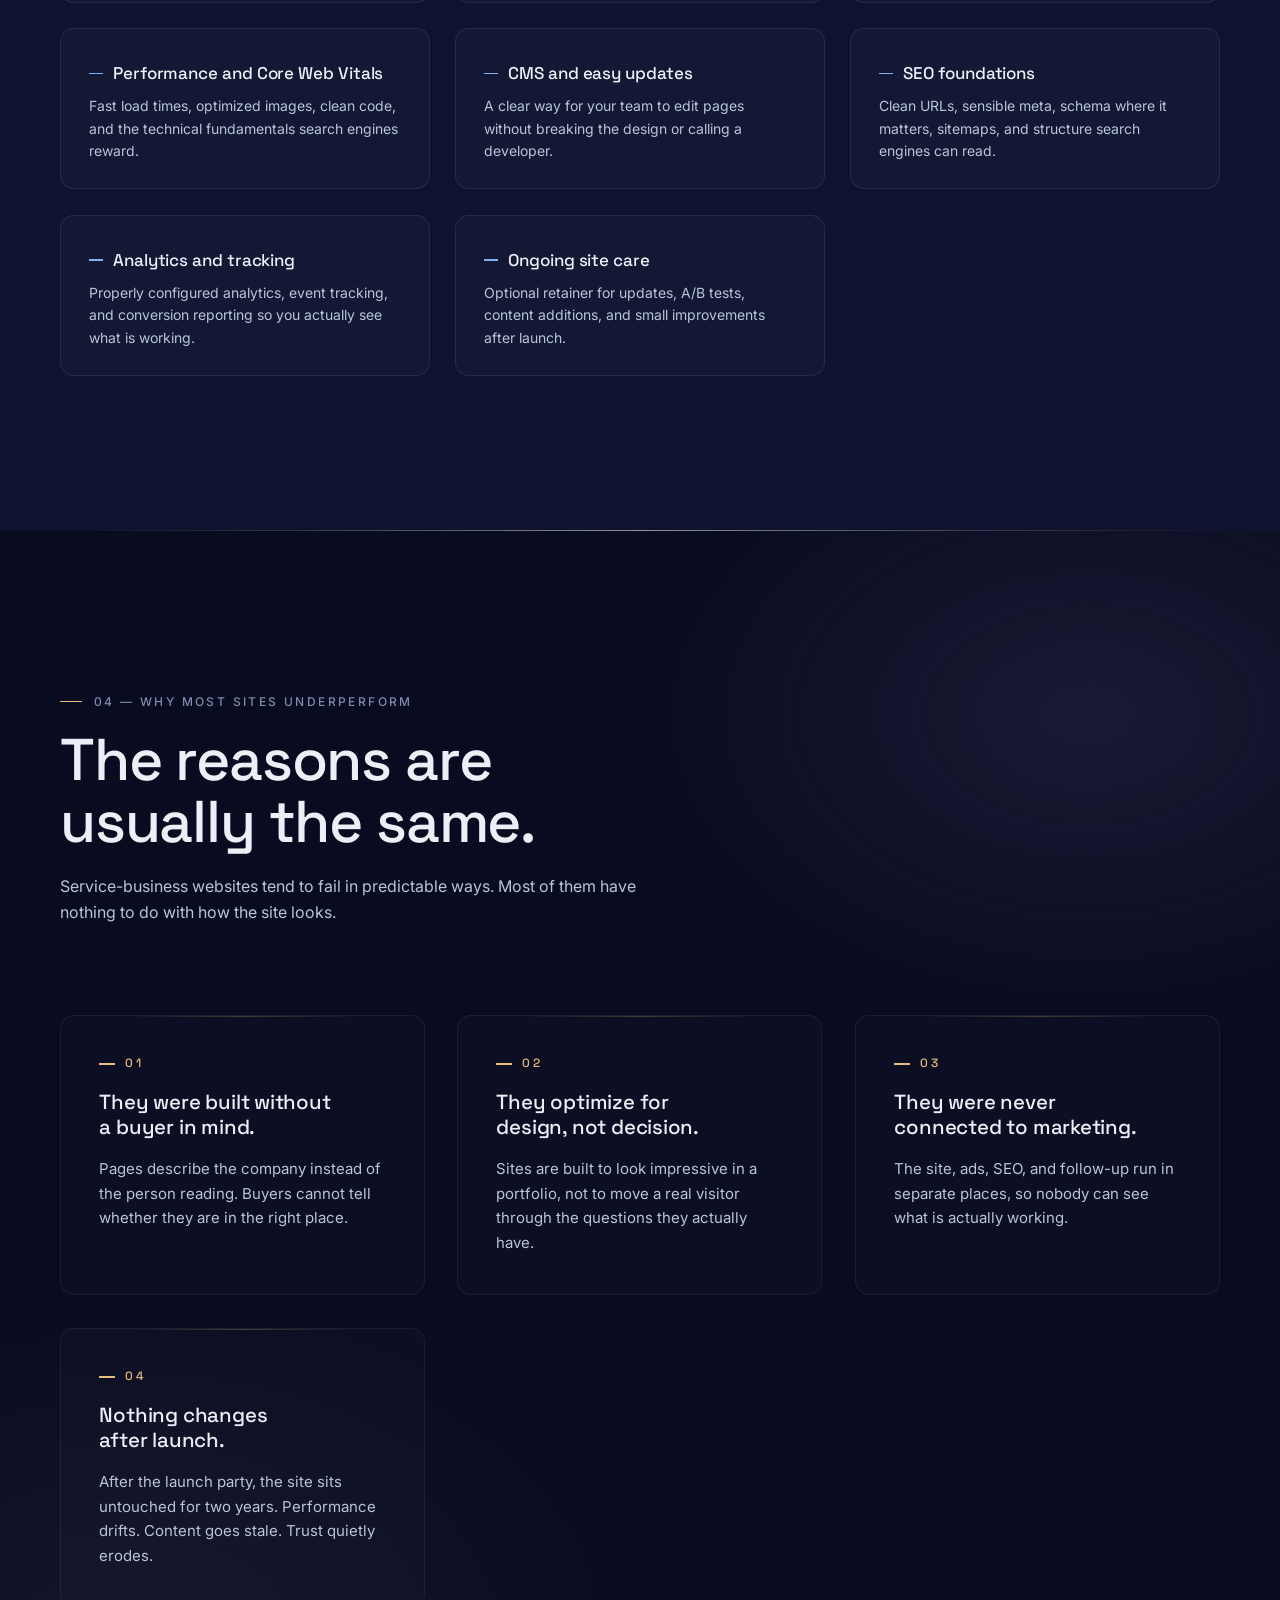
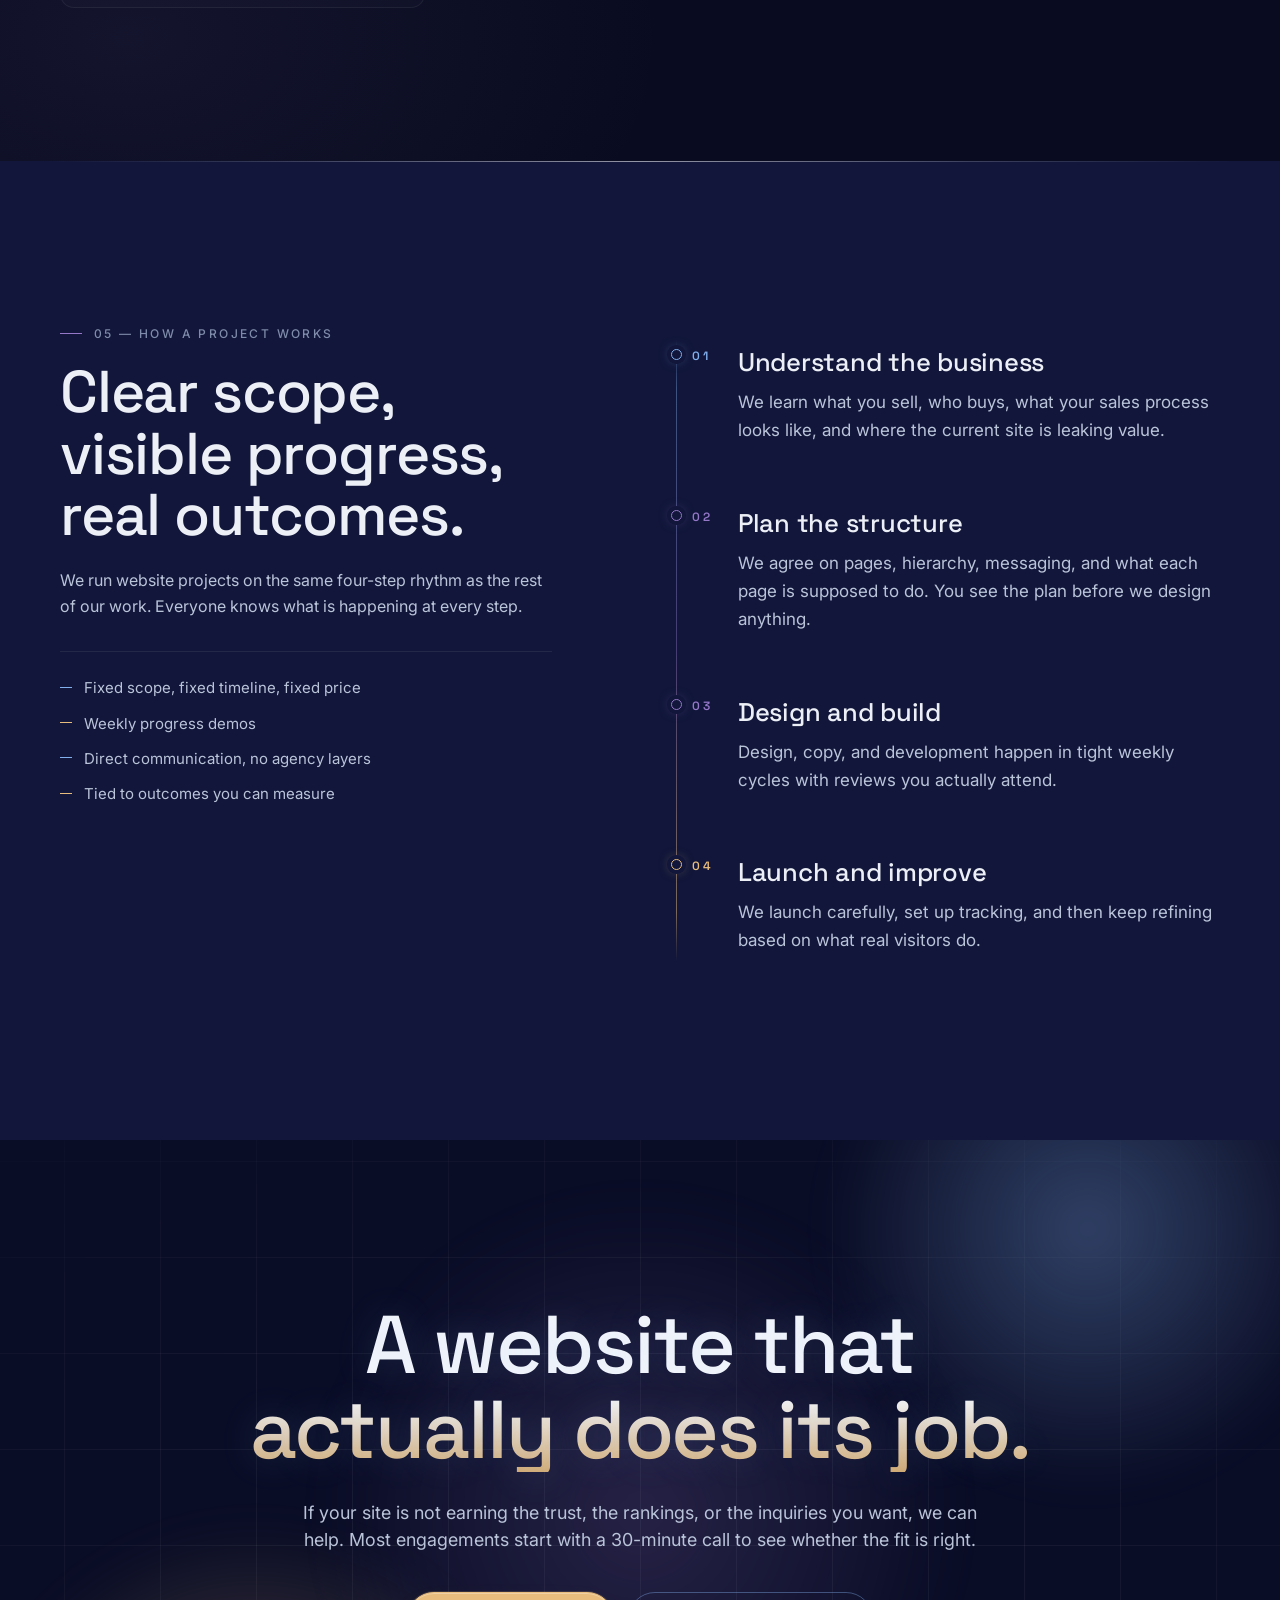
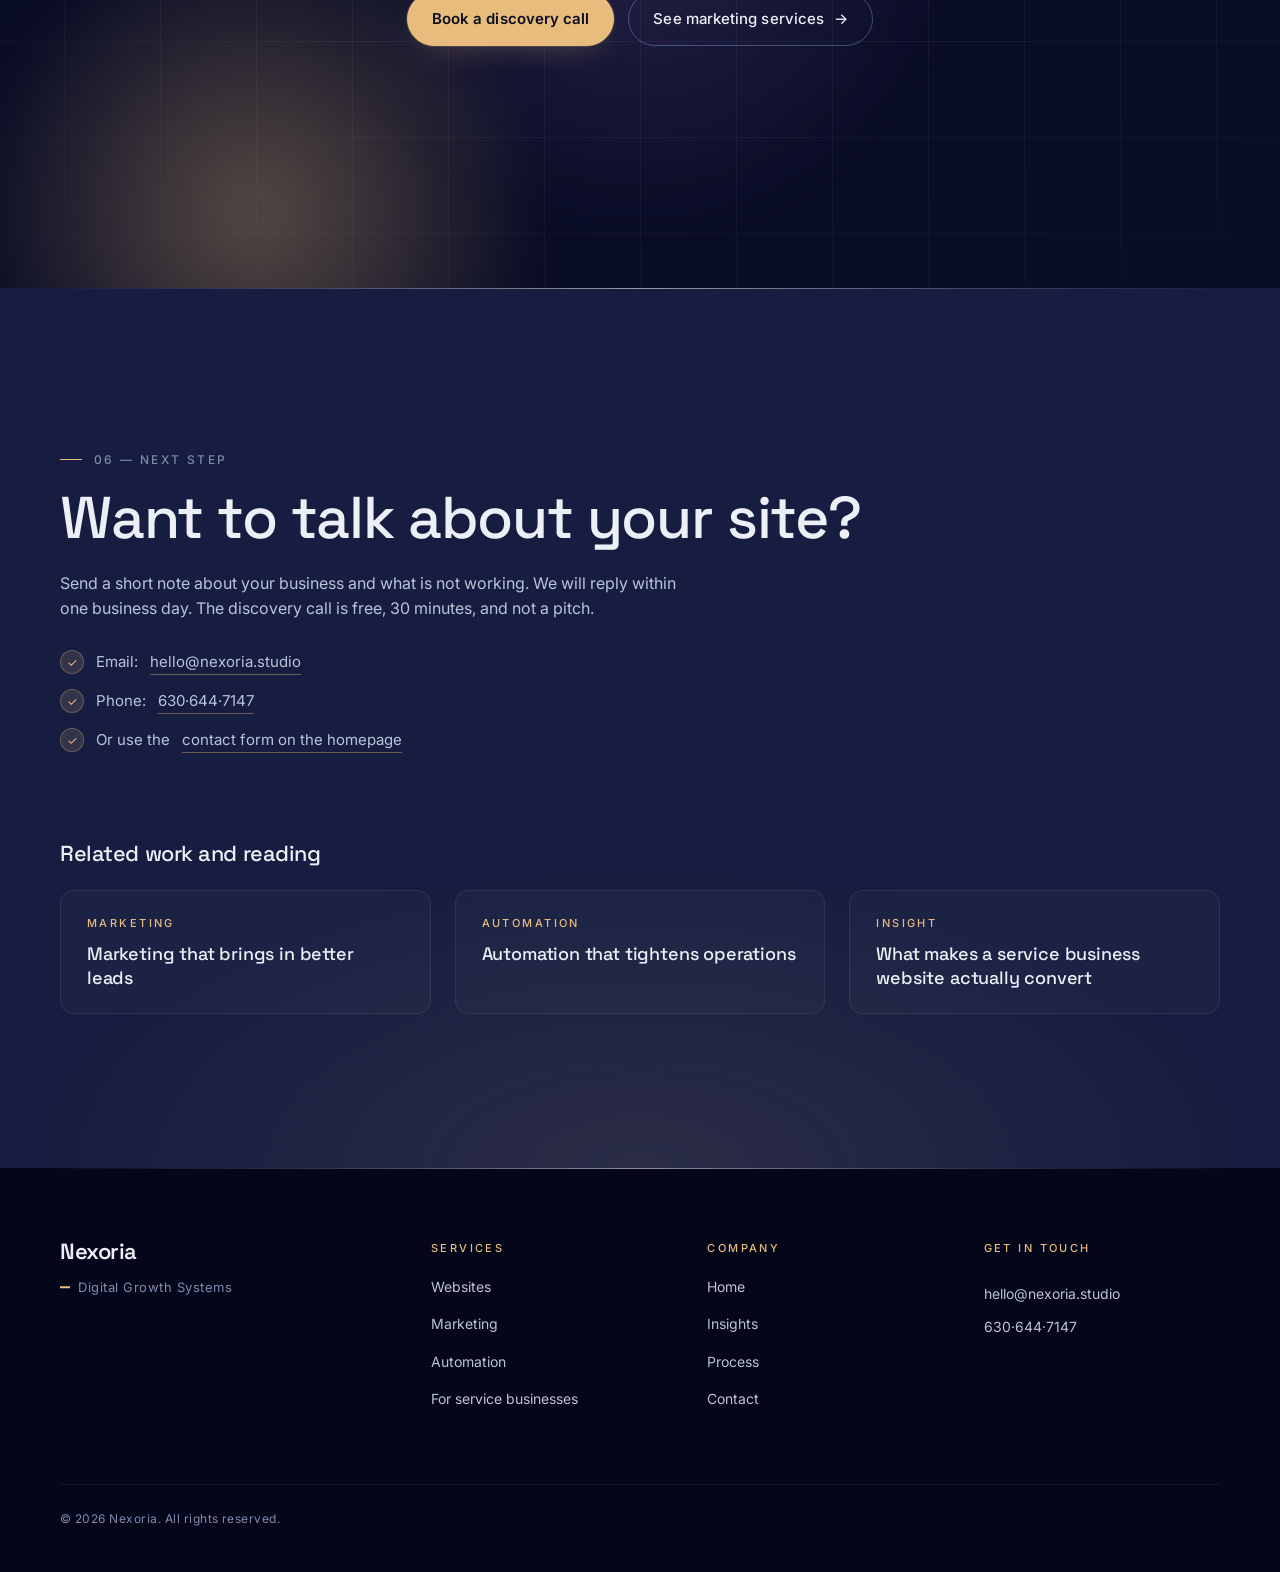
<file: websites.html>
<!doctype html>
<html lang="en">
<head>
  <meta charset="utf-8" />
  <meta name="viewport" content="width=device-width, initial-scale=1, viewport-fit=cover" />
  <title>Websites for Service Businesses That Want to Grow — Nexoria</title>
  <meta name="description" content="Custom service-business websites that load fast, position the business clearly, answer buyer questions, and turn the right visitors into real inquiries." />
  <meta name="theme-color" content="#07091A" />

  <meta property="og:type" content="website" />
  <meta property="og:title" content="Nexoria — Websites" />
  <meta property="og:description" content="Websites built to position service businesses clearly, build trust quickly, and move the right visitors to contact." />
  <meta property="og:image" content="https://nexoria.studio/assets/nexoria-logo-icon.png" />

  <link rel="icon" type="image/png" href="assets/nexoria-logo-icon.png" />
  <link rel="apple-touch-icon" href="assets/nexoria-logo-icon.png" />

  <link rel="preconnect" href="https://fonts.googleapis.com" />
  <link rel="preconnect" href="https://fonts.gstatic.com" crossorigin />
  <link href="https://fonts.googleapis.com/css2?family=Inter:wght@300;400;500;600&family=Space+Grotesk:wght@400;500;600;700&display=swap" rel="stylesheet" />

  <link rel="stylesheet" href="style.css" />
</head>
<body>
  <a class="skip-link" href="#main">Skip to content</a>

  <header class="site-header" id="siteHeader">
    <div class="container header-inner">
      <a class="brand" href="index.html" aria-label="Nexoria — home">
        <span class="brand-name">Nexoria</span>
      </a>

      <nav class="site-nav" aria-label="Primary">
        <ul>
          <li class="has-dropdown">
            <button class="dropdown-trigger" type="button" aria-haspopup="true" aria-expanded="false" aria-controls="servicesDropdown">Services</button>
            <div class="dropdown" id="servicesDropdown" role="menu">
              <a href="websites.html" role="menuitem" aria-current="page">Websites</a>
              <a href="marketing.html" role="menuitem">Marketing</a>
              <a href="automation.html" role="menuitem">Automation</a>
              <div class="dropdown-divider" role="separator"></div>
              <a href="service-businesses.html" role="menuitem">For service businesses</a>
            </div>
          </li>
          <li><a href="insights.html">Insights</a></li>
          <li><a href="index.html#process">Process</a></li>
          <li><a href="index.html#contact">Contact</a></li>
        </ul>
      </nav>

      <a class="btn btn-primary header-cta" href="index.html#contact">Book a call</a>

      <button class="nav-toggle" id="navToggle" aria-label="Open menu" aria-expanded="false" aria-controls="mobileNav">
        <span></span><span></span><span></span>
      </button>
    </div>

    <div class="mobile-nav" id="mobileNav" hidden>
      <ul>
        <li>
          <span class="mobile-section-label">Services</span>
          <ul class="mobile-sub">
            <li><a href="websites.html" aria-current="page">Websites</a></li>
            <li><a href="marketing.html">Marketing</a></li>
            <li><a href="automation.html">Automation</a></li>
            <li><a href="service-businesses.html">For service businesses</a></li>
          </ul>
        </li>
        <li><a href="insights.html">Insights</a></li>
        <li><a href="index.html#process">Process</a></li>
        <li><a href="index.html#contact">Contact</a></li>
        <li><a class="btn btn-primary" href="index.html#contact">Book a call</a></li>
      </ul>
    </div>
  </header>

  <main id="main">
    <!-- ============ HERO ============ -->
    <section class="hero hero--sub" id="top" aria-labelledby="pageHeading">
      <div class="hero-bg" aria-hidden="true">
        <div class="grid-layer" data-parallax="0.12"></div>
        <div class="hero-aurora"></div>
        <div class="hero-glow"></div>
        <div class="hero-horizon"></div>
        <div class="hero-vignette"></div>
      </div>

      <div class="container hero-inner">
        <p class="eyebrow">
          <span class="eyebrow-dot" aria-hidden="true"></span>
          Nexoria &middot; Websites
        </p>

        <h1 class="hero-heading" id="pageHeading">
          Websites that turn visitors into real inquiries.
        </h1>

        <p class="hero-tagline">
          For service businesses that need a site that explains what they do clearly, builds trust quickly, and gives the right people a reason to reach out.
        </p>

        <p class="hero-sub">
          We design and build websites that load fast, look credible, and move the right traffic toward contact &mdash; not pageviews, not awards, and not a slideshow of unrelated work.
        </p>

        <div class="hero-actions">
          <a class="btn btn-primary" href="index.html#contact">Book a discovery call</a>
          <a class="btn btn-ghost" href="index.html#process">See how we work <span aria-hidden="true">&rarr;</span></a>
        </div>
      </div>
    </section>

    <!-- ============ WHAT WE HELP WITH ============ -->
    <section class="services section--light" aria-labelledby="helpHeading">
      <div class="container">
        <header class="section-head">
          <p class="section-kicker">01 &mdash; What we help with</p>
          <h2 class="section-title" id="helpHeading">
            Most service-business sites stopped working a while ago.
          </h2>
          <p class="section-lede">
            Whether it is an old template, a site nobody wants to touch, or a redesign that never got finished, we help businesses replace underperforming websites with ones that actually do work.
          </p>
        </header>

        <ul class="capability-grid" role="list">
          <li class="capability">
            <h4>Outdated or templated sites</h4>
            <p>Sites that look like every competitor, do not load fast, and do not reflect what makes the business different.</p>
          </li>
          <li class="capability">
            <h4>Sites that stopped converting</h4>
            <p>Traffic comes in but inquiries do not. Usually the pages were never structured around the buyer.</p>
          </li>
          <li class="capability">
            <h4>Stalled redesigns</h4>
            <p>Projects that got expensive, drifted off scope, and never shipped.</p>
          </li>
          <li class="capability">
            <h4>Sites that cannot rank</h4>
            <p>Slow, poorly structured pages that search engines and buyers both ignore.</p>
          </li>
          <li class="capability">
            <h4>Sites that no one can update</h4>
            <p>A CMS no one knows how to use, or a developer no one can reach.</p>
          </li>
          <li class="capability">
            <h4>New brands without a site yet</h4>
            <p>Newer service businesses that want to launch with something credible from day one.</p>
          </li>
        </ul>
      </div>
    </section>

    <!-- ============ WHAT A BETTER SITE SHOULD DO ============ -->
    <section class="problems section--dark" aria-labelledby="shouldHeading">
      <div class="container">
        <header class="section-head">
          <p class="section-kicker">02 &mdash; What a better site does</p>
          <h2 class="section-title" id="shouldHeading">
            A service-business website has one job. Move the right people to contact.
          </h2>
          <p class="section-lede">
            Pageviews, scroll depth, and design awards do not pay anyone. What matters is whether the right visitor finishes the page understanding what you do, who you do it for, and what to do next.
          </p>
        </header>

        <ul class="outcome-list" role="list">
          <li>Explain what you do within ten seconds of landing.</li>
          <li>Show clearly who you work best with and who you do not.</li>
          <li>Answer the questions buyers actually have, in order.</li>
          <li>Build trust before the contact form, not after.</li>
          <li>Load in under two seconds on mobile.</li>
          <li>Rank for the searches that bring real intent.</li>
          <li>Make the next step obvious on every page.</li>
          <li>Stay easy for your team to update.</li>
        </ul>
      </div>
    </section>

    <!-- ============ WHAT IS INCLUDED ============ -->
    <section class="services section--light" aria-labelledby="includedHeading">
      <div class="container">
        <header class="section-head">
          <p class="section-kicker">03 &mdash; What is included</p>
          <h2 class="section-title" id="includedHeading">
            What a Nexoria website engagement covers.
          </h2>
          <p class="section-lede">
            Scope varies, but most engagements include the work below. We adjust based on the business, the timeline, and what already exists.
          </p>
        </header>

        <ul class="capability-grid" role="list">
          <li class="capability">
            <h4>Positioning and structure</h4>
            <p>We agree on who the site is for, what the offer is, and how the pages should be organized before we touch design.</p>
          </li>
          <li class="capability">
            <h4>Custom design and build</h4>
            <p>No bought template. Each page is designed for the business it represents and the audience it serves.</p>
          </li>
          <li class="capability">
            <h4>Conversion-focused pages</h4>
            <p>Service pages, landing pages, and contact flows built to move the right people forward.</p>
          </li>
          <li class="capability">
            <h4>Performance and Core Web Vitals</h4>
            <p>Fast load times, optimized images, clean code, and the technical fundamentals search engines reward.</p>
          </li>
          <li class="capability">
            <h4>CMS and easy updates</h4>
            <p>A clear way for your team to edit pages without breaking the design or calling a developer.</p>
          </li>
          <li class="capability">
            <h4>SEO foundations</h4>
            <p>Clean URLs, sensible meta, schema where it matters, sitemaps, and structure search engines can read.</p>
          </li>
          <li class="capability">
            <h4>Analytics and tracking</h4>
            <p>Properly configured analytics, event tracking, and conversion reporting so you actually see what is working.</p>
          </li>
          <li class="capability">
            <h4>Ongoing site care</h4>
            <p>Optional retainer for updates, A/B tests, content additions, and small improvements after launch.</p>
          </li>
        </ul>
      </div>
    </section>

    <!-- ============ WHY MOST SITES UNDERPERFORM ============ -->
    <section class="problems section--dark" aria-labelledby="whyHeading">
      <div class="container">
        <header class="section-head">
          <p class="section-kicker">04 &mdash; Why most sites underperform</p>
          <h2 class="section-title" id="whyHeading">
            The reasons are usually the same.
          </h2>
          <p class="section-lede">
            Service-business websites tend to fail in predictable ways. Most of them have nothing to do with how the site looks.
          </p>
        </header>

        <ul class="problem-grid" role="list">
          <li class="problem">
            <span class="problem-num" aria-hidden="true">01</span>
            <h3 class="problem-title">They were built without a buyer in mind.</h3>
            <p class="problem-desc">Pages describe the company instead of the person reading. Buyers cannot tell whether they are in the right place.</p>
          </li>
          <li class="problem">
            <span class="problem-num" aria-hidden="true">02</span>
            <h3 class="problem-title">They optimize for design, not decision.</h3>
            <p class="problem-desc">Sites are built to look impressive in a portfolio, not to move a real visitor through the questions they actually have.</p>
          </li>
          <li class="problem">
            <span class="problem-num" aria-hidden="true">03</span>
            <h3 class="problem-title">They were never connected to marketing.</h3>
            <p class="problem-desc">The site, ads, SEO, and follow-up run in separate places, so nobody can see what is actually working.</p>
          </li>
          <li class="problem">
            <span class="problem-num" aria-hidden="true">04</span>
            <h3 class="problem-title">Nothing changes after launch.</h3>
            <p class="problem-desc">After the launch party, the site sits untouched for two years. Performance drifts. Content goes stale. Trust quietly erodes.</p>
          </li>
        </ul>
      </div>
    </section>

    <!-- ============ PROCESS ============ -->
    <section class="process section--light" aria-labelledby="processHeading">
      <div class="container process-grid">
        <header class="section-head process-head">
          <p class="section-kicker">05 &mdash; How a project works</p>
          <h2 class="section-title" id="processHeading">
            Clear scope, visible progress, real outcomes.
          </h2>
          <p class="section-lede">
            We run website projects on the same four-step rhythm as the rest of our work. Everyone knows what is happening at every step.
          </p>

          <ul class="trust-list" role="list">
            <li>Fixed scope, fixed timeline, fixed price</li>
            <li>Weekly progress demos</li>
            <li>Direct communication, no agency layers</li>
            <li>Tied to outcomes you can measure</li>
          </ul>
        </header>

        <ol class="process-list" role="list">
          <li>
            <div class="process-num" aria-hidden="true">01</div>
            <div>
              <h3>Understand the business</h3>
              <p>We learn what you sell, who buys, what your sales process looks like, and where the current site is leaking value.</p>
            </div>
          </li>
          <li>
            <div class="process-num" aria-hidden="true">02</div>
            <div>
              <h3>Plan the structure</h3>
              <p>We agree on pages, hierarchy, messaging, and what each page is supposed to do. You see the plan before we design anything.</p>
            </div>
          </li>
          <li>
            <div class="process-num" aria-hidden="true">03</div>
            <div>
              <h3>Design and build</h3>
              <p>Design, copy, and development happen in tight weekly cycles with reviews you actually attend.</p>
            </div>
          </li>
          <li>
            <div class="process-num" aria-hidden="true">04</div>
            <div>
              <h3>Launch and improve</h3>
              <p>We launch carefully, set up tracking, and then keep refining based on what real visitors do.</p>
            </div>
          </li>
        </ol>
      </div>
    </section>

    <!-- ============ SPLASH / CTA ============ -->
    <section class="splash" aria-labelledby="splashHeading">
      <div class="splash-bg" aria-hidden="true">
        <div class="splash-grid"></div>
        <div class="splash-glow splash-glow--warm"></div>
        <div class="splash-glow splash-glow--cool"></div>
        <div class="splash-glow splash-glow--plum"></div>
      </div>
      <div class="container splash-inner">
        <h2 class="splash-heading" id="splashHeading">
          A website that actually does its job.
        </h2>
        <p class="splash-para">
          If your site is not earning the trust, the rankings, or the inquiries you want, we can help. Most engagements start with a 30-minute call to see whether the fit is right.
        </p>
        <div class="hero-actions">
          <a class="btn btn-primary" href="index.html#contact">Book a discovery call</a>
          <a class="btn btn-ghost" href="marketing.html">See marketing services <span aria-hidden="true">&rarr;</span></a>
        </div>
      </div>
    </section>

    <!-- ============ CONTACT / NEXT STEP ============ -->
    <section class="contact section--dark" id="contact" aria-labelledby="contactHeading">
      <div class="container">
        <header class="section-head">
          <p class="section-kicker">06 &mdash; Next step</p>
          <h2 class="section-title" id="contactHeading">
            Want to talk about your site?
          </h2>
          <p class="section-lede">
            Send a short note about your business and what is not working. We will reply within one business day. The discovery call is free, 30 minutes, and not a pitch.
          </p>

          <ul class="contact-bullets" role="list">
            <li><span class="contact-bullet-mark" aria-hidden="true">&#10003;</span> Email: <a href="mailto:hello@nexoria.studio" style="color:inherit;border-bottom:1px solid rgba(232,188,124,0.4);">hello@nexoria.studio</a></li>
            <li><span class="contact-bullet-mark" aria-hidden="true">&#10003;</span> Phone: <a href="tel:+16306447147" style="color:inherit;border-bottom:1px solid rgba(232,188,124,0.4);">630&middot;644&middot;7147</a></li>
            <li><span class="contact-bullet-mark" aria-hidden="true">&#10003;</span> Or use the <a href="index.html#contact" style="color:inherit;border-bottom:1px solid rgba(232,188,124,0.4);">contact form on the homepage</a></li>
          </ul>
        </header>

        <h3 class="section-title" style="font-size: clamp(20px, 1.7vw, 26px); margin-top: 64px; margin-bottom: 24px;">Related work and reading</h3>
        <div class="related-grid">
          <a class="related-card" href="marketing.html">
            <p class="related-card-label">Marketing</p>
            <p class="related-card-title">Marketing that brings in better leads</p>
          </a>
          <a class="related-card" href="automation.html">
            <p class="related-card-label">Automation</p>
            <p class="related-card-title">Automation that tightens operations</p>
          </a>
          <a class="related-card" href="insights/service-business-website-conversion.html">
            <p class="related-card-label">Insight</p>
            <p class="related-card-title">What makes a service business website actually convert</p>
          </a>
        </div>
      </div>
    </section>
  </main>

  <footer class="site-footer">
    <div class="container footer-inner">
      <div class="footer-brand">
        <a class="brand" href="index.html" aria-label="Nexoria — home">
          <span class="brand-name brand-name--footer">Nexoria</span>
        </a>
        <p class="footer-tag">Digital Growth Systems</p>
      </div>

      <nav class="footer-nav" aria-label="Footer — Services">
        <p class="footer-nav-label">Services</p>
        <ul>
          <li><a href="websites.html">Websites</a></li>
          <li><a href="marketing.html">Marketing</a></li>
          <li><a href="automation.html">Automation</a></li>
          <li><a href="service-businesses.html">For service businesses</a></li>
        </ul>
      </nav>

      <nav class="footer-nav" aria-label="Footer — Company">
        <p class="footer-nav-label">Company</p>
        <ul>
          <li><a href="index.html">Home</a></li>
          <li><a href="insights.html">Insights</a></li>
          <li><a href="index.html#process">Process</a></li>
          <li><a href="index.html#contact">Contact</a></li>
        </ul>
      </nav>

      <div class="footer-contact">
        <p class="footer-nav-label">Get in touch</p>
        <a href="mailto:hello@nexoria.studio">hello@nexoria.studio</a>
        <a href="tel:+16306447147">630&middot;644&middot;7147</a>
      </div>

      <p class="footer-fine">&copy; <span id="year">2026</span> Nexoria. All rights reserved.</p>
    </div>
  </footer>

  <script src="script.js" defer></script>
</body>
</html>
</file>
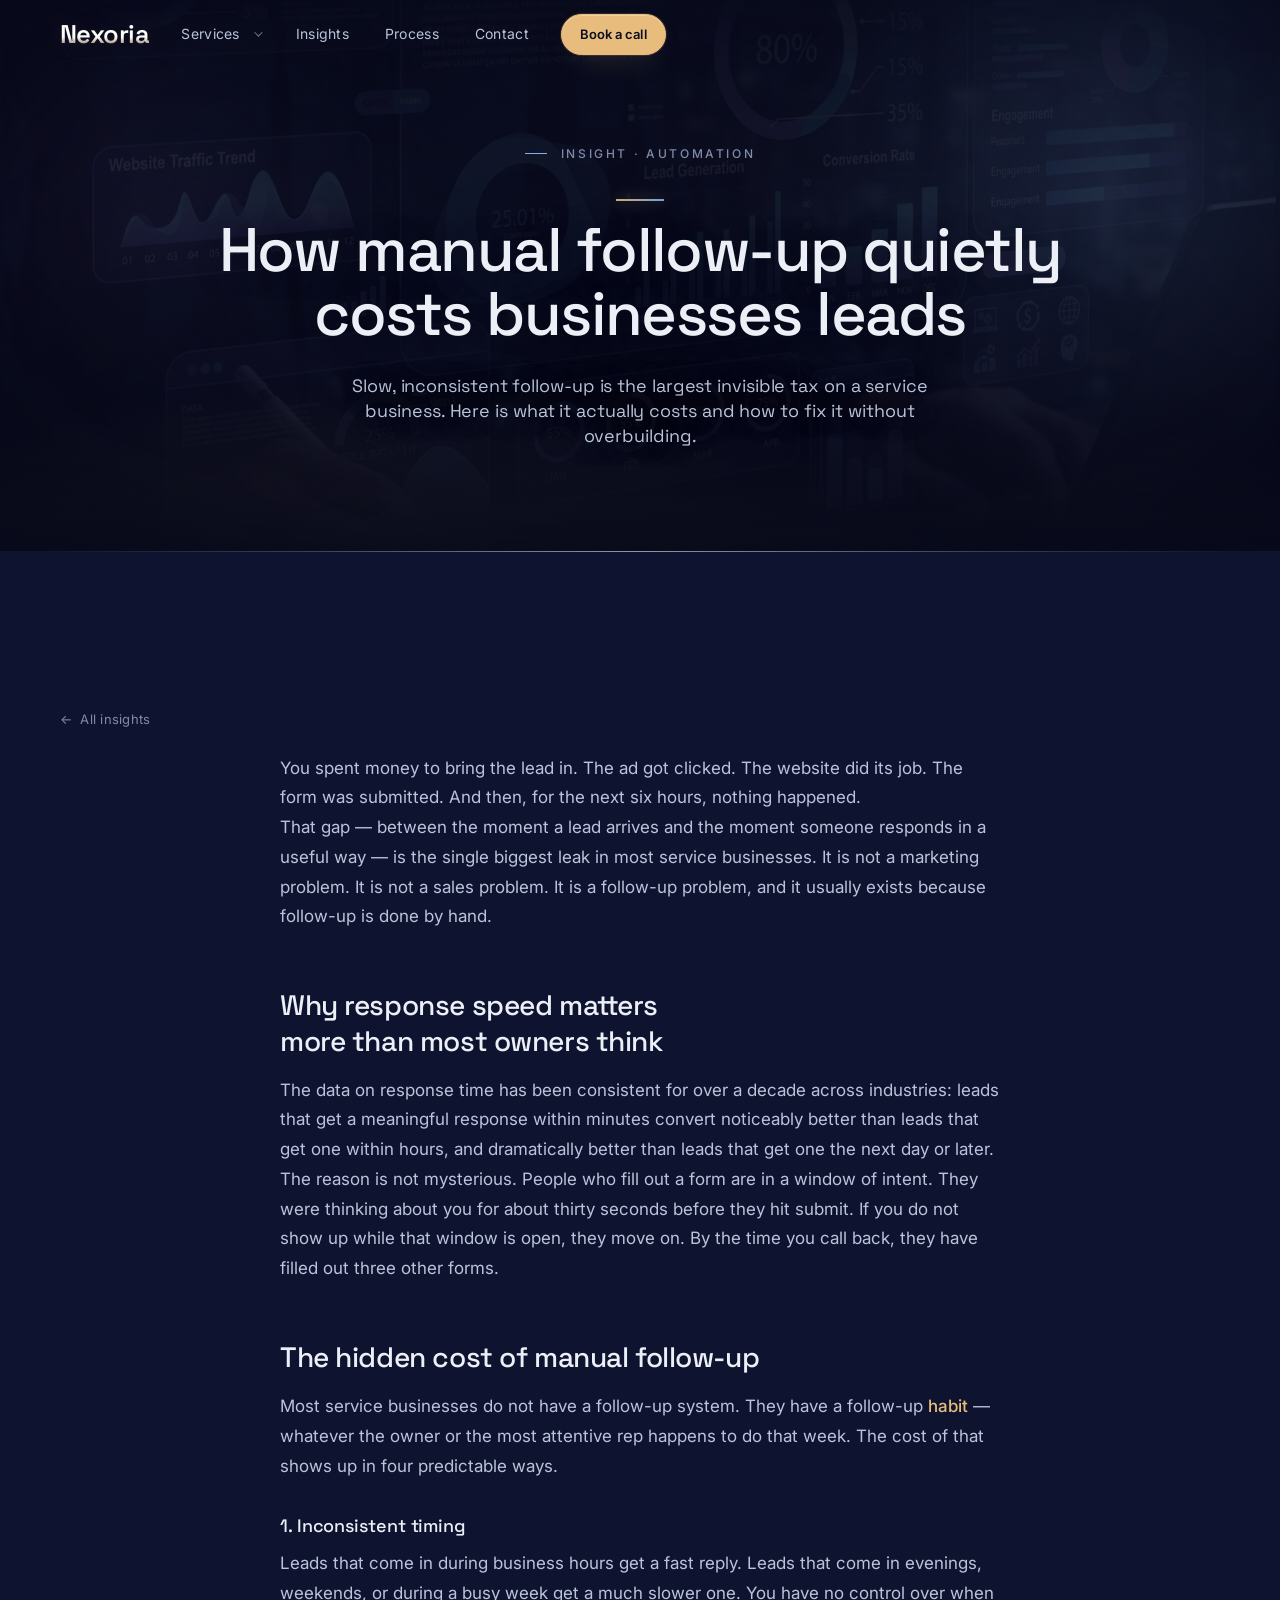
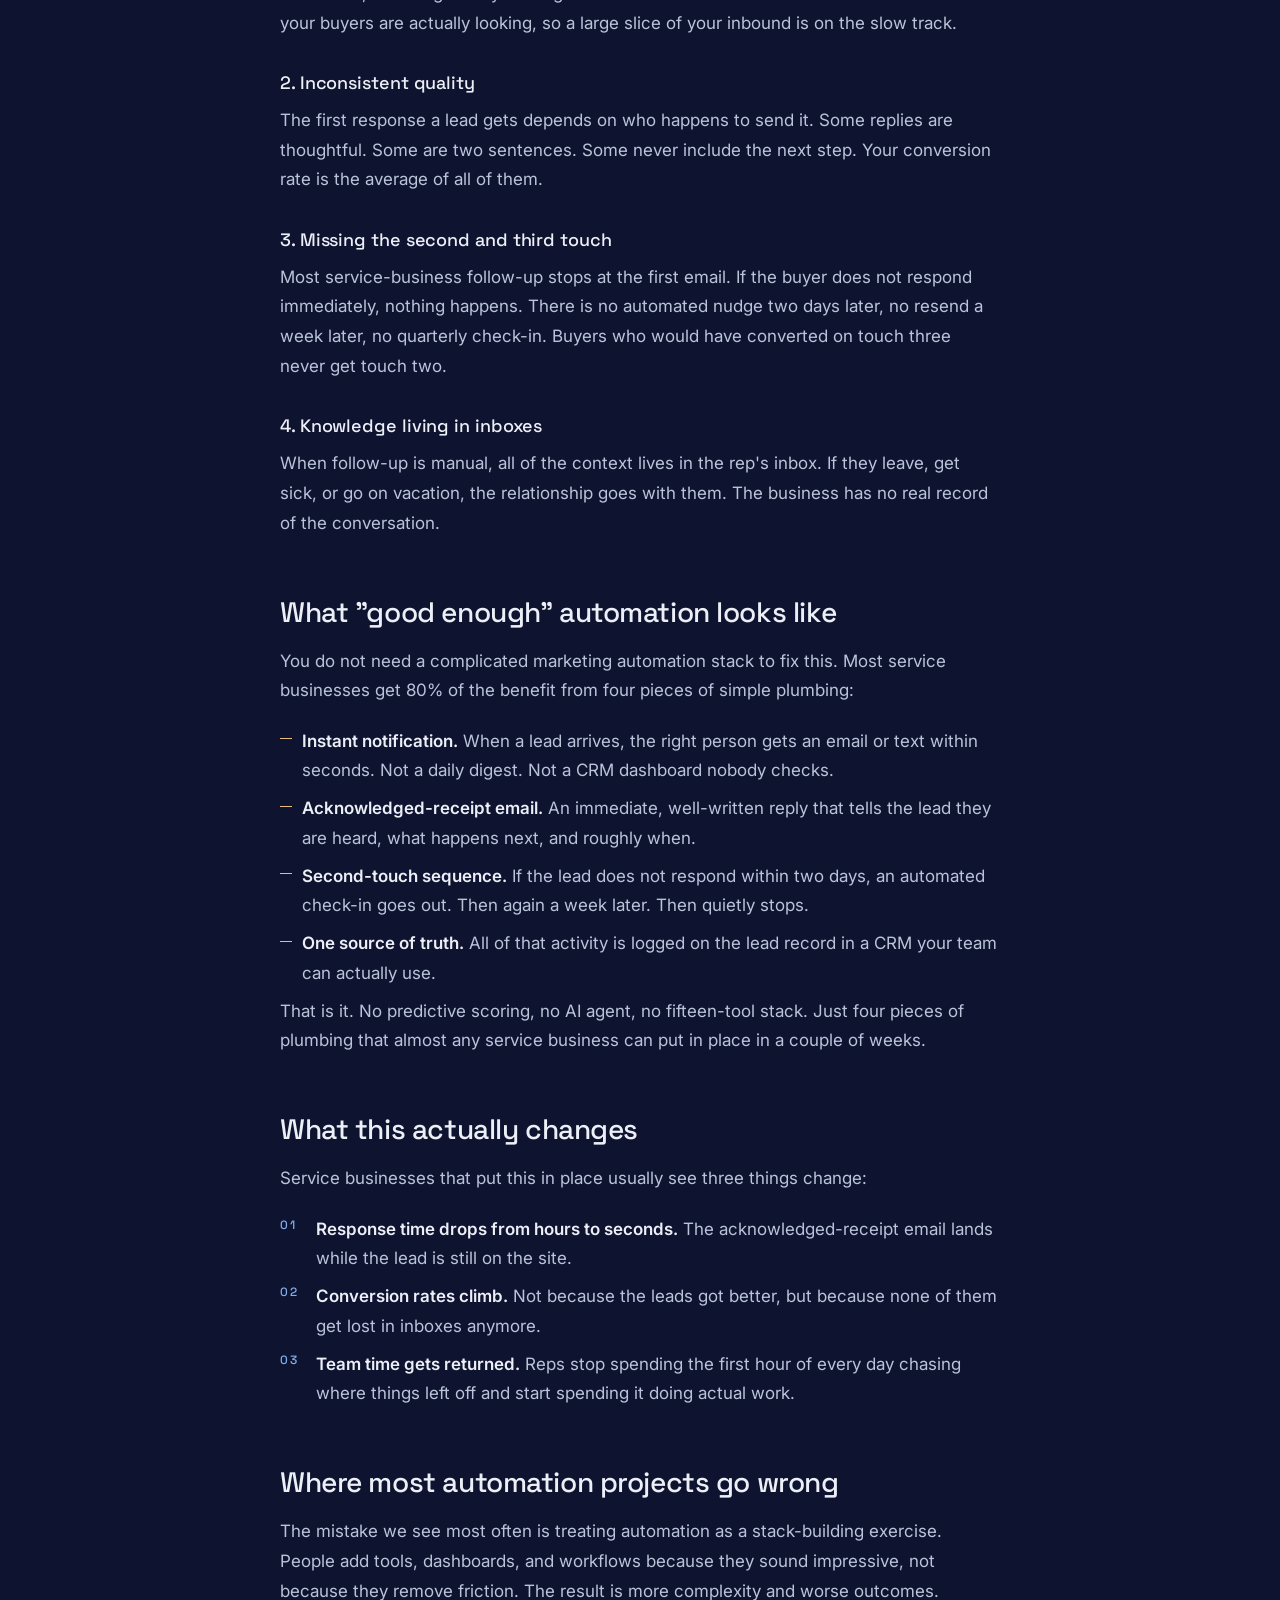
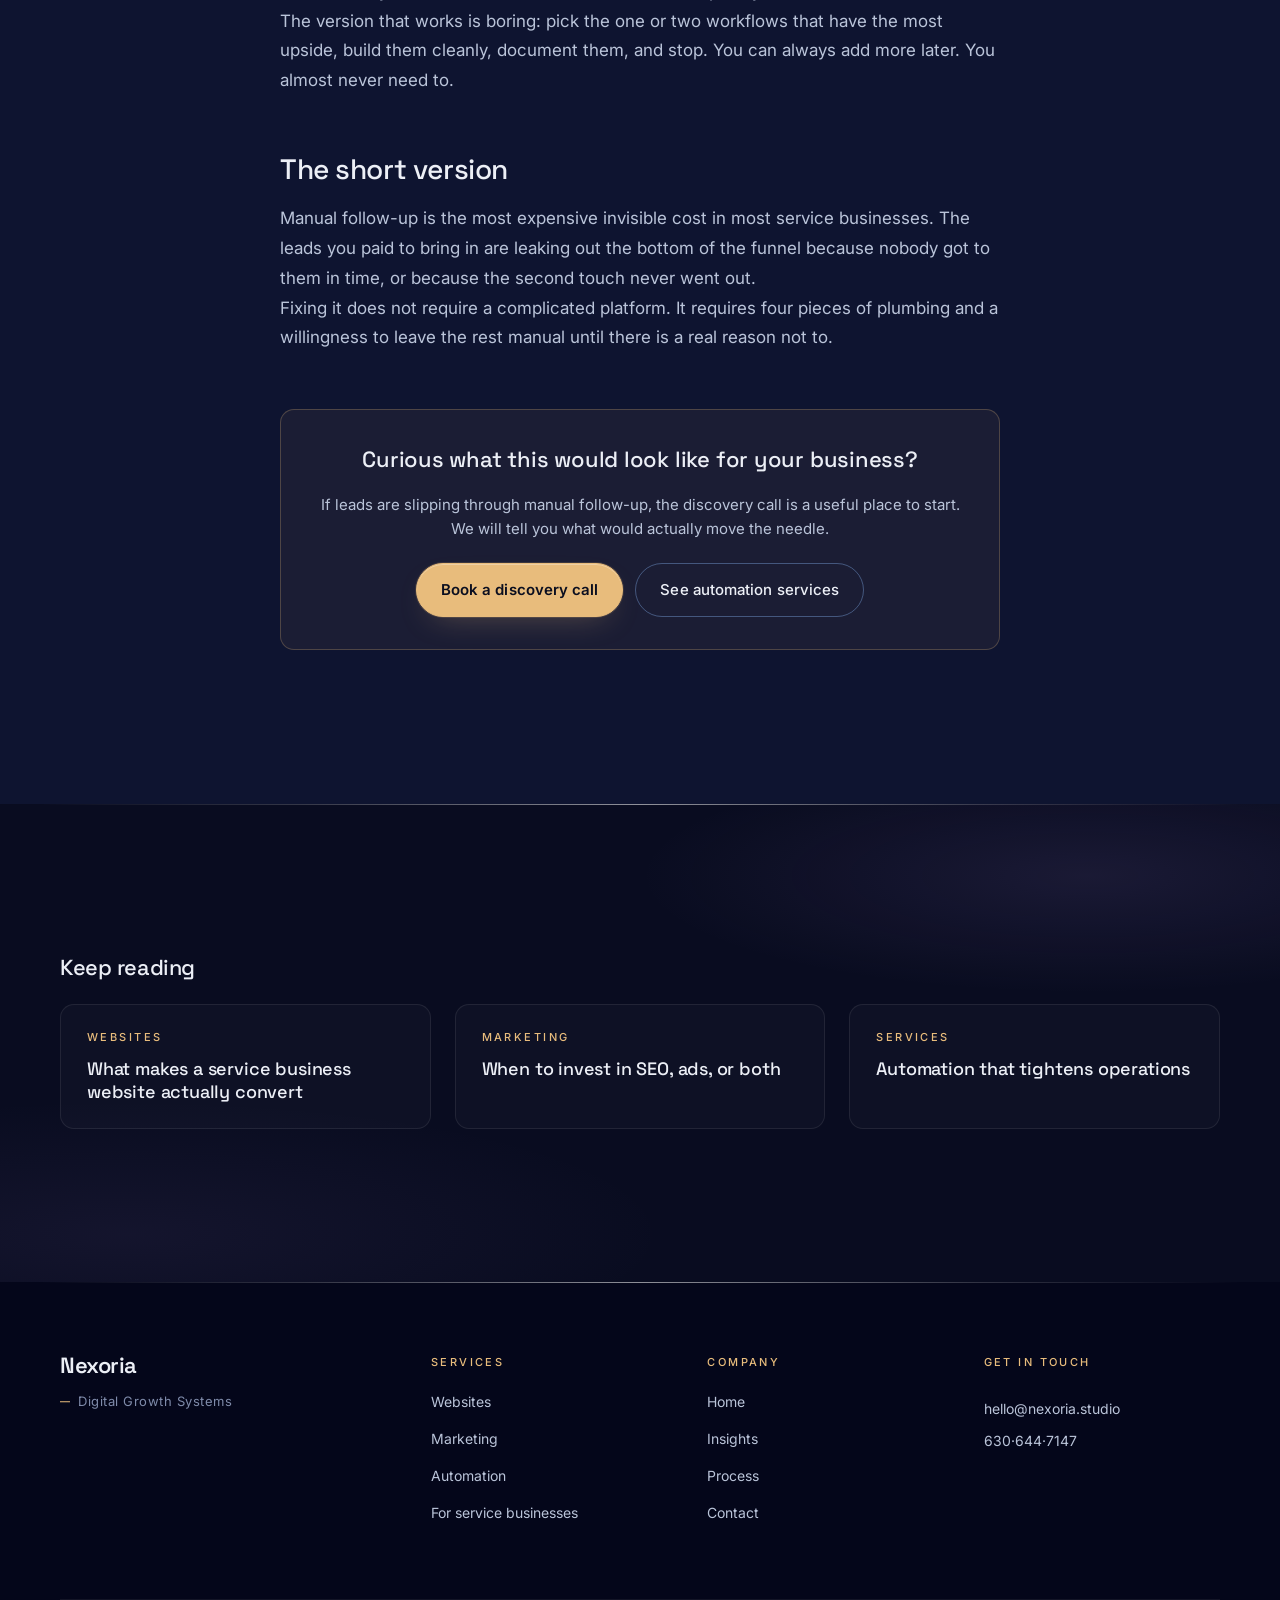
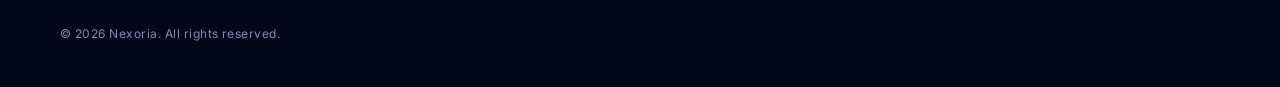
<file: insights/manual-follow-up-costs-leads.html>
<!doctype html>
<html lang="en">
<head>
  <meta charset="utf-8" />
  <meta name="viewport" content="width=device-width, initial-scale=1, viewport-fit=cover" />
  <title>How Manual Follow-Up Quietly Costs Businesses Leads — Nexoria Insights</title>
  <meta name="description" content="Slow, inconsistent follow-up is the largest invisible tax on service businesses. Here is what it actually costs and how to fix it without overbuilding." />
  <meta name="theme-color" content="#07091A" />

  <meta property="og:type" content="article" />
  <meta property="og:title" content="How manual follow-up quietly costs businesses leads" />
  <meta property="og:description" content="The hidden cost of slow, manual follow-up — and how to fix it without bolting on tools nobody uses." />
  <meta property="og:image" content="https://nexoria.studio/assets/nexoria-logo-icon.png" />

  <link rel="icon" type="image/png" href="../assets/nexoria-logo-icon.png" />
  <link rel="apple-touch-icon" href="../assets/nexoria-logo-icon.png" />

  <link rel="preconnect" href="https://fonts.googleapis.com" />
  <link rel="preconnect" href="https://fonts.gstatic.com" crossorigin />
  <link href="https://fonts.googleapis.com/css2?family=Inter:wght@300;400;500;600&family=Space+Grotesk:wght@400;500;600;700&display=swap" rel="stylesheet" />

  <link rel="stylesheet" href="../style.css" />
</head>
<body>
  <a class="skip-link" href="#main">Skip to content</a>

  <header class="site-header" id="siteHeader">
    <div class="container header-inner">
      <a class="brand" href="../index.html" aria-label="Nexoria — home"><span class="brand-name">Nexoria</span></a>
      <nav class="site-nav" aria-label="Primary">
        <ul>
          <li class="has-dropdown">
            <button class="dropdown-trigger" type="button" aria-haspopup="true" aria-expanded="false" aria-controls="servicesDropdown">Services</button>
            <div class="dropdown" id="servicesDropdown" role="menu">
              <a href="../websites.html" role="menuitem">Websites</a>
              <a href="../marketing.html" role="menuitem">Marketing</a>
              <a href="../automation.html" role="menuitem">Automation</a>
              <div class="dropdown-divider" role="separator"></div>
              <a href="../service-businesses.html" role="menuitem">For service businesses</a>
            </div>
          </li>
          <li><a href="../insights.html">Insights</a></li>
          <li><a href="../index.html#process">Process</a></li>
          <li><a href="../index.html#contact">Contact</a></li>
        </ul>
      </nav>
      <a class="btn btn-primary header-cta" href="../index.html#contact">Book a call</a>
      <button class="nav-toggle" id="navToggle" aria-label="Open menu" aria-expanded="false" aria-controls="mobileNav"><span></span><span></span><span></span></button>
    </div>
    <div class="mobile-nav" id="mobileNav" hidden>
      <ul>
        <li>
          <span class="mobile-section-label">Services</span>
          <ul class="mobile-sub">
            <li><a href="../websites.html">Websites</a></li>
            <li><a href="../marketing.html">Marketing</a></li>
            <li><a href="../automation.html">Automation</a></li>
            <li><a href="../service-businesses.html">For service businesses</a></li>
          </ul>
        </li>
        <li><a href="../insights.html">Insights</a></li>
        <li><a href="../index.html#process">Process</a></li>
        <li><a href="../index.html#contact">Contact</a></li>
        <li><a class="btn btn-primary" href="../index.html#contact">Book a call</a></li>
      </ul>
    </div>
  </header>

  <main id="main">
    <section class="hero hero--sub" id="top" aria-labelledby="pageHeading">
      <div class="hero-bg" aria-hidden="true">
        <div class="grid-layer" data-parallax="0.12"></div>
        <div class="hero-aurora"></div>
        <div class="hero-glow"></div>
        <div class="hero-horizon"></div>
        <div class="hero-vignette"></div>
      </div>
      <div class="container hero-inner">
        <p class="article-meta">Insight &middot; Automation</p>
        <h1 class="hero-heading" id="pageHeading">
          How manual follow-up quietly costs businesses leads
        </h1>
        <p class="hero-tagline">
          Slow, inconsistent follow-up is the largest invisible tax on a service business. Here is what it actually costs and how to fix it without overbuilding.
        </p>
      </div>
    </section>

    <section class="services section--light">
      <div class="container">
        <a class="article-back" href="../insights.html"><span aria-hidden="true">&larr;</span> All insights</a>

        <article class="article-prose">
          <p>You spent money to bring the lead in. The ad got clicked. The website did its job. The form was submitted. And then, for the next six hours, nothing happened.</p>

          <p>That gap &mdash; between the moment a lead arrives and the moment someone responds in a useful way &mdash; is the single biggest leak in most service businesses. It is not a marketing problem. It is not a sales problem. It is a follow-up problem, and it usually exists because follow-up is done by hand.</p>

          <h2>Why response speed matters more than most owners think</h2>

          <p>The data on response time has been consistent for over a decade across industries: leads that get a meaningful response within minutes convert noticeably better than leads that get one within hours, and dramatically better than leads that get one the next day or later.</p>

          <p>The reason is not mysterious. People who fill out a form are in a window of intent. They were thinking about you for about thirty seconds before they hit submit. If you do not show up while that window is open, they move on. By the time you call back, they have filled out three other forms.</p>

          <h2>The hidden cost of manual follow-up</h2>

          <p>Most service businesses do not have a follow-up system. They have a follow-up <em>habit</em> &mdash; whatever the owner or the most attentive rep happens to do that week. The cost of that shows up in four predictable ways.</p>

          <h3>1. Inconsistent timing</h3>

          <p>Leads that come in during business hours get a fast reply. Leads that come in evenings, weekends, or during a busy week get a much slower one. You have no control over when your buyers are actually looking, so a large slice of your inbound is on the slow track.</p>

          <h3>2. Inconsistent quality</h3>

          <p>The first response a lead gets depends on who happens to send it. Some replies are thoughtful. Some are two sentences. Some never include the next step. Your conversion rate is the average of all of them.</p>

          <h3>3. Missing the second and third touch</h3>

          <p>Most service-business follow-up stops at the first email. If the buyer does not respond immediately, nothing happens. There is no automated nudge two days later, no resend a week later, no quarterly check-in. Buyers who would have converted on touch three never get touch two.</p>

          <h3>4. Knowledge living in inboxes</h3>

          <p>When follow-up is manual, all of the context lives in the rep's inbox. If they leave, get sick, or go on vacation, the relationship goes with them. The business has no real record of the conversation.</p>

          <h2>What "good enough" automation looks like</h2>

          <p>You do not need a complicated marketing automation stack to fix this. Most service businesses get 80% of the benefit from four pieces of simple plumbing:</p>

          <ul>
            <li><strong>Instant notification.</strong> When a lead arrives, the right person gets an email or text within seconds. Not a daily digest. Not a CRM dashboard nobody checks.</li>
            <li><strong>Acknowledged-receipt email.</strong> An immediate, well-written reply that tells the lead they are heard, what happens next, and roughly when.</li>
            <li><strong>Second-touch sequence.</strong> If the lead does not respond within two days, an automated check-in goes out. Then again a week later. Then quietly stops.</li>
            <li><strong>One source of truth.</strong> All of that activity is logged on the lead record in a CRM your team can actually use.</li>
          </ul>

          <p>That is it. No predictive scoring, no AI agent, no fifteen-tool stack. Just four pieces of plumbing that almost any service business can put in place in a couple of weeks.</p>

          <h2>What this actually changes</h2>

          <p>Service businesses that put this in place usually see three things change:</p>

          <ol>
            <li><strong>Response time drops from hours to seconds.</strong> The acknowledged-receipt email lands while the lead is still on the site.</li>
            <li><strong>Conversion rates climb.</strong> Not because the leads got better, but because none of them get lost in inboxes anymore.</li>
            <li><strong>Team time gets returned.</strong> Reps stop spending the first hour of every day chasing where things left off and start spending it doing actual work.</li>
          </ol>

          <h2>Where most automation projects go wrong</h2>

          <p>The mistake we see most often is treating automation as a stack-building exercise. People add tools, dashboards, and workflows because they sound impressive, not because they remove friction. The result is more complexity and worse outcomes.</p>

          <p>The version that works is boring: pick the one or two workflows that have the most upside, build them cleanly, document them, and stop. You can always add more later. You almost never need to.</p>

          <h2>The short version</h2>

          <p>Manual follow-up is the most expensive invisible cost in most service businesses. The leads you paid to bring in are leaking out the bottom of the funnel because nobody got to them in time, or because the second touch never went out.</p>

          <p>Fixing it does not require a complicated platform. It requires four pieces of plumbing and a willingness to leave the rest manual until there is a real reason not to.</p>
        </article>

        <div class="article-cta">
          <h3>Curious what this would look like for your business?</h3>
          <p>If leads are slipping through manual follow-up, the discovery call is a useful place to start. We will tell you what would actually move the needle.</p>
          <div class="article-cta-buttons">
            <a class="btn btn-primary" href="../index.html#contact">Book a discovery call</a>
            <a class="btn btn-ghost" href="../automation.html">See automation services</a>
          </div>
        </div>
      </div>
    </section>

    <section class="problems section--dark">
      <div class="container">
        <h2 class="section-title" style="font-size: clamp(20px, 1.7vw, 26px); margin-bottom: 24px;">Keep reading</h2>
        <div class="related-grid">
          <a class="related-card" href="service-business-website-conversion.html">
            <p class="related-card-label">Websites</p>
            <p class="related-card-title">What makes a service business website actually convert</p>
          </a>
          <a class="related-card" href="seo-vs-ads-for-service-businesses.html">
            <p class="related-card-label">Marketing</p>
            <p class="related-card-title">When to invest in SEO, ads, or both</p>
          </a>
          <a class="related-card" href="../automation.html">
            <p class="related-card-label">Services</p>
            <p class="related-card-title">Automation that tightens operations</p>
          </a>
        </div>
      </div>
    </section>
  </main>

  <footer class="site-footer">
    <div class="container footer-inner">
      <div class="footer-brand">
        <a class="brand" href="../index.html" aria-label="Nexoria — home"><span class="brand-name brand-name--footer">Nexoria</span></a>
        <p class="footer-tag">Digital Growth Systems</p>
      </div>
      <nav class="footer-nav" aria-label="Footer — Services">
        <p class="footer-nav-label">Services</p>
        <ul>
          <li><a href="../websites.html">Websites</a></li>
          <li><a href="../marketing.html">Marketing</a></li>
          <li><a href="../automation.html">Automation</a></li>
          <li><a href="../service-businesses.html">For service businesses</a></li>
        </ul>
      </nav>
      <nav class="footer-nav" aria-label="Footer — Company">
        <p class="footer-nav-label">Company</p>
        <ul>
          <li><a href="../index.html">Home</a></li>
          <li><a href="../insights.html">Insights</a></li>
          <li><a href="../index.html#process">Process</a></li>
          <li><a href="../index.html#contact">Contact</a></li>
        </ul>
      </nav>
      <div class="footer-contact">
        <p class="footer-nav-label">Get in touch</p>
        <a href="mailto:hello@nexoria.studio">hello@nexoria.studio</a>
        <a href="tel:+16306447147">630&middot;644&middot;7147</a>
      </div>
      <p class="footer-fine">&copy; <span id="year">2026</span> Nexoria. All rights reserved.</p>
    </div>
  </footer>

  <script src="../script.js" defer></script>
</body>
</html>
</file>
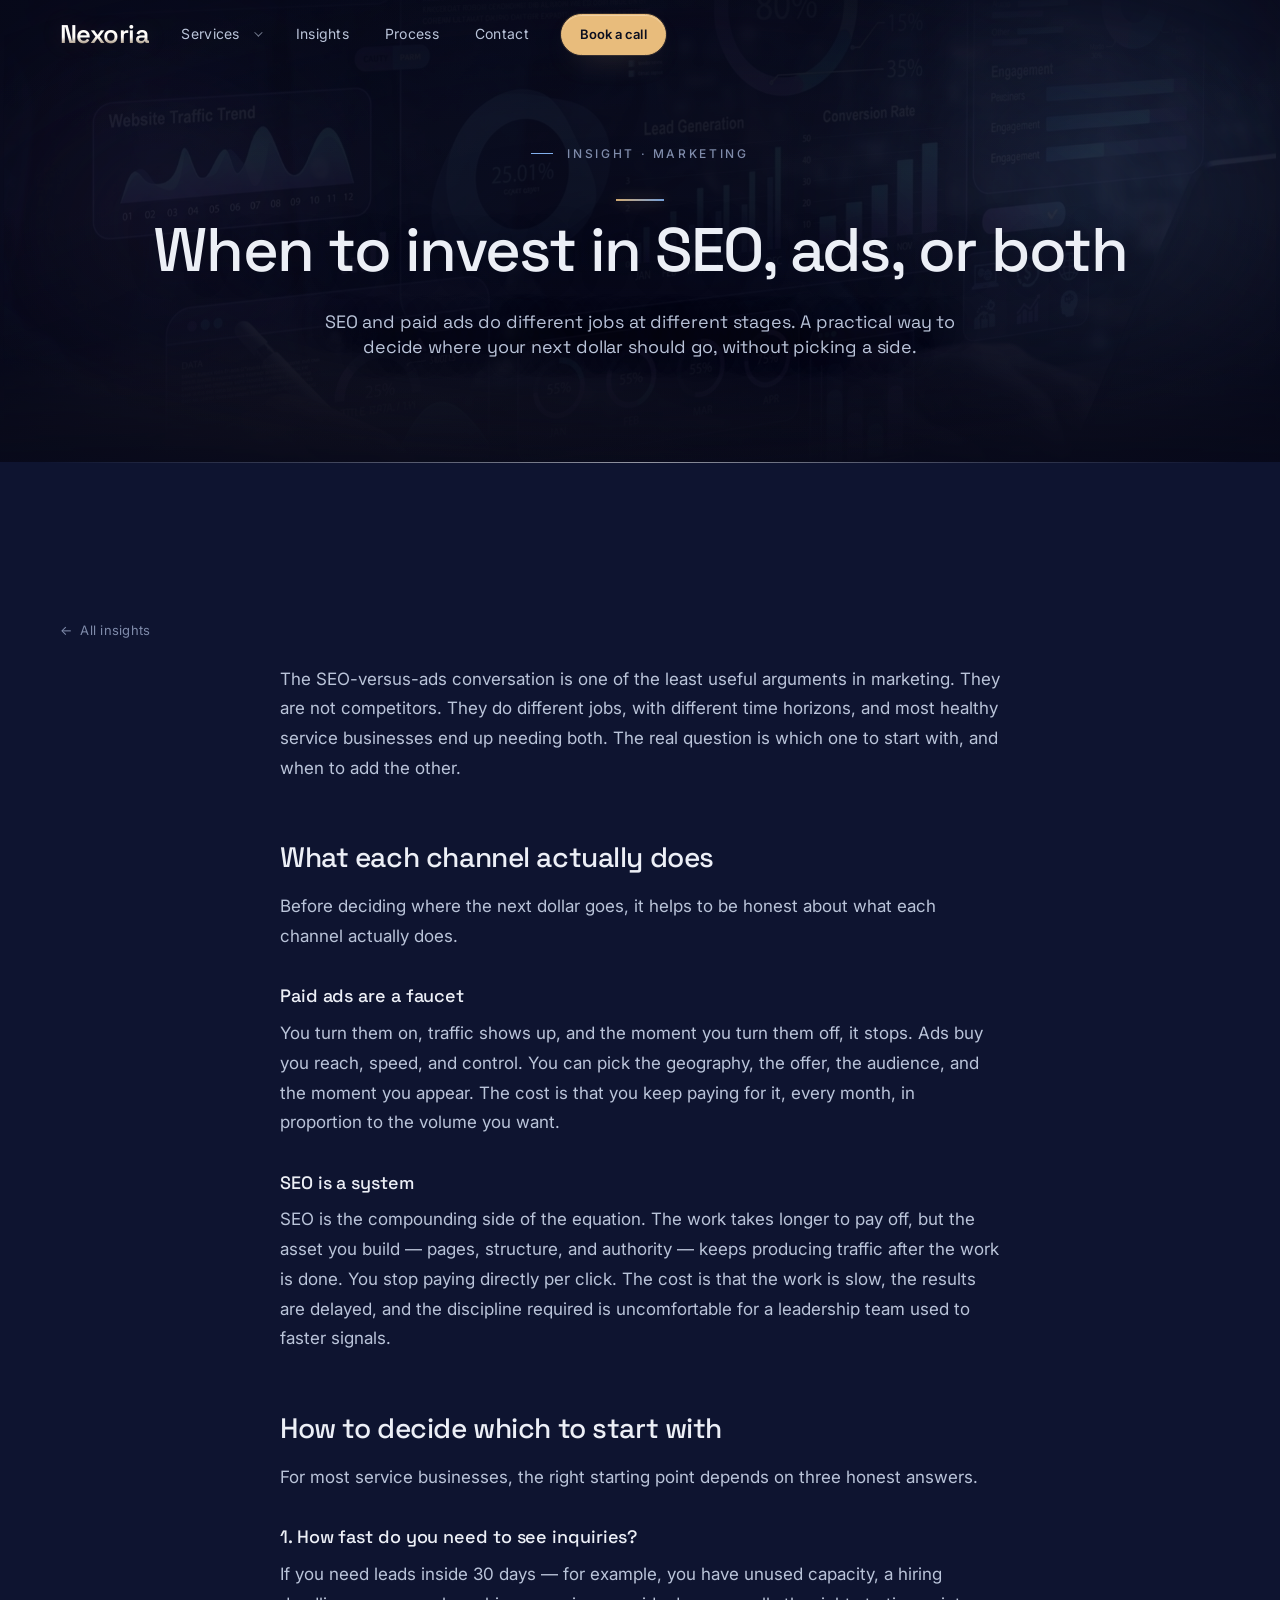
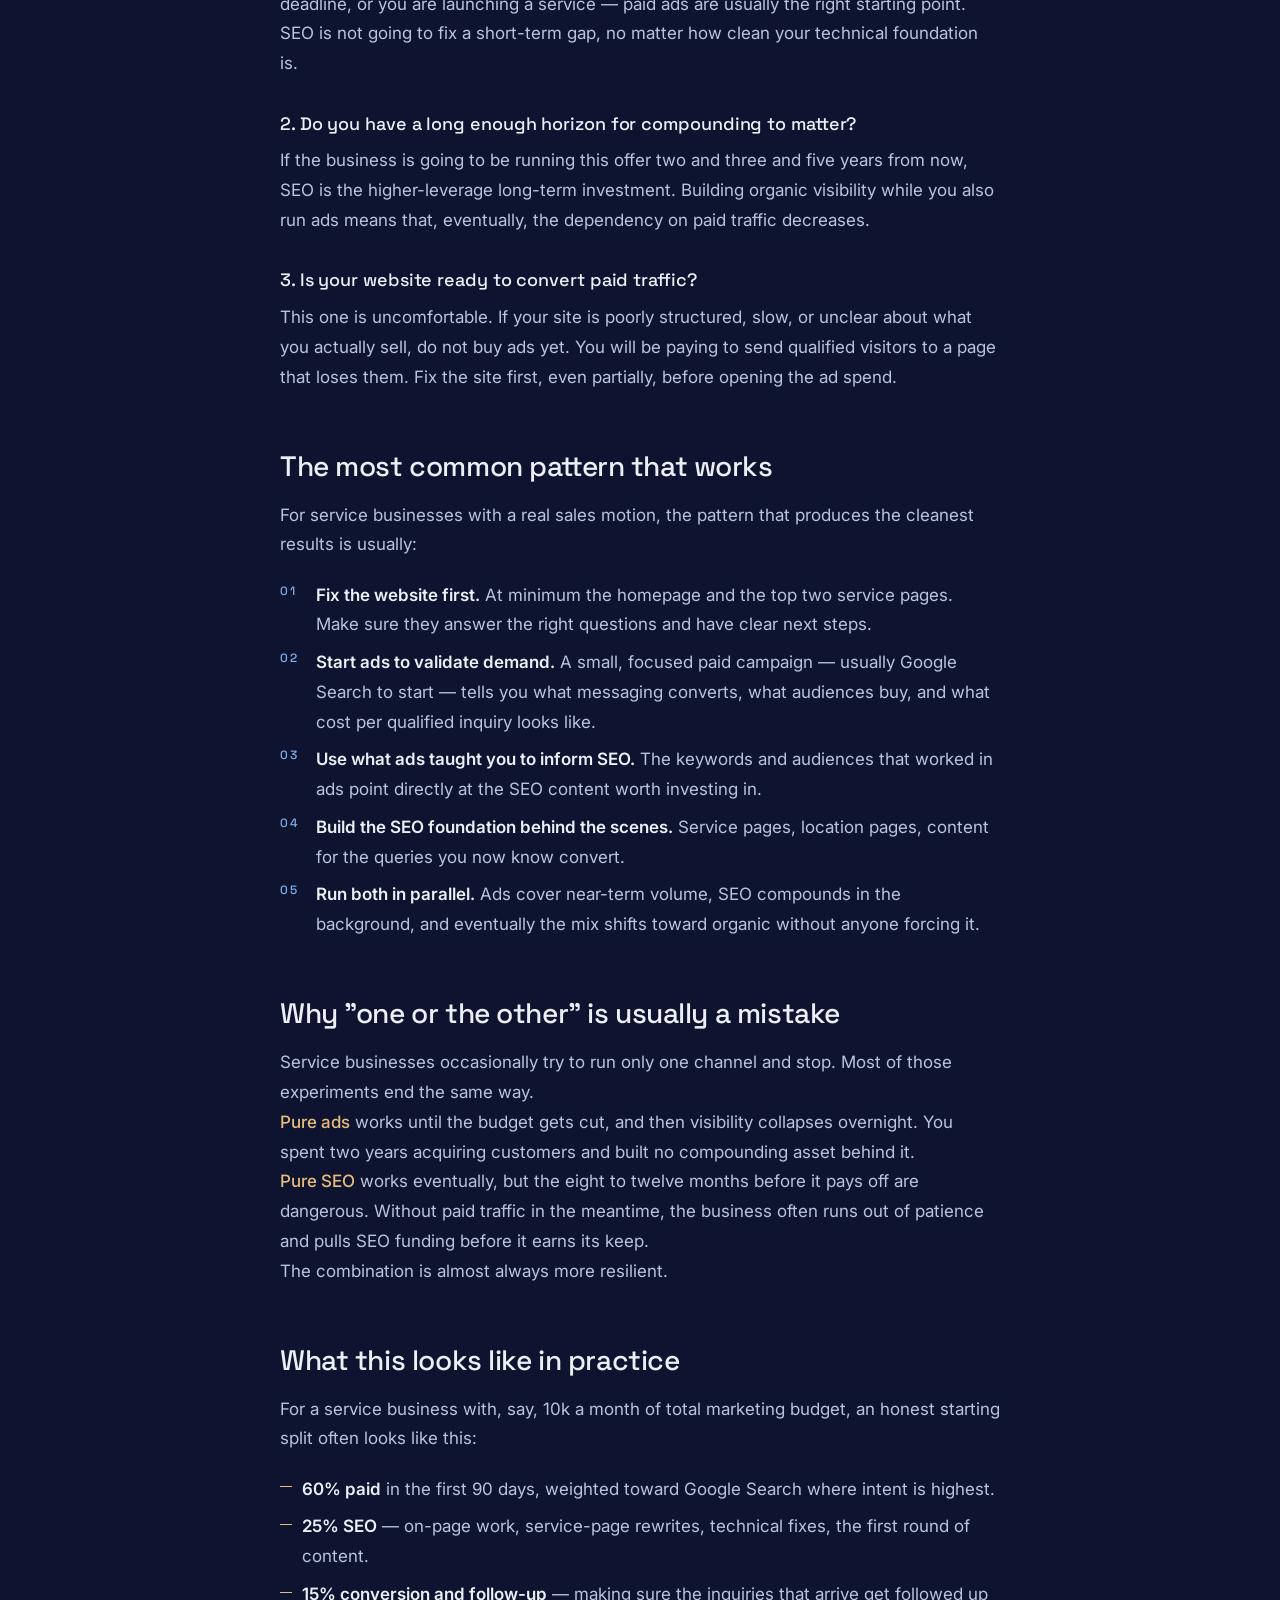
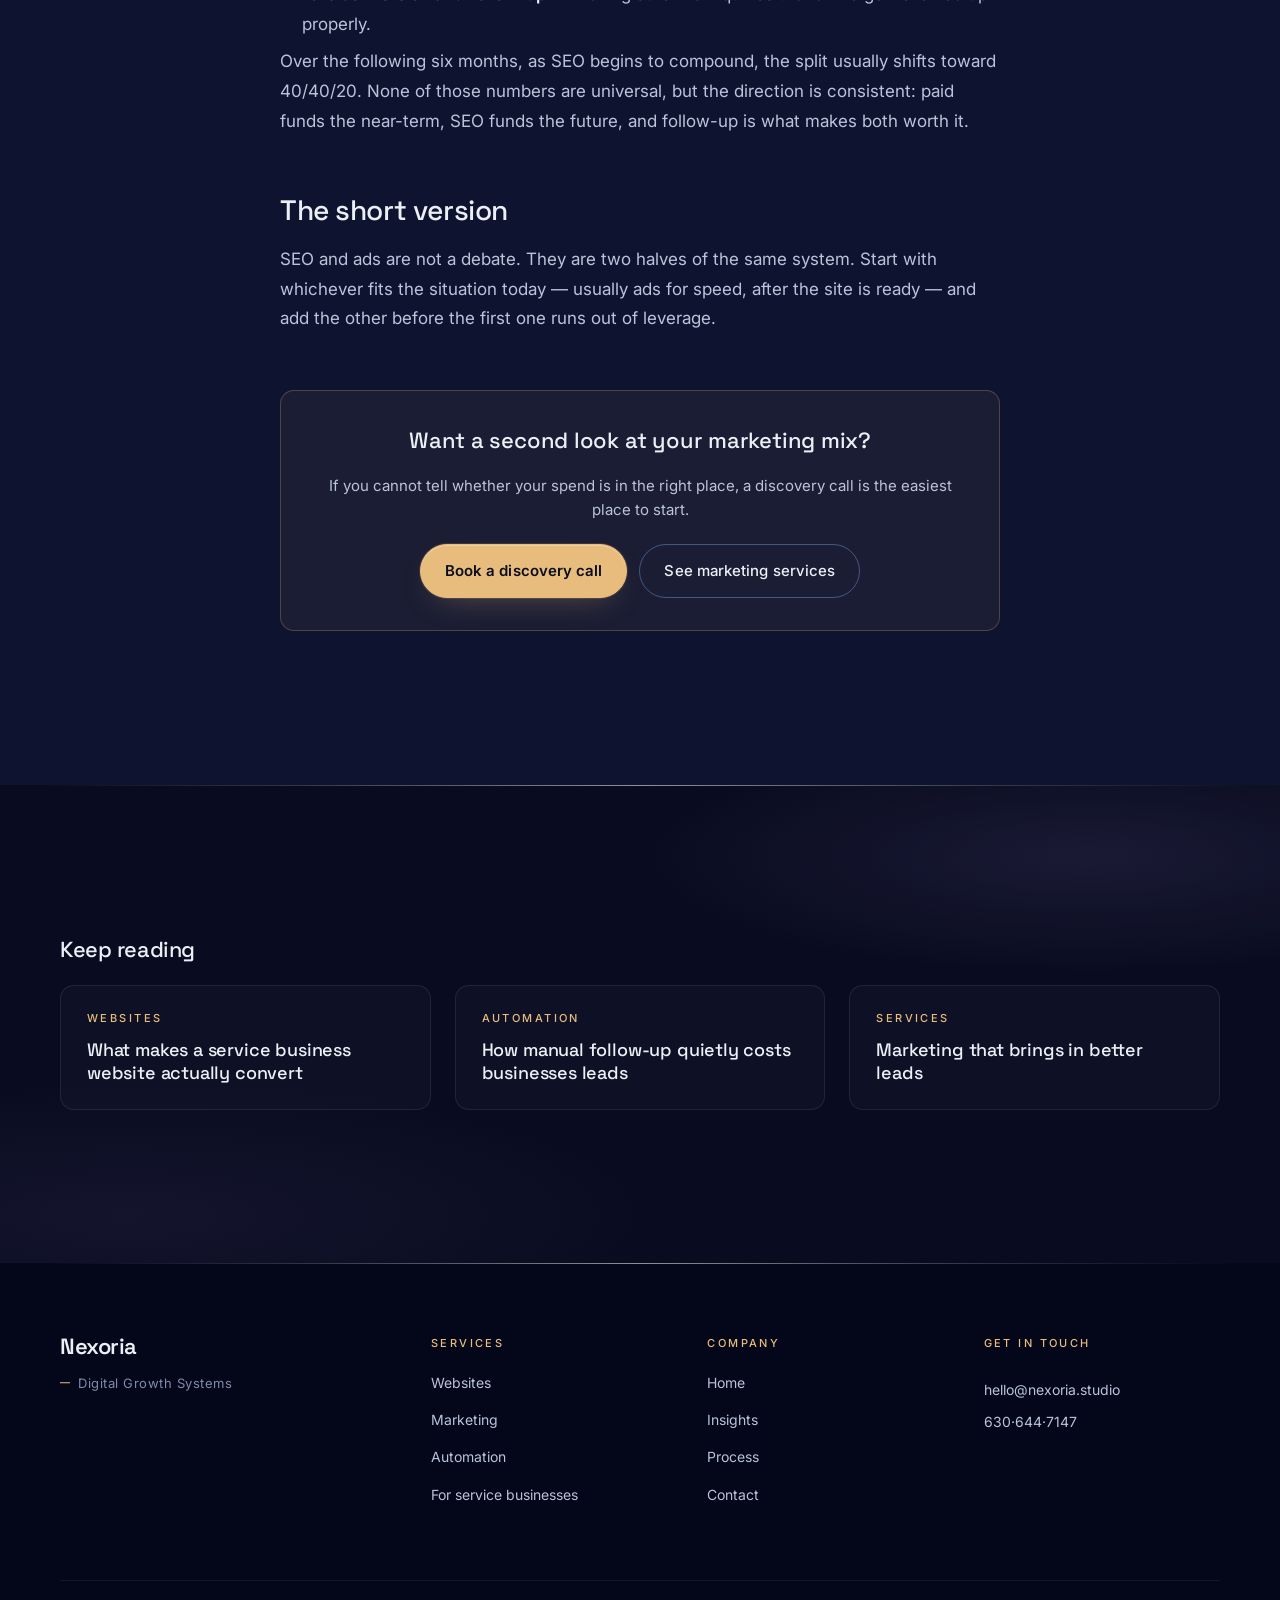
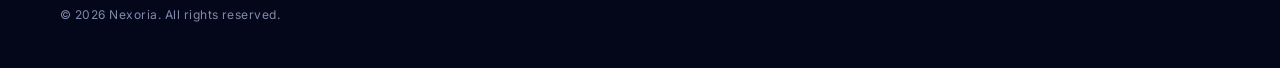
<file: insights/seo-vs-ads-for-service-businesses.html>
<!doctype html>
<html lang="en">
<head>
  <meta charset="utf-8" />
  <meta name="viewport" content="width=device-width, initial-scale=1, viewport-fit=cover" />
  <title>When to Invest in SEO, Ads, or Both — Nexoria Insights</title>
  <meta name="description" content="A practical way for service businesses to decide whether SEO, paid ads, or both should get the next marketing dollar — without picking a side." />
  <meta name="theme-color" content="#07091A" />

  <meta property="og:type" content="article" />
  <meta property="og:title" content="When to invest in SEO, ads, or both" />
  <meta property="og:description" content="A practical way to decide which channel gets your next marketing dollar." />
  <meta property="og:image" content="https://nexoria.studio/assets/nexoria-logo-icon.png" />

  <link rel="icon" type="image/png" href="../assets/nexoria-logo-icon.png" />
  <link rel="apple-touch-icon" href="../assets/nexoria-logo-icon.png" />

  <link rel="preconnect" href="https://fonts.googleapis.com" />
  <link rel="preconnect" href="https://fonts.gstatic.com" crossorigin />
  <link href="https://fonts.googleapis.com/css2?family=Inter:wght@300;400;500;600&family=Space+Grotesk:wght@400;500;600;700&display=swap" rel="stylesheet" />

  <link rel="stylesheet" href="../style.css" />
</head>
<body>
  <a class="skip-link" href="#main">Skip to content</a>

  <header class="site-header" id="siteHeader">
    <div class="container header-inner">
      <a class="brand" href="../index.html" aria-label="Nexoria — home"><span class="brand-name">Nexoria</span></a>
      <nav class="site-nav" aria-label="Primary">
        <ul>
          <li class="has-dropdown">
            <button class="dropdown-trigger" type="button" aria-haspopup="true" aria-expanded="false" aria-controls="servicesDropdown">Services</button>
            <div class="dropdown" id="servicesDropdown" role="menu">
              <a href="../websites.html" role="menuitem">Websites</a>
              <a href="../marketing.html" role="menuitem">Marketing</a>
              <a href="../automation.html" role="menuitem">Automation</a>
              <div class="dropdown-divider" role="separator"></div>
              <a href="../service-businesses.html" role="menuitem">For service businesses</a>
            </div>
          </li>
          <li><a href="../insights.html">Insights</a></li>
          <li><a href="../index.html#process">Process</a></li>
          <li><a href="../index.html#contact">Contact</a></li>
        </ul>
      </nav>
      <a class="btn btn-primary header-cta" href="../index.html#contact">Book a call</a>
      <button class="nav-toggle" id="navToggle" aria-label="Open menu" aria-expanded="false" aria-controls="mobileNav"><span></span><span></span><span></span></button>
    </div>
    <div class="mobile-nav" id="mobileNav" hidden>
      <ul>
        <li>
          <span class="mobile-section-label">Services</span>
          <ul class="mobile-sub">
            <li><a href="../websites.html">Websites</a></li>
            <li><a href="../marketing.html">Marketing</a></li>
            <li><a href="../automation.html">Automation</a></li>
            <li><a href="../service-businesses.html">For service businesses</a></li>
          </ul>
        </li>
        <li><a href="../insights.html">Insights</a></li>
        <li><a href="../index.html#process">Process</a></li>
        <li><a href="../index.html#contact">Contact</a></li>
        <li><a class="btn btn-primary" href="../index.html#contact">Book a call</a></li>
      </ul>
    </div>
  </header>

  <main id="main">
    <section class="hero hero--sub" id="top" aria-labelledby="pageHeading">
      <div class="hero-bg" aria-hidden="true">
        <div class="grid-layer" data-parallax="0.12"></div>
        <div class="hero-aurora"></div>
        <div class="hero-glow"></div>
        <div class="hero-horizon"></div>
        <div class="hero-vignette"></div>
      </div>
      <div class="container hero-inner">
        <p class="article-meta">Insight &middot; Marketing</p>
        <h1 class="hero-heading" id="pageHeading">
          When to invest in SEO, ads, or both
        </h1>
        <p class="hero-tagline">
          SEO and paid ads do different jobs at different stages. A practical way to decide where your next dollar should go, without picking a side.
        </p>
      </div>
    </section>

    <section class="services section--light">
      <div class="container">
        <a class="article-back" href="../insights.html"><span aria-hidden="true">&larr;</span> All insights</a>

        <article class="article-prose">
          <p>The SEO-versus-ads conversation is one of the least useful arguments in marketing. They are not competitors. They do different jobs, with different time horizons, and most healthy service businesses end up needing both. The real question is which one to start with, and when to add the other.</p>

          <h2>What each channel actually does</h2>

          <p>Before deciding where the next dollar goes, it helps to be honest about what each channel actually does.</p>

          <h3>Paid ads are a faucet</h3>

          <p>You turn them on, traffic shows up, and the moment you turn them off, it stops. Ads buy you reach, speed, and control. You can pick the geography, the offer, the audience, and the moment you appear. The cost is that you keep paying for it, every month, in proportion to the volume you want.</p>

          <h3>SEO is a system</h3>

          <p>SEO is the compounding side of the equation. The work takes longer to pay off, but the asset you build &mdash; pages, structure, and authority &mdash; keeps producing traffic after the work is done. You stop paying directly per click. The cost is that the work is slow, the results are delayed, and the discipline required is uncomfortable for a leadership team used to faster signals.</p>

          <h2>How to decide which to start with</h2>

          <p>For most service businesses, the right starting point depends on three honest answers.</p>

          <h3>1. How fast do you need to see inquiries?</h3>

          <p>If you need leads inside 30 days &mdash; for example, you have unused capacity, a hiring deadline, or you are launching a service &mdash; paid ads are usually the right starting point. SEO is not going to fix a short-term gap, no matter how clean your technical foundation is.</p>

          <h3>2. Do you have a long enough horizon for compounding to matter?</h3>

          <p>If the business is going to be running this offer two and three and five years from now, SEO is the higher-leverage long-term investment. Building organic visibility while you also run ads means that, eventually, the dependency on paid traffic decreases.</p>

          <h3>3. Is your website ready to convert paid traffic?</h3>

          <p>This one is uncomfortable. If your site is poorly structured, slow, or unclear about what you actually sell, do not buy ads yet. You will be paying to send qualified visitors to a page that loses them. Fix the site first, even partially, before opening the ad spend.</p>

          <h2>The most common pattern that works</h2>

          <p>For service businesses with a real sales motion, the pattern that produces the cleanest results is usually:</p>

          <ol>
            <li><strong>Fix the website first.</strong> At minimum the homepage and the top two service pages. Make sure they answer the right questions and have clear next steps.</li>
            <li><strong>Start ads to validate demand.</strong> A small, focused paid campaign &mdash; usually Google Search to start &mdash; tells you what messaging converts, what audiences buy, and what cost per qualified inquiry looks like.</li>
            <li><strong>Use what ads taught you to inform SEO.</strong> The keywords and audiences that worked in ads point directly at the SEO content worth investing in.</li>
            <li><strong>Build the SEO foundation behind the scenes.</strong> Service pages, location pages, content for the queries you now know convert.</li>
            <li><strong>Run both in parallel.</strong> Ads cover near-term volume, SEO compounds in the background, and eventually the mix shifts toward organic without anyone forcing it.</li>
          </ol>

          <h2>Why "one or the other" is usually a mistake</h2>

          <p>Service businesses occasionally try to run only one channel and stop. Most of those experiments end the same way.</p>

          <p><em>Pure ads</em> works until the budget gets cut, and then visibility collapses overnight. You spent two years acquiring customers and built no compounding asset behind it.</p>

          <p><em>Pure SEO</em> works eventually, but the eight to twelve months before it pays off are dangerous. Without paid traffic in the meantime, the business often runs out of patience and pulls SEO funding before it earns its keep.</p>

          <p>The combination is almost always more resilient.</p>

          <h2>What this looks like in practice</h2>

          <p>For a service business with, say, 10k a month of total marketing budget, an honest starting split often looks like this:</p>

          <ul>
            <li><strong>60% paid</strong> in the first 90 days, weighted toward Google Search where intent is highest.</li>
            <li><strong>25% SEO</strong> &mdash; on-page work, service-page rewrites, technical fixes, the first round of content.</li>
            <li><strong>15% conversion and follow-up</strong> &mdash; making sure the inquiries that arrive get followed up properly.</li>
          </ul>

          <p>Over the following six months, as SEO begins to compound, the split usually shifts toward 40/40/20. None of those numbers are universal, but the direction is consistent: paid funds the near-term, SEO funds the future, and follow-up is what makes both worth it.</p>

          <h2>The short version</h2>

          <p>SEO and ads are not a debate. They are two halves of the same system. Start with whichever fits the situation today &mdash; usually ads for speed, after the site is ready &mdash; and add the other before the first one runs out of leverage.</p>
        </article>

        <div class="article-cta">
          <h3>Want a second look at your marketing mix?</h3>
          <p>If you cannot tell whether your spend is in the right place, a discovery call is the easiest place to start.</p>
          <div class="article-cta-buttons">
            <a class="btn btn-primary" href="../index.html#contact">Book a discovery call</a>
            <a class="btn btn-ghost" href="../marketing.html">See marketing services</a>
          </div>
        </div>
      </div>
    </section>

    <section class="problems section--dark">
      <div class="container">
        <h2 class="section-title" style="font-size: clamp(20px, 1.7vw, 26px); margin-bottom: 24px;">Keep reading</h2>
        <div class="related-grid">
          <a class="related-card" href="service-business-website-conversion.html">
            <p class="related-card-label">Websites</p>
            <p class="related-card-title">What makes a service business website actually convert</p>
          </a>
          <a class="related-card" href="manual-follow-up-costs-leads.html">
            <p class="related-card-label">Automation</p>
            <p class="related-card-title">How manual follow-up quietly costs businesses leads</p>
          </a>
          <a class="related-card" href="../marketing.html">
            <p class="related-card-label">Services</p>
            <p class="related-card-title">Marketing that brings in better leads</p>
          </a>
        </div>
      </div>
    </section>
  </main>

  <footer class="site-footer">
    <div class="container footer-inner">
      <div class="footer-brand">
        <a class="brand" href="../index.html" aria-label="Nexoria — home"><span class="brand-name brand-name--footer">Nexoria</span></a>
        <p class="footer-tag">Digital Growth Systems</p>
      </div>
      <nav class="footer-nav" aria-label="Footer — Services">
        <p class="footer-nav-label">Services</p>
        <ul>
          <li><a href="../websites.html">Websites</a></li>
          <li><a href="../marketing.html">Marketing</a></li>
          <li><a href="../automation.html">Automation</a></li>
          <li><a href="../service-businesses.html">For service businesses</a></li>
        </ul>
      </nav>
      <nav class="footer-nav" aria-label="Footer — Company">
        <p class="footer-nav-label">Company</p>
        <ul>
          <li><a href="../index.html">Home</a></li>
          <li><a href="../insights.html">Insights</a></li>
          <li><a href="../index.html#process">Process</a></li>
          <li><a href="../index.html#contact">Contact</a></li>
        </ul>
      </nav>
      <div class="footer-contact">
        <p class="footer-nav-label">Get in touch</p>
        <a href="mailto:hello@nexoria.studio">hello@nexoria.studio</a>
        <a href="tel:+16306447147">630&middot;644&middot;7147</a>
      </div>
      <p class="footer-fine">&copy; <span id="year">2026</span> Nexoria. All rights reserved.</p>
    </div>
  </footer>

  <script src="../script.js" defer></script>
</body>
</html>
</file>
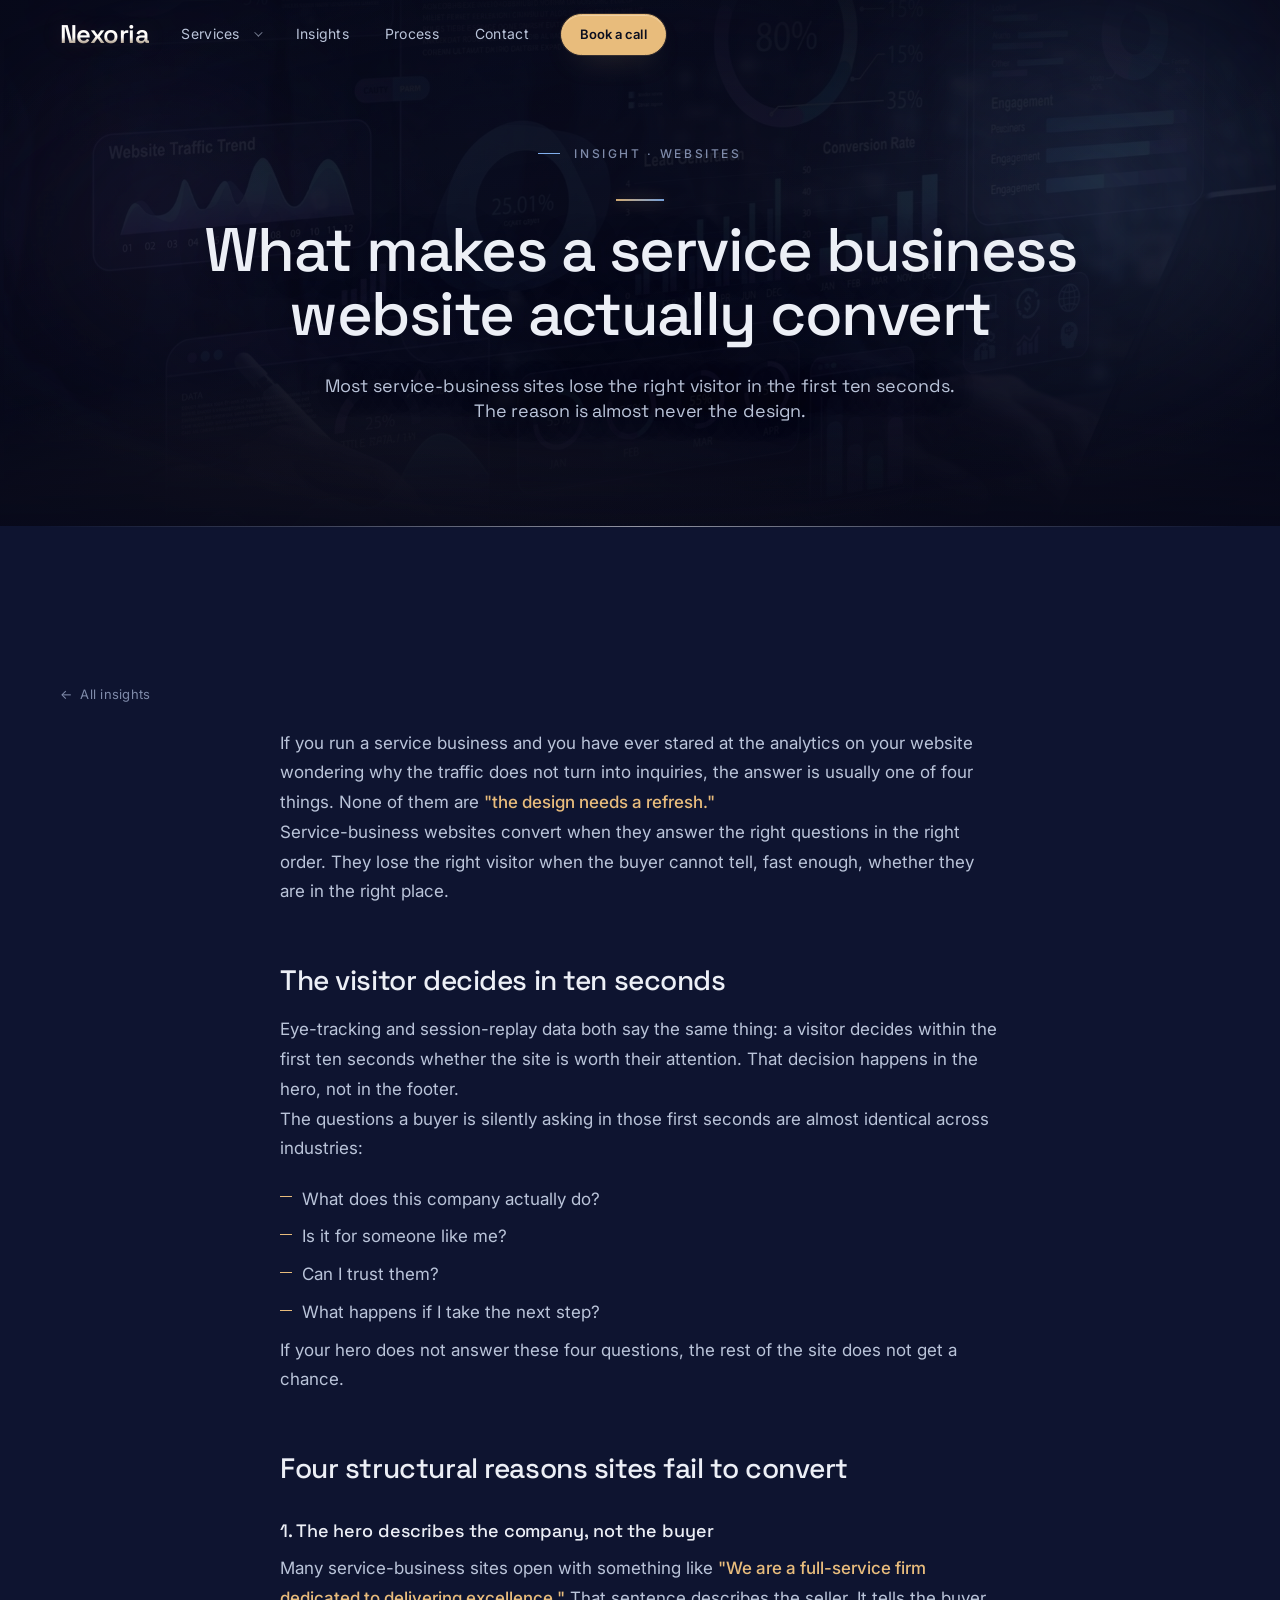
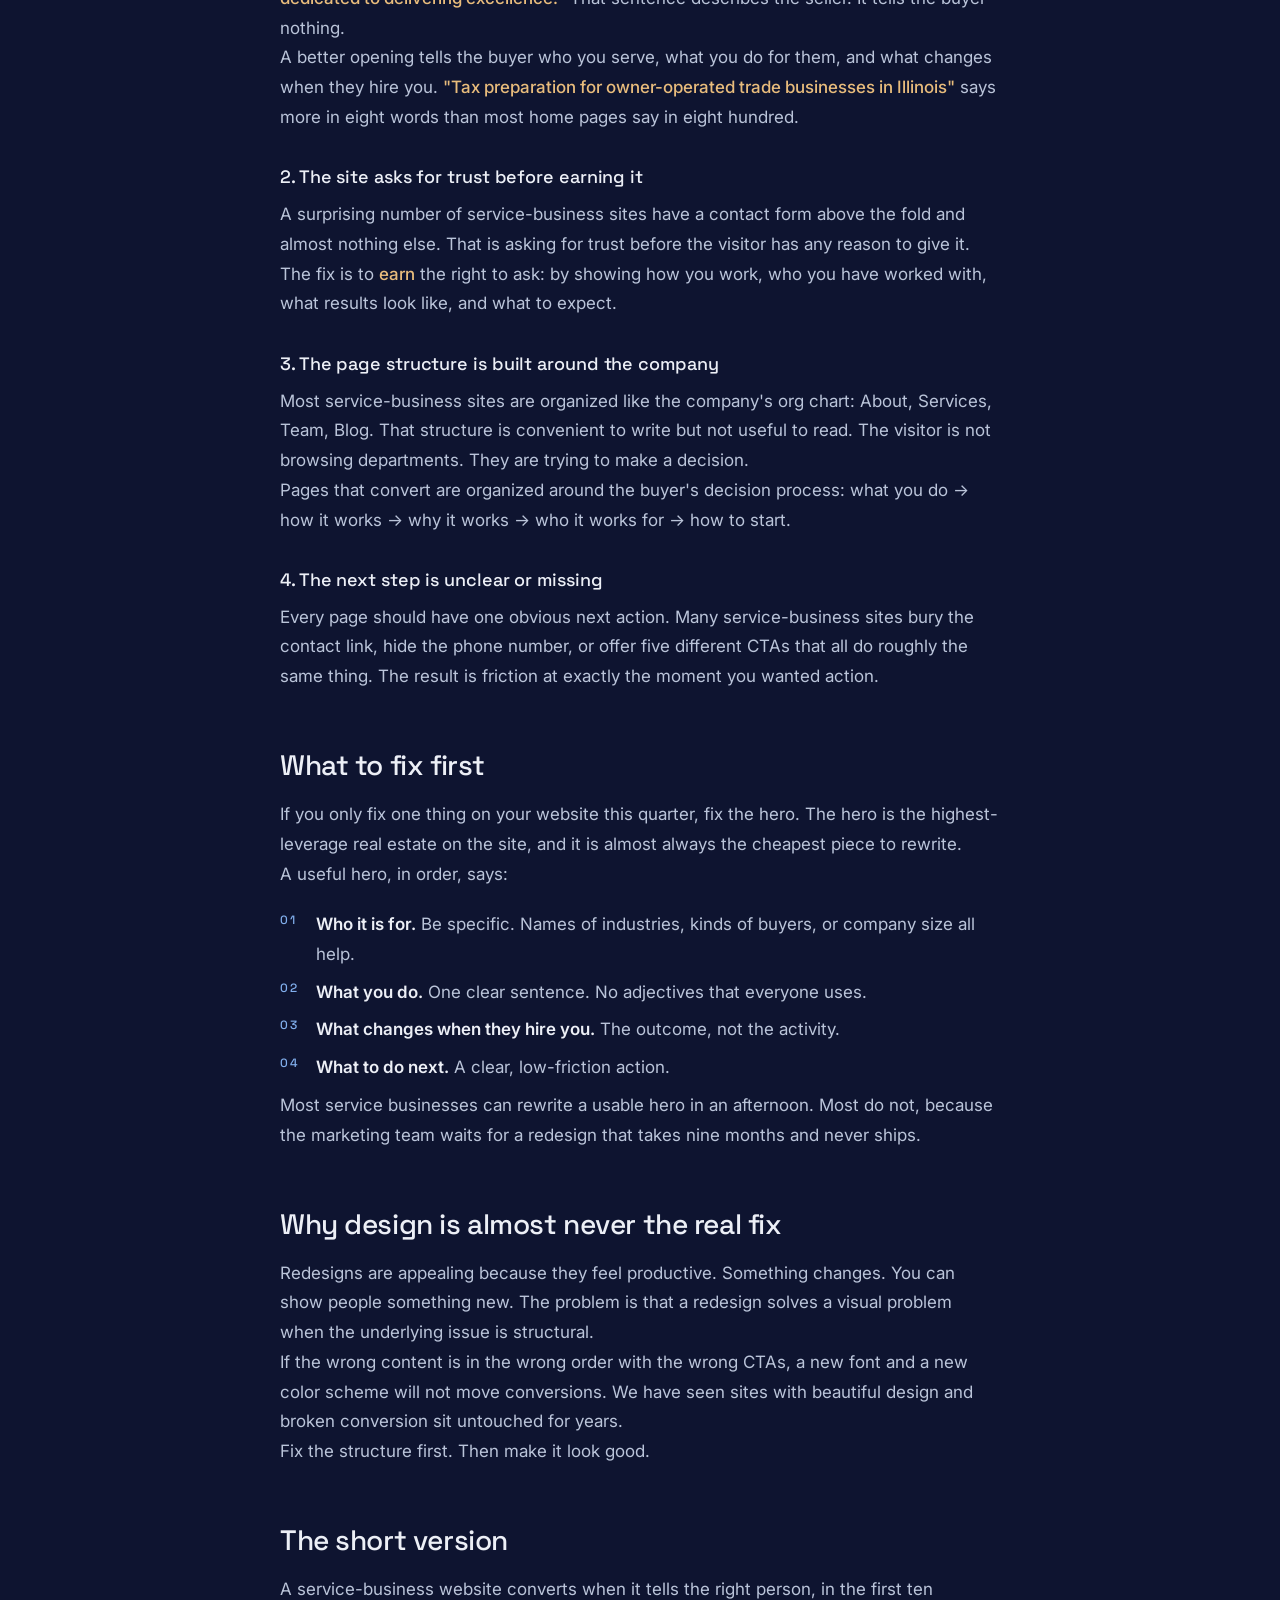
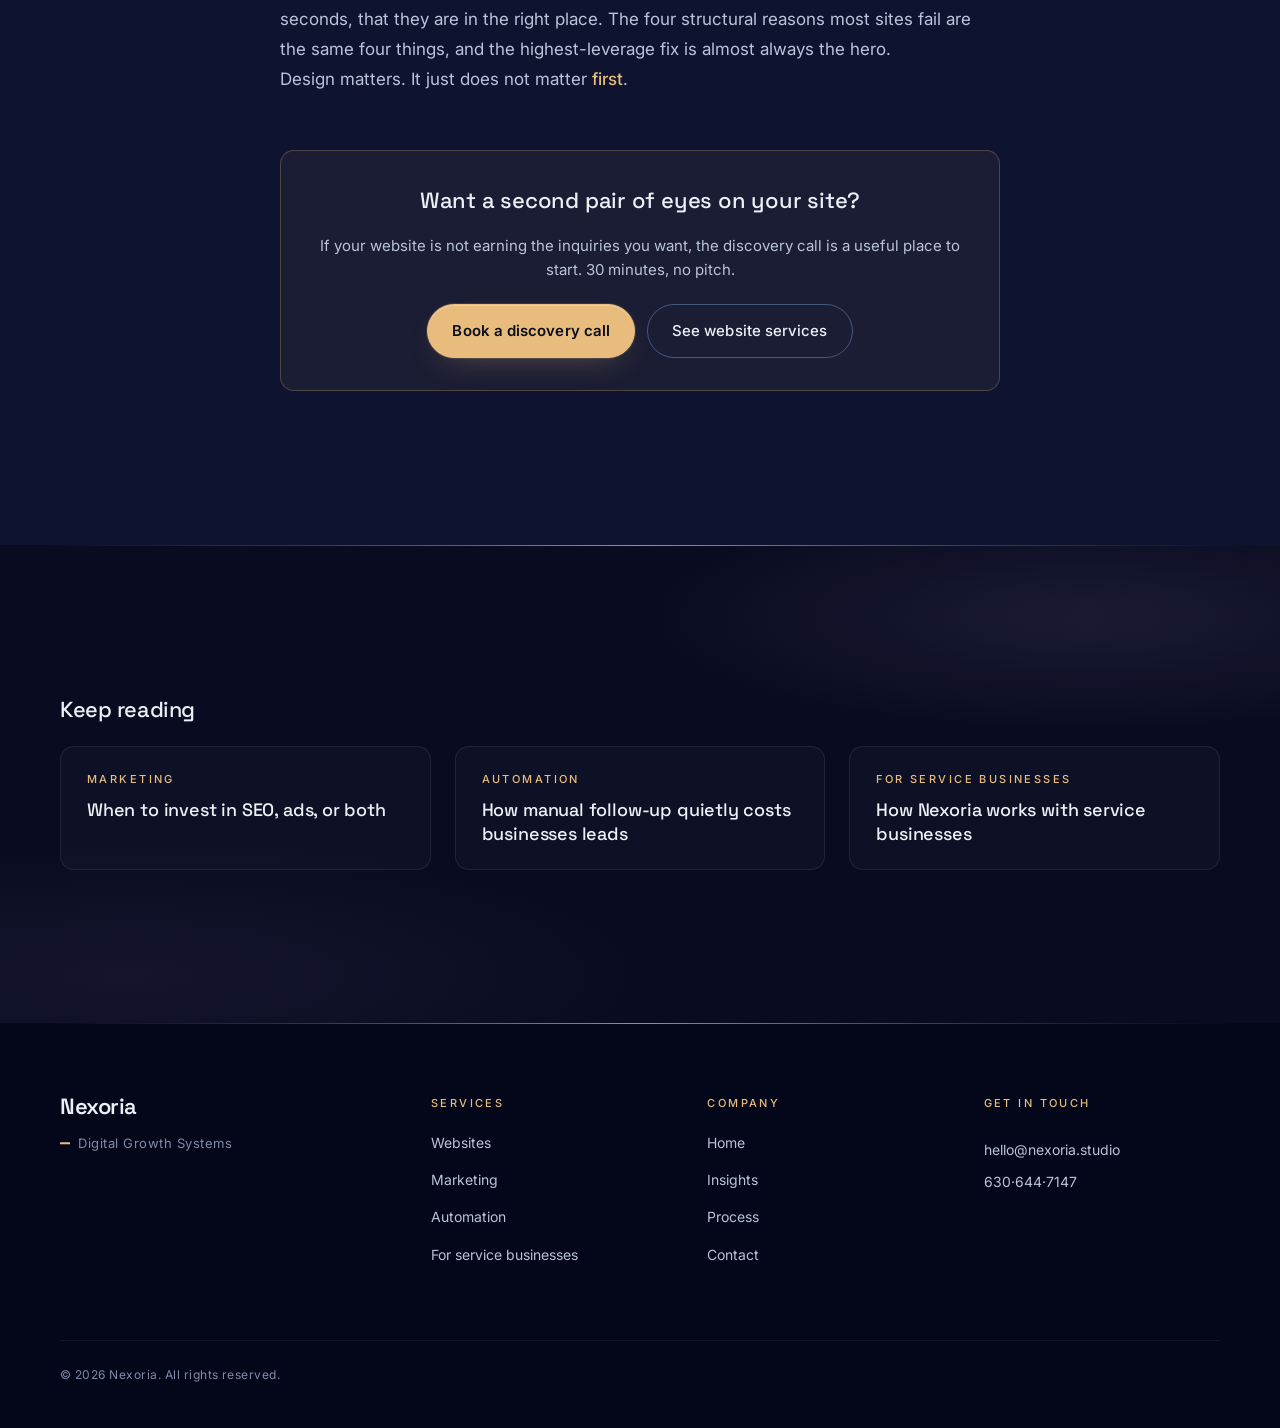
<file: insights/service-business-website-conversion.html>
<!doctype html>
<html lang="en">
<head>
  <meta charset="utf-8" />
  <meta name="viewport" content="width=device-width, initial-scale=1, viewport-fit=cover" />
  <title>What Makes a Service Business Website Actually Convert — Nexoria Insights</title>
  <meta name="description" content="Most service business websites lose the right visitor in the first ten seconds. Here is what changes that — structurally, not stylistically." />
  <meta name="theme-color" content="#07091A" />

  <meta property="og:type" content="article" />
  <meta property="og:title" content="What makes a service business website actually convert" />
  <meta property="og:description" content="Structural reasons service-business websites fail to convert, and what to fix first." />
  <meta property="og:image" content="https://nexoria.studio/assets/nexoria-logo-icon.png" />

  <link rel="icon" type="image/png" href="../assets/nexoria-logo-icon.png" />
  <link rel="apple-touch-icon" href="../assets/nexoria-logo-icon.png" />

  <link rel="preconnect" href="https://fonts.googleapis.com" />
  <link rel="preconnect" href="https://fonts.gstatic.com" crossorigin />
  <link href="https://fonts.googleapis.com/css2?family=Inter:wght@300;400;500;600&family=Space+Grotesk:wght@400;500;600;700&display=swap" rel="stylesheet" />

  <link rel="stylesheet" href="../style.css" />
</head>
<body>
  <a class="skip-link" href="#main">Skip to content</a>

  <header class="site-header" id="siteHeader">
    <div class="container header-inner">
      <a class="brand" href="../index.html" aria-label="Nexoria — home"><span class="brand-name">Nexoria</span></a>
      <nav class="site-nav" aria-label="Primary">
        <ul>
          <li class="has-dropdown">
            <button class="dropdown-trigger" type="button" aria-haspopup="true" aria-expanded="false" aria-controls="servicesDropdown">Services</button>
            <div class="dropdown" id="servicesDropdown" role="menu">
              <a href="../websites.html" role="menuitem">Websites</a>
              <a href="../marketing.html" role="menuitem">Marketing</a>
              <a href="../automation.html" role="menuitem">Automation</a>
              <div class="dropdown-divider" role="separator"></div>
              <a href="../service-businesses.html" role="menuitem">For service businesses</a>
            </div>
          </li>
          <li><a href="../insights.html">Insights</a></li>
          <li><a href="../index.html#process">Process</a></li>
          <li><a href="../index.html#contact">Contact</a></li>
        </ul>
      </nav>
      <a class="btn btn-primary header-cta" href="../index.html#contact">Book a call</a>
      <button class="nav-toggle" id="navToggle" aria-label="Open menu" aria-expanded="false" aria-controls="mobileNav"><span></span><span></span><span></span></button>
    </div>
    <div class="mobile-nav" id="mobileNav" hidden>
      <ul>
        <li>
          <span class="mobile-section-label">Services</span>
          <ul class="mobile-sub">
            <li><a href="../websites.html">Websites</a></li>
            <li><a href="../marketing.html">Marketing</a></li>
            <li><a href="../automation.html">Automation</a></li>
            <li><a href="../service-businesses.html">For service businesses</a></li>
          </ul>
        </li>
        <li><a href="../insights.html">Insights</a></li>
        <li><a href="../index.html#process">Process</a></li>
        <li><a href="../index.html#contact">Contact</a></li>
        <li><a class="btn btn-primary" href="../index.html#contact">Book a call</a></li>
      </ul>
    </div>
  </header>

  <main id="main">
    <section class="hero hero--sub" id="top" aria-labelledby="pageHeading">
      <div class="hero-bg" aria-hidden="true">
        <div class="grid-layer" data-parallax="0.12"></div>
        <div class="hero-aurora"></div>
        <div class="hero-glow"></div>
        <div class="hero-horizon"></div>
        <div class="hero-vignette"></div>
      </div>
      <div class="container hero-inner">
        <p class="article-meta">Insight &middot; Websites</p>
        <h1 class="hero-heading" id="pageHeading">
          What makes a service business website actually convert
        </h1>
        <p class="hero-tagline">
          Most service-business sites lose the right visitor in the first ten seconds. The reason is almost never the design.
        </p>
      </div>
    </section>

    <section class="services section--light">
      <div class="container">
        <a class="article-back" href="../insights.html"><span aria-hidden="true">&larr;</span> All insights</a>

        <article class="article-prose">
          <p>If you run a service business and you have ever stared at the analytics on your website wondering why the traffic does not turn into inquiries, the answer is usually one of four things. None of them are <em>"the design needs a refresh."</em></p>

          <p>Service-business websites convert when they answer the right questions in the right order. They lose the right visitor when the buyer cannot tell, fast enough, whether they are in the right place.</p>

          <h2>The visitor decides in ten seconds</h2>

          <p>Eye-tracking and session-replay data both say the same thing: a visitor decides within the first ten seconds whether the site is worth their attention. That decision happens in the hero, not in the footer.</p>

          <p>The questions a buyer is silently asking in those first seconds are almost identical across industries:</p>

          <ul>
            <li>What does this company actually do?</li>
            <li>Is it for someone like me?</li>
            <li>Can I trust them?</li>
            <li>What happens if I take the next step?</li>
          </ul>

          <p>If your hero does not answer these four questions, the rest of the site does not get a chance.</p>

          <h2>Four structural reasons sites fail to convert</h2>

          <h3>1. The hero describes the company, not the buyer</h3>

          <p>Many service-business sites open with something like <em>"We are a full-service firm dedicated to delivering excellence."</em> That sentence describes the seller. It tells the buyer nothing.</p>

          <p>A better opening tells the buyer who you serve, what you do for them, and what changes when they hire you. <em>"Tax preparation for owner-operated trade businesses in Illinois"</em> says more in eight words than most home pages say in eight hundred.</p>

          <h3>2. The site asks for trust before earning it</h3>

          <p>A surprising number of service-business sites have a contact form above the fold and almost nothing else. That is asking for trust before the visitor has any reason to give it. The fix is to <em>earn</em> the right to ask: by showing how you work, who you have worked with, what results look like, and what to expect.</p>

          <h3>3. The page structure is built around the company</h3>

          <p>Most service-business sites are organized like the company's org chart: About, Services, Team, Blog. That structure is convenient to write but not useful to read. The visitor is not browsing departments. They are trying to make a decision.</p>

          <p>Pages that convert are organized around the buyer's decision process: what you do &rarr; how it works &rarr; why it works &rarr; who it works for &rarr; how to start.</p>

          <h3>4. The next step is unclear or missing</h3>

          <p>Every page should have one obvious next action. Many service-business sites bury the contact link, hide the phone number, or offer five different CTAs that all do roughly the same thing. The result is friction at exactly the moment you wanted action.</p>

          <h2>What to fix first</h2>

          <p>If you only fix one thing on your website this quarter, fix the hero. The hero is the highest-leverage real estate on the site, and it is almost always the cheapest piece to rewrite.</p>

          <p>A useful hero, in order, says:</p>

          <ol>
            <li><strong>Who it is for.</strong> Be specific. Names of industries, kinds of buyers, or company size all help.</li>
            <li><strong>What you do.</strong> One clear sentence. No adjectives that everyone uses.</li>
            <li><strong>What changes when they hire you.</strong> The outcome, not the activity.</li>
            <li><strong>What to do next.</strong> A clear, low-friction action.</li>
          </ol>

          <p>Most service businesses can rewrite a usable hero in an afternoon. Most do not, because the marketing team waits for a redesign that takes nine months and never ships.</p>

          <h2>Why design is almost never the real fix</h2>

          <p>Redesigns are appealing because they feel productive. Something changes. You can show people something new. The problem is that a redesign solves a visual problem when the underlying issue is structural.</p>

          <p>If the wrong content is in the wrong order with the wrong CTAs, a new font and a new color scheme will not move conversions. We have seen sites with beautiful design and broken conversion sit untouched for years.</p>

          <p>Fix the structure first. Then make it look good.</p>

          <h2>The short version</h2>

          <p>A service-business website converts when it tells the right person, in the first ten seconds, that they are in the right place. The four structural reasons most sites fail are the same four things, and the highest-leverage fix is almost always the hero.</p>

          <p>Design matters. It just does not matter <em>first</em>.</p>
        </article>

        <div class="article-cta">
          <h3>Want a second pair of eyes on your site?</h3>
          <p>If your website is not earning the inquiries you want, the discovery call is a useful place to start. 30 minutes, no pitch.</p>
          <div class="article-cta-buttons">
            <a class="btn btn-primary" href="../index.html#contact">Book a discovery call</a>
            <a class="btn btn-ghost" href="../websites.html">See website services</a>
          </div>
        </div>
      </div>
    </section>

    <section class="problems section--dark">
      <div class="container">
        <h2 class="section-title" style="font-size: clamp(20px, 1.7vw, 26px); margin-bottom: 24px;">Keep reading</h2>
        <div class="related-grid">
          <a class="related-card" href="seo-vs-ads-for-service-businesses.html">
            <p class="related-card-label">Marketing</p>
            <p class="related-card-title">When to invest in SEO, ads, or both</p>
          </a>
          <a class="related-card" href="manual-follow-up-costs-leads.html">
            <p class="related-card-label">Automation</p>
            <p class="related-card-title">How manual follow-up quietly costs businesses leads</p>
          </a>
          <a class="related-card" href="../service-businesses.html">
            <p class="related-card-label">For service businesses</p>
            <p class="related-card-title">How Nexoria works with service businesses</p>
          </a>
        </div>
      </div>
    </section>
  </main>

  <footer class="site-footer">
    <div class="container footer-inner">
      <div class="footer-brand">
        <a class="brand" href="../index.html" aria-label="Nexoria — home"><span class="brand-name brand-name--footer">Nexoria</span></a>
        <p class="footer-tag">Digital Growth Systems</p>
      </div>
      <nav class="footer-nav" aria-label="Footer — Services">
        <p class="footer-nav-label">Services</p>
        <ul>
          <li><a href="../websites.html">Websites</a></li>
          <li><a href="../marketing.html">Marketing</a></li>
          <li><a href="../automation.html">Automation</a></li>
          <li><a href="../service-businesses.html">For service businesses</a></li>
        </ul>
      </nav>
      <nav class="footer-nav" aria-label="Footer — Company">
        <p class="footer-nav-label">Company</p>
        <ul>
          <li><a href="../index.html">Home</a></li>
          <li><a href="../insights.html">Insights</a></li>
          <li><a href="../index.html#process">Process</a></li>
          <li><a href="../index.html#contact">Contact</a></li>
        </ul>
      </nav>
      <div class="footer-contact">
        <p class="footer-nav-label">Get in touch</p>
        <a href="mailto:hello@nexoria.studio">hello@nexoria.studio</a>
        <a href="tel:+16306447147">630&middot;644&middot;7147</a>
      </div>
      <p class="footer-fine">&copy; <span id="year">2026</span> Nexoria. All rights reserved.</p>
    </div>
  </footer>

  <script src="../script.js" defer></script>
</body>
</html>
</file>
<file: style.css>
/* =========================================================
   Nexoria — Digital Growth Systems
   Midnight / city-lights system
   Section-by-section contrast, color, and surface rhythm
   ========================================================= */

:root {
  /* Per-section backgrounds — distinct tones, all dark */
  --bg-hero:        #07091A;
  --bg-services:    #0E1430;
  --bg-problems:    #090C20;
  --bg-splash:      #0A0D26;
  --bg-process:     #11163A;
  --bg-contact:     #161D40;
  --bg-footer:      #04061A;

  /* Compatibility / fallback (mapped to per-section) */
  --bg-dark:        var(--bg-hero);
  --bg-dark-2:      var(--bg-problems);
  --bg-light:       var(--bg-services);
  --surface:        #1A2148;
  --surface-elevated: #20274F;
  --surface-dark:   #1B2243;
  --surface-light:  #1F2750;
  --footer-bg:      var(--bg-footer);

  /* Text */
  --ink:            #ECEFF6;
  --ink-soft:       #BAC4D9;
  --muted:          #7F8BAA;
  --muted-on-dark:  #7F8BAA;
  --line:           rgba(255, 255, 255, 0.08);
  --line-strong:    rgba(255, 255, 255, 0.18);
  --line-on-dark:   rgba(255, 255, 255, 0.10);

  /* Accents — focused, balanced */
  --accent:         #5A8FE0;   /* primary blue */
  --accent-hi:      #82B0EE;   /* lighter sky */
  --on-accent:      #FFFFFF;

  --accent-warm:    #E8BC7C;   /* warm gold */
  --accent-warm-hi: #F4D198;   /* brighter gold */
  --accent-mint:    #5BBA9F;   /* mint (small role) */
  --accent-sky:     #82B0EE;   /* maps to accent-hi */
  --accent-plum:    #9678C9;   /* restrained purple */

  /* Type */
  --font-display: "Space Grotesk", "Inter", system-ui, -apple-system, "Segoe UI", Roboto, Helvetica, Arial, sans-serif;
  --font-body:    "Inter", system-ui, -apple-system, "Segoe UI", Roboto, Helvetica, Arial, sans-serif;

  /* Rhythm */
  --container: 1240px;
  --gutter: clamp(20px, 4vw, 40px);
  --section-y: clamp(96px, 12vw, 168px);
  --radius: 6px;
  --radius-lg: 14px;
  --radius-xl: 20px;

  /* Motion */
  --ease: cubic-bezier(0.22, 0.61, 0.36, 1);
}

/* --------- Reset / base --------- */
*, *::before, *::after { box-sizing: border-box; }
html { -webkit-text-size-adjust: 100%; scroll-behavior: smooth; }
@media (prefers-reduced-motion: reduce) { html { scroll-behavior: auto; } }

body {
  margin: 0;
  font-family: var(--font-body);
  font-size: 17px;
  line-height: 1.6;
  color: var(--ink);
  background: var(--bg-hero);
  -webkit-font-smoothing: antialiased;
  -moz-osx-font-smoothing: grayscale;
  text-rendering: optimizeLegibility;
}

img, svg { display: block; max-width: 100%; height: auto; }
a { color: inherit; text-decoration: none; }
button { font: inherit; cursor: pointer; }
ul, ol { margin: 0; padding: 0; list-style: none; }

::selection { background: var(--accent-warm); color: var(--bg-hero); }

.skip-link {
  position: absolute; left: -9999px; top: 0;
  background: var(--ink); color: var(--bg-hero); padding: 10px 14px; z-index: 100;
  border-radius: 0 0 6px 0;
}
.skip-link:focus { left: 0; }

:focus-visible {
  outline: 2px solid var(--accent-warm);
  outline-offset: 3px;
  border-radius: 4px;
}

/* --------- Layout --------- */
.container {
  width: 100%;
  max-width: var(--container);
  margin: 0 auto;
  padding-left: var(--gutter);
  padding-right: var(--gutter);
}

section { position: relative; }
.section--light,
.section--dark { color: var(--ink); padding: var(--section-y) 0; }

/* Per-section backgrounds — each section has its own tone */
.services { background: var(--bg-services); }
.problems { background: var(--bg-problems); }
.splash   { background: var(--bg-splash); }
.process  { background: var(--bg-process); }
.contact  { background: var(--bg-contact); }

/* Section dividers — illuminated hairline, per-section accent */
section:not(.hero)::before,
.site-footer::before {
  content: "";
  position: absolute;
  top: 0;
  left: var(--gutter);
  right: var(--gutter);
  height: 1px;
  background: linear-gradient(
    to right,
    transparent 0%,
    rgba(255, 255, 255, 0.18) 22%,
    rgba(255, 255, 255, 0.55) 50%,
    rgba(255, 255, 255, 0.18) 78%,
    transparent 100%
  );
  pointer-events: none;
  z-index: 2;
}

/* --------- Typography --------- */
.eyebrow,
.section-kicker {
  font-family: var(--font-body);
  font-size: 12px;
  letter-spacing: 0.20em;
  text-transform: uppercase;
  color: var(--muted);
  font-weight: 500;
  margin: 0 0 18px;
  display: inline-flex;
  align-items: center;
  gap: 12px;
}

.eyebrow-dot {
  width: 7px; height: 7px; border-radius: 50%;
  background: var(--accent-warm);
  box-shadow:
    0 0 0 4px rgba(232, 188, 124, 0.10),
    0 0 14px rgba(232, 188, 124, 0.7);
}

.section-title {
  font-family: var(--font-display);
  font-weight: 500;
  font-size: clamp(34px, 4.6vw, 60px);
  line-height: 1.05;
  letter-spacing: -0.02em;
  margin: 0 0 22px;
  color: inherit;
  text-wrap: balance;
}

.section-lede {
  max-width: 62ch;
  font-size: clamp(16px, 1.2vw, 18px);
  color: var(--ink-soft);
  margin: 0;
  line-height: 1.6;
}

.section-head { max-width: 920px; margin-bottom: clamp(56px, 7vw, 96px); }

/* --------- Buttons --------- */
.btn {
  --bg: var(--accent-warm);
  --fg: #0A0E1F;
  display: inline-flex;
  align-items: center;
  justify-content: center;
  gap: 10px;
  padding: 14px 24px;
  background: var(--bg);
  color: var(--fg);
  border: 1px solid var(--bg);
  border-radius: 999px;
  font-family: var(--font-body);
  font-weight: 600;
  font-size: 15px;
  letter-spacing: 0.005em;
  transition: transform .35s var(--ease), background-color .25s var(--ease), color .25s var(--ease), border-color .25s var(--ease), box-shadow .25s var(--ease);
  white-space: nowrap;
  box-shadow:
    0 0 0 1px rgba(232, 188, 124, 0.15),
    0 12px 32px -16px rgba(232, 188, 124, 0.40),
    inset 0 1px 0 rgba(255, 255, 255, 0.30);
}
.btn:hover {
  background: var(--accent-warm-hi);
  border-color: var(--accent-warm-hi);
  color: var(--bg-hero);
  box-shadow:
    0 0 0 1px rgba(244, 209, 152, 0.25),
    0 16px 40px -12px rgba(232, 188, 124, 0.55),
    inset 0 1px 0 rgba(255, 255, 255, 0.45);
}
.btn:active { transform: translateY(1px); }

.btn-ghost {
  --bg: transparent;
  --fg: var(--ink);
  border-color: rgba(130, 176, 238, 0.40);
  box-shadow: none;
  font-weight: 500;
}
.btn-ghost:hover {
  background: rgba(130, 176, 238, 0.12);
  border-color: var(--accent-hi);
  color: var(--ink);
  box-shadow:
    0 0 0 1px rgba(130, 176, 238, 0.30),
    0 0 24px rgba(130, 176, 238, 0.20);
}

.btn-block { width: 100%; padding: 16px 22px; }

/* =========================================================
   HEADER
   ========================================================= */
.site-header {
  position: fixed;
  inset: 0 0 auto 0;
  z-index: 50;
  padding: 14px 0;
  transition: background-color .3s var(--ease), backdrop-filter .3s var(--ease), border-color .3s var(--ease), padding .3s var(--ease), box-shadow .3s var(--ease);
  border-bottom: 1px solid transparent;
}
.site-header.is-scrolled {
  background: rgba(7, 9, 26, 0.78);
  -webkit-backdrop-filter: saturate(160%) blur(20px);
  backdrop-filter: saturate(160%) blur(20px);
  border-bottom-color: rgba(255, 255, 255, 0.06);
  box-shadow: 0 12px 40px -20px rgba(0, 0, 0, 0.6);
  padding: 10px 0;
}

.header-inner {
  display: flex;
  align-items: center;
  justify-content: flex-start;
  gap: 32px;
  min-height: 40px;
}

.brand {
  display: inline-flex;
  align-items: center;
  gap: 8px;
  color: var(--ink);
  font-family: var(--font-display);
  font-weight: 600;
  font-size: 24px;
  letter-spacing: -0.018em;
  line-height: 1;
}

/* Text wordmark — small warm glow + slight gradient */
.brand-name {
  font-family: var(--font-display);
  font-weight: 600;
  font-size: clamp(22px, 2vw, 26px);
  letter-spacing: -0.02em;
  color: var(--ink);
  line-height: 1;
  background: linear-gradient(180deg, #FFFFFF 60%, rgba(232, 188, 124, 0.55) 100%);
  -webkit-background-clip: text;
  background-clip: text;
  -webkit-text-fill-color: transparent;
  text-shadow: 0 0 24px rgba(232, 188, 124, 0.16);
  transition: font-size .3s var(--ease), text-shadow .3s var(--ease);
}
.site-header.is-scrolled .brand-name {
  font-size: 20px;
  text-shadow: none;
}
.brand-name--footer {
  font-size: 22px;
  text-shadow: none;
  background: none;
  -webkit-text-fill-color: var(--ink);
  color: var(--ink);
}

.site-nav ul {
  display: flex; align-items: center; gap: 36px;
}
.site-nav a,
.dropdown-trigger {
  font-family: inherit;
  font-size: 14px;
  color: var(--ink-soft);
  letter-spacing: 0.02em;
  padding: 8px 0;
  position: relative;
  transition: color .2s var(--ease);
  background: transparent;
  border: none;
  cursor: pointer;
  display: inline-flex;
  align-items: center;
  gap: 6px;
}
.site-nav a::after,
.dropdown-trigger::after {
  content: ""; position: absolute; left: 0; right: 0; bottom: 0;
  height: 1px;
  background: linear-gradient(to right, transparent, var(--accent-warm), transparent);
  transform: scaleX(0); transform-origin: center;
  transition: transform .4s var(--ease);
  box-shadow: 0 0 8px rgba(232, 188, 124, 0.45);
}
.site-nav a:hover,
.site-nav a[aria-current="page"],
.dropdown-trigger:hover { color: var(--ink); }
.site-nav a:hover::after,
.site-nav a[aria-current="page"]::after,
.dropdown-trigger:hover::after,
.has-dropdown:hover .dropdown-trigger::after,
.has-dropdown:focus-within .dropdown-trigger::after { transform: scaleX(1); }

/* Services dropdown */
.has-dropdown { position: relative; }
.dropdown-trigger {
  /* override default ::after that lives inside the inline flex */
}
.dropdown-trigger::before {
  content: "";
  display: inline-block;
  width: 6px;
  height: 6px;
  border-right: 1.5px solid currentColor;
  border-bottom: 1.5px solid currentColor;
  transform: rotate(45deg) translateY(-2px);
  opacity: 0.6;
  transition: transform .25s var(--ease), opacity .25s var(--ease);
  margin-left: 8px;
  order: 2;
}
.has-dropdown:hover .dropdown-trigger::before,
.has-dropdown:focus-within .dropdown-trigger::before,
.dropdown-trigger[aria-expanded="true"]::before { opacity: 1; }

.dropdown {
  position: absolute;
  top: calc(100% + 14px);
  left: 50%;
  min-width: 240px;
  background: rgba(7, 9, 26, 0.96);
  -webkit-backdrop-filter: saturate(160%) blur(20px);
  backdrop-filter: saturate(160%) blur(20px);
  border: 1px solid rgba(255, 255, 255, 0.10);
  border-radius: var(--radius-lg);
  padding: 12px;
  box-shadow: 0 30px 70px -20px rgba(0, 0, 0, 0.8);
  opacity: 0;
  visibility: hidden;
  transform: translateX(-50%) translateY(-8px);
  transition: opacity .25s var(--ease), transform .25s var(--ease), visibility .25s var(--ease);
  z-index: 60;
}
.has-dropdown:hover .dropdown,
.has-dropdown:focus-within .dropdown,
.dropdown-trigger[aria-expanded="true"] + .dropdown {
  opacity: 1;
  visibility: visible;
  transform: translateX(-50%) translateY(0);
}
.dropdown a {
  display: block;
  padding: 10px 14px;
  font-size: 14px;
  color: var(--ink-soft);
  border-radius: var(--radius);
  transition: background-color .15s, color .15s;
  letter-spacing: 0;
}
.dropdown a:hover,
.dropdown a:focus-visible {
  background: rgba(232, 188, 124, 0.10);
  color: var(--ink);
}
.dropdown a::after { display: none; }
.dropdown-divider {
  height: 1px;
  background: var(--line);
  margin: 8px 4px;
}

.header-cta {
  padding: 9px 18px;
  font-size: 13px;
}

/* mobile nav */
.nav-toggle {
  display: none;
  background: transparent;
  border: 1px solid rgba(255, 255, 255, 0.20);
  border-radius: 999px;
  padding: 10px 12px;
  gap: 4px;
  flex-direction: column;
  align-items: center;
  justify-content: center;
  margin-left: auto;
}
.nav-toggle span {
  width: 18px; height: 1.5px; background: var(--ink); display: block;
  transition: transform .25s var(--ease), opacity .2s var(--ease);
}
.nav-toggle[aria-expanded="true"] span:nth-child(1) { transform: translateY(5.5px) rotate(45deg); }
.nav-toggle[aria-expanded="true"] span:nth-child(2) { opacity: 0; }
.nav-toggle[aria-expanded="true"] span:nth-child(3) { transform: translateY(-5.5px) rotate(-45deg); }

.mobile-nav {
  background: rgba(7, 9, 26, 0.97);
  -webkit-backdrop-filter: blur(20px);
  backdrop-filter: blur(20px);
  border-top: 1px solid var(--line-on-dark);
  padding: 18px var(--gutter) 28px;
}
.mobile-nav ul { display: flex; flex-direction: column; gap: 6px; }
.mobile-nav a {
  display: block; padding: 14px 4px;
  font-size: 18px; color: var(--ink);
  border-bottom: 1px solid var(--line-on-dark);
}
.mobile-nav .btn { margin-top: 14px; width: 100%; padding: 14px; }
.mobile-section-label {
  display: block;
  padding: 18px 4px 8px;
  font-size: 11px;
  letter-spacing: 0.22em;
  text-transform: uppercase;
  color: var(--muted);
  font-weight: 500;
}
.mobile-sub {
  display: flex;
  flex-direction: column;
  gap: 0;
  padding: 0 0 0 16px;
  margin: 0;
  list-style: none;
}
.mobile-sub li { list-style: none; }
.mobile-sub a {
  padding: 12px 4px;
  font-size: 16px;
  color: var(--ink-soft);
}

/* =========================================================
   HERO — most layered: blue + gold + purple zones
   ========================================================= */
.hero {
  position: relative;
  background: var(--bg-hero);
  color: var(--ink);
  min-height: 100svh;
  padding-top: clamp(150px, 18vh, 220px);
  padding-bottom: clamp(80px, 12vh, 140px);
  overflow: hidden;
  isolation: isolate;
}

.hero-bg { position: absolute; inset: 0; z-index: 0; pointer-events: none; overflow: hidden; }

/* Hero focal image — dashboard composition sits where the grid used to,
   masked at the edges so the visual stays confined to the center and
   fades into the surrounding atmosphere */
.grid-layer {
  position: absolute;
  inset: -4% -4%;
  background-image: url("assets/hero-dashboard.jpg");
  background-size: 92% auto;
  background-position: center;
  background-repeat: no-repeat;
  mask-image: radial-gradient(ellipse 72% 66% at 50% 50%, #000 38%, transparent 88%);
  -webkit-mask-image: radial-gradient(ellipse 72% 66% at 50% 50%, #000 38%, transparent 88%);
  opacity: 0.55;
  filter: brightness(0.95) saturate(1.05) contrast(1.05);
  will-change: transform, background-size, background-position;
  transform: translate3d(0, 0, 0);
}

/* Cool blue zone — upper right */
.hero-glow {
  position: absolute;
  width: 70vmax; height: 70vmax;
  right: -20vmax; top: -20vmax;
  background:
    radial-gradient(closest-side, rgba(130, 176, 238, 0.28), rgba(130, 176, 238, 0) 70%);
  filter: blur(28px);
  z-index: 0;
  opacity: 0.95;
}

/* Warm gold zone — bottom area, broader and stronger */
.hero-horizon {
  position: absolute;
  left: 0; right: 0; bottom: -10%;
  height: 60%;
  background:
    radial-gradient(ellipse 65% 100% at 30% 100%, rgba(232, 188, 124, 0.22), transparent 70%),
    radial-gradient(ellipse 50% 80%  at 80% 100%, rgba(232, 188, 124, 0.10), transparent 70%);
  pointer-events: none;
  z-index: 0;
}

/* Purple atmospheric — top-left corner, very restrained */
.hero-aurora {
  position: absolute;
  left: -15vmax; top: -10vmax;
  width: 55vmax; height: 55vmax;
  background:
    radial-gradient(closest-side, rgba(150, 120, 201, 0.18), rgba(150, 120, 201, 0) 70%);
  filter: blur(32px);
  z-index: 0;
  opacity: 0.85;
}

/* Soft vignette to ground content */
.hero-vignette {
  position: absolute; inset: 0;
  background:
    radial-gradient(ellipse 60% 50% at 50% 0%,  rgba(7,9,26,0) 0%,  rgba(7,9,26,0.35) 100%),
    linear-gradient(to bottom, rgba(7,9,26,0) 55%, rgba(7,9,26,0.80) 100%);
}

.hero-inner {
  position: relative; z-index: 1;
  display: flex; flex-direction: column; align-items: center;
  text-align: center;
  max-width: 1080px;
  margin: 0 auto;
}

.eyebrow {
  color: var(--muted);
  justify-content: center;
}

/* Hero eyebrow — translucent pill that hugs only this line of text */
.hero-inner > .eyebrow {
  padding: 8px 16px;
  background: rgba(8, 11, 28, 0.38);
  border: 1px solid rgba(255, 255, 255, 0.06);
  border-radius: 999px;
  -webkit-backdrop-filter: blur(10px) saturate(115%);
  backdrop-filter: blur(10px) saturate(115%);
}

.hero-heading {
  font-family: var(--font-display);
  font-weight: 500;
  font-size: clamp(40px, 5.6vw, 76px);
  line-height: 1.04;
  letter-spacing: -0.025em;
  margin: 14px auto 26px;
  color: var(--ink);
  max-width: 32ch;
  text-wrap: balance;
  position: relative;
}

.hero-tagline {
  font-family: var(--font-display);
  font-weight: 400;
  font-size: clamp(18px, 1.9vw, 26px);
  line-height: 1.4;
  letter-spacing: -0.005em;
  color: var(--ink-soft);
  max-width: 60ch;
  margin: 0 auto 22px;
}

.hero-sub {
  max-width: 62ch;
  font-size: clamp(15px, 1.05vw, 17px);
  line-height: 1.65;
  color: var(--muted);
  margin: 0 auto 44px;
}

.hero-actions {
  display: flex; flex-wrap: wrap; gap: 14px;
  justify-content: center;
  margin-bottom: 80px;
}

/* Hero meta — elevated chips, not plain text */
.hero-meta {
  display: grid;
  grid-template-columns: repeat(3, minmax(0, 1fr));
  gap: 16px;
  max-width: 860px;
  margin: 0 auto;
  width: 100%;
  padding: 0;
  border: none;
}
.hero-meta > div {
  min-width: 0;
  padding: 18px 20px;
  background: rgba(255, 255, 255, 0.025);
  border: 1px solid var(--line);
  border-radius: var(--radius-lg);
  text-align: left;
  position: relative;
  transition: border-color .25s var(--ease), background-color .25s var(--ease);
}
.hero-meta > div:hover { background: rgba(255, 255, 255, 0.04); border-color: rgba(255, 255, 255, 0.16); }
.hero-meta > div::before {
  content: "";
  position: absolute;
  top: 14px; left: 0;
  width: 3px; height: 14px;
  border-radius: 0 2px 2px 0;
}
.hero-meta > div:nth-child(1)::before { background: var(--accent-hi); box-shadow: 0 0 8px rgba(130, 176, 238, 0.6); }
.hero-meta > div:nth-child(2)::before { background: var(--accent-warm); box-shadow: 0 0 8px rgba(232, 188, 124, 0.6); }
.hero-meta > div:nth-child(3)::before { background: var(--accent-plum); box-shadow: 0 0 8px rgba(150, 120, 201, 0.6); }
.hero-meta dt {
  font-size: 11px; letter-spacing: 0.20em; text-transform: uppercase;
  color: var(--muted); margin-bottom: 6px; font-weight: 500;
}
.hero-meta > div:nth-child(1) dt { color: var(--accent-hi); }
.hero-meta > div:nth-child(2) dt { color: var(--accent-warm); }
.hero-meta > div:nth-child(3) dt { color: var(--accent-plum); }
.hero-meta dd {
  margin: 0;
  font-family: var(--font-display);
  font-size: 15px; font-weight: 500; color: var(--ink);
  line-height: 1.3;
}

.hero-scroll {
  position: absolute; bottom: 32px; left: 50%;
  transform: translateX(-50%);
  display: inline-flex; flex-direction: column; align-items: center; gap: 10px;
  color: var(--muted);
  font-size: 11px; letter-spacing: 0.22em; text-transform: uppercase;
  z-index: 1;
}
.hero-scroll-line {
  width: 1px; height: 36px;
  background: linear-gradient(to bottom, rgba(130, 176, 238, 0.9), transparent);
  animation: heroScroll 2.4s var(--ease) infinite;
}
@keyframes heroScroll {
  0%   { transform: scaleY(0.2); transform-origin: top; opacity: 0; }
  35%  { transform: scaleY(1);   transform-origin: top; opacity: 1; }
  65%  { transform: scaleY(1);   transform-origin: bottom; opacity: 1; }
  100% { transform: scaleY(0.2); transform-origin: bottom; opacity: 0; }
}

/* =========================================================
   SERVICES — elevated, structured editorial cards
   ========================================================= */
.service-list {
  display: grid;
  grid-template-columns: repeat(3, minmax(0, 1fr));
  gap: clamp(20px, 2.4vw, 32px);
  border: none;
}
.service {
  position: relative;
  display: flex;
  flex-direction: column;
  background: rgba(255, 255, 255, 0.022);
  border: 1px solid var(--line);
  border-radius: var(--radius-xl);
  padding: clamp(30px, 3vw, 44px);
  transition: transform .4s var(--ease), border-color .25s var(--ease), background-color .25s var(--ease), box-shadow .35s var(--ease);
  overflow: hidden;
}
.service::before {
  /* faint top-edge light, accent per discipline */
  content: "";
  position: absolute;
  top: 0; left: 16%; right: 16%;
  height: 1px;
  background: linear-gradient(to right, transparent, var(--accent-hi), transparent);
  opacity: 0.55;
  transition: opacity .3s var(--ease);
}
.service:hover {
  transform: translateY(-6px);
  border-color: rgba(130, 176, 238, 0.35);
  background: rgba(255, 255, 255, 0.04);
  box-shadow:
    0 30px 70px -32px rgba(90, 143, 224, 0.45),
    0 0 0 1px rgba(130, 176, 238, 0.12);
}
.service:hover::before { opacity: 1; }

/* Number — small leading tag with bar */
.service-num {
  font-family: var(--font-display);
  font-weight: 600;
  font-size: 12px;
  letter-spacing: 0.22em;
  color: var(--accent-hi);
  text-transform: uppercase;
  margin: 0 0 24px;
  display: inline-flex;
  align-items: center;
  gap: 10px;
  padding: 0;
}
.service-num::before {
  content: "";
  display: inline-block;
  width: 18px;
  height: 1.5px;
  background: var(--accent-hi);
}

.service-body { display: flex; flex-direction: column; flex: 1; min-width: 0; max-width: none; }
.service h3 {
  font-family: var(--font-display);
  font-weight: 500;
  font-size: clamp(22px, 1.7vw, 26px);
  letter-spacing: -0.015em;
  line-height: 1.2;
  margin: 0 0 14px;
  color: var(--ink);
  text-wrap: balance;
}
.service p {
  font-size: 15px;
  color: var(--ink-soft);
  margin: 0 0 24px;
  line-height: 1.65;
  max-width: none;
}

/* Editorial bullet list — dash markers, no chips */
.service-tags {
  display: flex;
  flex-direction: column;
  gap: 0;
  margin: auto 0 0;
  padding: 22px 0 0;
  border-top: 1px solid var(--line);
}
.service-tags li {
  font-size: 14px;
  letter-spacing: 0;
  color: var(--ink-soft);
  position: relative;
  padding: 7px 0 7px 22px;
  border: none;
  background: transparent;
  border-radius: 0;
}
.service-tags li::before {
  content: "";
  position: absolute;
  left: 0;
  top: 1.05em;
  width: 12px;
  height: 1px;
  background: var(--accent);
}

/* Per-discipline accent on service cards */
.service:nth-child(1)::before { background: linear-gradient(to right, transparent, var(--accent-hi), transparent); }
.service:nth-child(2)::before { background: linear-gradient(to right, transparent, var(--accent-warm), transparent); }
.service:nth-child(3)::before { background: linear-gradient(to right, transparent, var(--accent-mint), transparent); }

.service:nth-child(1) .service-num,
.service:nth-child(1) .service-num::before { color: var(--accent-hi); background-color: var(--accent-hi); }
.service:nth-child(2) .service-num,
.service:nth-child(2) .service-num::before { color: var(--accent-warm); background-color: var(--accent-warm); }
.service:nth-child(3) .service-num,
.service:nth-child(3) .service-num::before { color: var(--accent-mint); background-color: var(--accent-mint); }

/* Re-apply text color (the rule above sets bg-color too; service-num is the text) */
.service:nth-child(1) .service-num { color: var(--accent-hi); background: transparent; }
.service:nth-child(2) .service-num { color: var(--accent-warm); background: transparent; }
.service:nth-child(3) .service-num { color: var(--accent-mint); background: transparent; }

.service:nth-child(1) .service-tags li::before { background: var(--accent-hi); }
.service:nth-child(2) .service-tags li::before { background: var(--accent-warm); }
.service:nth-child(3) .service-tags li::before { background: var(--accent-mint); }

/* =========================================================
   PROBLEMS — grounded, diagnostic
   ========================================================= */
.problems { position: relative; }
.problems::after {
  /* very faint purple atmosphere in this section */
  content: "";
  position: absolute;
  inset: 0;
  background:
    radial-gradient(ellipse 50% 35% at 85% 15%, rgba(150, 120, 201, 0.12), transparent 70%),
    radial-gradient(ellipse 60% 40% at 10% 90%, rgba(150, 120, 201, 0.08), transparent 70%);
  pointer-events: none;
  z-index: 0;
}
.problems > .container { position: relative; z-index: 1; }

.problem-grid {
  display: grid;
  grid-template-columns: repeat(3, minmax(0, 1fr));
  gap: clamp(20px, 2.5vw, 32px);
}
.problem {
  position: relative;
  padding: clamp(28px, 3vw, 40px);
  background: rgba(255, 255, 255, 0.015);
  border: 1px solid rgba(255, 255, 255, 0.06);
  border-radius: var(--radius-lg);
  display: flex;
  flex-direction: column;
  gap: 16px;
  transition: transform .4s var(--ease), border-color .25s var(--ease), background-color .25s var(--ease), box-shadow .35s var(--ease);
  overflow: hidden;
}
.problem::before {
  content: "";
  position: absolute;
  top: 0; left: 18%; right: 18%;
  height: 1px;
  background: linear-gradient(to right, transparent, rgba(232, 188, 124, 0.50), transparent);
  opacity: 0.50;
  transition: opacity .3s var(--ease);
}
.problem:hover {
  transform: translateY(-3px);
  border-color: rgba(232, 188, 124, 0.30);
  background: rgba(255, 255, 255, 0.03);
  box-shadow: 0 20px 50px -28px rgba(232, 188, 124, 0.20);
}
.problem:hover::before { opacity: 1; }

.problem-num {
  font-family: var(--font-display);
  font-size: 12px;
  font-weight: 500;
  letter-spacing: 0.22em;
  color: var(--accent-warm);
  text-transform: uppercase;
  display: inline-flex;
  align-items: center;
  gap: 10px;
}
.problem-num::before {
  content: "";
  display: inline-block;
  width: 16px;
  height: 1.5px;
  background: var(--accent-warm);
}
.problem-title {
  font-family: var(--font-display);
  font-weight: 500;
  font-size: clamp(20px, 1.6vw, 24px);
  letter-spacing: -0.01em;
  line-height: 1.25;
  margin: 0;
  color: var(--ink);
  text-wrap: balance;
}
.problem-desc {
  color: var(--ink-soft);
  font-size: 15px;
  line-height: 1.65;
  margin: 0;
  max-width: 42ch;
}

/* =========================================================
   SPLASH — most cinematic / luminous
   ========================================================= */
.splash {
  position: relative;
  padding: clamp(140px, 18vh, 220px) 0;
  color: var(--ink);
  overflow: hidden;
  isolation: isolate;
}
.splash::before { display: none; }    /* no top hairline — flows visually */
.splash-bg {
  position: absolute;
  inset: 0;
  z-index: 0;
  overflow: hidden;
  pointer-events: none;
}

/* Faint architectural grid */
.splash-grid {
  position: absolute;
  inset: -10% -10%;
  background-image:
    linear-gradient(to right,  rgba(255, 255, 255, 0.05) 1px, transparent 1px),
    linear-gradient(to bottom, rgba(255, 255, 255, 0.05) 1px, transparent 1px);
  background-size: 96px 96px;
  mask-image: radial-gradient(ellipse 88% 78% at 50% 50%, #000 28%, transparent 82%);
  -webkit-mask-image: radial-gradient(ellipse 88% 78% at 50% 50%, #000 28%, transparent 82%);
}

/* Three drifting city-light radials */
.splash-glow {
  position: absolute;
  filter: blur(22px);
  border-radius: 50%;
  pointer-events: none;
  will-change: transform, opacity;
}
.splash-glow--warm {
  width: 64vmax; height: 64vmax;
  left: -12vmax; bottom: -26vmax;
  background: radial-gradient(closest-side, rgba(232, 188, 124, 0.34), rgba(232, 188, 124, 0) 70%);
  animation: splashGlowA 14s ease-in-out infinite alternate;
}
.splash-glow--cool {
  width: 58vmax; height: 58vmax;
  right: -14vmax; top: -22vmax;
  background: radial-gradient(closest-side, rgba(130, 176, 238, 0.32), rgba(130, 176, 238, 0) 70%);
  animation: splashGlowB 16s ease-in-out infinite alternate;
}
.splash-glow--plum {
  width: 72vmax; height: 72vmax;
  left: 50%; top: 50%;
  transform: translate(-50%, -50%);
  background: radial-gradient(closest-side, rgba(150, 120, 201, 0.20), rgba(150, 120, 201, 0) 70%);
  animation: splashGlowC 20s ease-in-out infinite alternate;
}
@keyframes splashGlowA {
  0%   { opacity: 0.75; transform: translate(0, 0); }
  100% { opacity: 1;    transform: translate(6%, -3%); }
}
@keyframes splashGlowB {
  0%   { opacity: 0.78; transform: translate(0, 0); }
  100% { opacity: 1;    transform: translate(-5%, 4%); }
}
@keyframes splashGlowC {
  0%   { opacity: 0.6; transform: translate(-50%, -50%) scale(1); }
  100% { opacity: 0.95; transform: translate(-50%, -50%) scale(1.08); }
}

.splash-inner {
  position: relative;
  z-index: 1;
  display: flex;
  flex-direction: column;
  align-items: center;
  text-align: center;
  max-width: 980px;
  margin: 0 auto;
}

.splash-heading {
  font-family: var(--font-display);
  font-weight: 500;
  font-size: clamp(42px, 6.4vw, 88px);
  line-height: 1.04;
  letter-spacing: -0.025em;
  margin: 0 0 28px;
  text-wrap: balance;
  background: linear-gradient(180deg, #F4F6FB 55%, rgba(232, 188, 124, 0.90) 100%);
  -webkit-background-clip: text;
  background-clip: text;
  -webkit-text-fill-color: transparent;
  color: transparent;
  text-shadow: 0 0 36px rgba(130, 176, 238, 0.18);
}
.splash-para {
  font-size: clamp(17px, 1.4vw, 21px);
  line-height: 1.5;
  color: var(--ink-soft);
  max-width: 62ch;
  margin: 0 0 38px;
}
.splash-tagline {
  margin: 0;
  display: inline-flex;
  align-items: center;
  gap: 14px;
}
.splash-tagline span {
  font-size: 13px;
  letter-spacing: 0.24em;
  text-transform: uppercase;
  color: var(--accent-warm);
  font-weight: 500;
  white-space: nowrap;
}
.splash-tagline::before,
.splash-tagline::after {
  content: "";
  display: inline-block;
  width: 48px;
  height: 1px;
  background: linear-gradient(to right, transparent, rgba(232, 188, 124, 0.90), transparent);
  box-shadow: 0 0 6px rgba(232, 188, 124, 0.5);
}

/* =========================================================
   PROCESS — clean, organized, with progression line
   ========================================================= */
.process-grid {
  display: grid;
  grid-template-columns: 1fr 1.15fr;
  gap: clamp(48px, 8vw, 120px);
  align-items: start;
}
.process-head { margin-bottom: 0; position: sticky; top: 120px; }

.process-list {
  position: relative;
  display: flex;
  flex-direction: column;
}
/* Vertical progression line connecting steps */
.process-list::before {
  content: "";
  position: absolute;
  left: 22px;
  top: 24px;
  bottom: 24px;
  width: 1px;
  background: linear-gradient(
    to bottom,
    transparent,
    rgba(130, 176, 238, 0.40) 8%,
    rgba(150, 120, 201, 0.40) 50%,
    rgba(232, 188, 124, 0.50) 92%,
    transparent
  );
}

.process-list li {
  display: grid;
  grid-template-columns: 60px 1fr;
  gap: 24px;
  padding: 32px 0;
  border: none;
  align-items: start;
  position: relative;
}
.process-num {
  font-family: var(--font-display);
  font-weight: 600;
  font-size: 12px;
  letter-spacing: 0.22em;
  text-transform: uppercase;
  color: var(--accent-hi);
  padding-left: 38px;
  padding-top: 0;
  position: relative;
}
/* Replace the bar with a circular node on the progression line */
.process-num::before {
  content: "";
  position: absolute;
  left: 17px;
  top: 0.20em;
  width: 11px;
  height: 11px;
  border-radius: 50%;
  background: var(--bg-process);
  border: 1.5px solid var(--accent-hi);
  box-shadow:
    0 0 0 4px var(--bg-process),
    0 0 12px rgba(130, 176, 238, 0.55);
}
.process-list li:nth-child(1) .process-num::before { border-color: var(--accent-hi);   box-shadow: 0 0 0 4px var(--bg-process), 0 0 12px rgba(130, 176, 238, 0.55); }
.process-list li:nth-child(2) .process-num::before { border-color: var(--accent-plum); box-shadow: 0 0 0 4px var(--bg-process), 0 0 12px rgba(150, 120, 201, 0.55); }
.process-list li:nth-child(3) .process-num::before { border-color: var(--accent-plum); box-shadow: 0 0 0 4px var(--bg-process), 0 0 12px rgba(150, 120, 201, 0.55); }
.process-list li:nth-child(4) .process-num::before { border-color: var(--accent-warm); box-shadow: 0 0 0 4px var(--bg-process), 0 0 12px rgba(232, 188, 124, 0.55); }
.process-list li:nth-child(1) .process-num { color: var(--accent-hi); }
.process-list li:nth-child(2) .process-num { color: var(--accent-plum); }
.process-list li:nth-child(3) .process-num { color: var(--accent-plum); }
.process-list li:nth-child(4) .process-num { color: var(--accent-warm); }

.process-list h3 {
  font-family: var(--font-display);
  font-weight: 500;
  font-size: clamp(22px, 2vw, 28px);
  letter-spacing: -0.01em;
  margin: 0 0 10px;
  color: var(--ink);
  line-height: 1.2;
}
.process-list p {
  color: var(--ink-soft);
  margin: 0;
  max-width: 58ch;
  line-height: 1.65;
}

/* Trust list — refined inline-ish list, accent dots */
.trust-list {
  list-style: none;
  margin: 32px 0 0;
  padding: 24px 0 0;
  display: flex;
  flex-direction: column;
  gap: 12px;
  border-top: 1px solid var(--line);
}
.trust-list li {
  position: relative;
  padding-left: 24px;
  font-size: 15px;
  color: var(--ink-soft);
  line-height: 1.55;
}
.trust-list li::before {
  content: "";
  position: absolute;
  left: 0;
  top: 0.7em;
  width: 12px;
  height: 1px;
  background: var(--accent-hi);
}
.trust-list li:nth-child(1)::before { background: var(--accent-hi); }
.trust-list li:nth-child(2)::before { background: var(--accent-warm); }
.trust-list li:nth-child(3)::before { background: var(--accent-hi); }
.trust-list li:nth-child(4)::before { background: var(--accent-warm); }

/* =========================================================
   CONTACT — warmer, more elevated
   ========================================================= */
.contact { position: relative; }
.contact::after {
  /* warm gold ambient */
  content: "";
  position: absolute;
  inset: 0;
  background:
    radial-gradient(ellipse 70% 50% at 50% 100%, rgba(232, 188, 124, 0.10), transparent 70%);
  pointer-events: none;
  z-index: 0;
}
.contact > .container { position: relative; z-index: 1; }

.contact-grid {
  display: grid;
  grid-template-columns: 1fr 1.05fr;
  gap: clamp(48px, 7vw, 100px);
  align-items: start;
}

.contact-direct {
  margin-top: 40px;
  display: flex; flex-direction: column; gap: 18px;
  border-top: 1px solid var(--line);
  padding-top: 28px;
}
.contact-direct li {
  display: grid;
  grid-template-columns: 80px 1fr;
  gap: 16px;
  align-items: baseline;
}
.contact-label {
  font-size: 11px; letter-spacing: 0.22em; text-transform: uppercase;
  color: var(--muted);
}
.contact-direct a {
  font-family: var(--font-display);
  font-size: clamp(18px, 1.6vw, 22px);
  color: var(--ink);
  border-bottom: 1px solid rgba(232, 188, 124, 0.30);
  padding-bottom: 2px;
  transition: border-color .25s var(--ease), color .25s var(--ease);
}
.contact-direct a:hover {
  color: var(--accent-warm);
  border-color: var(--accent-warm);
}

.contact-form {
  background: var(--surface);
  border: 1px solid rgba(255, 255, 255, 0.10);
  border-radius: var(--radius-xl);
  padding: clamp(32px, 4vw, 48px);
  display: flex; flex-direction: column; gap: 22px;
  box-shadow:
    0 30px 80px -32px rgba(0, 0, 0, 0.65),
    inset 0 1px 0 rgba(255, 255, 255, 0.06);
  position: relative;
  overflow: hidden;
}
.contact-form::before {
  content: "";
  position: absolute;
  top: 0; left: 20%; right: 20%;
  height: 1px;
  background: linear-gradient(to right, transparent, rgba(232, 188, 124, 0.70), transparent);
  box-shadow: 0 0 8px rgba(232, 188, 124, 0.40);
}
.field { display: flex; flex-direction: column; gap: 10px; }
.field label {
  font-size: 11px; letter-spacing: 0.20em; text-transform: uppercase;
  color: var(--muted); font-weight: 500;
}
.field input,
.field textarea {
  width: 100%;
  background: rgba(255, 255, 255, 0.02);
  border: none;
  border-bottom: 1px solid rgba(255, 255, 255, 0.18);
  color: var(--ink);
  font: inherit;
  padding: 12px 0;
  transition: border-color .25s var(--ease), background-color .25s var(--ease);
  border-radius: 0;
}
.field input::placeholder,
.field textarea::placeholder { color: rgba(192, 202, 221, 0.40); }
.field input:focus,
.field textarea:focus {
  outline: none;
  border-bottom-color: var(--accent-warm);
}
.field textarea { resize: vertical; min-height: 120px; }

.form-status {
  margin: 0; min-height: 1.2em;
  font-size: 14px;
  color: var(--accent-warm);
}
.form-status.is-error { color: #E78A8A; }

/* =========================================================
   FOOTER
   ========================================================= */
.site-footer {
  position: relative;
  background: var(--bg-footer);
  color: var(--ink-soft);
  padding: 72px 0 44px;
}
.footer-inner {
  display: grid;
  grid-template-columns: 1.4fr 1fr 1fr 1fr;
  gap: 40px;
  align-items: start;
}
.footer-brand .brand { color: var(--ink); }
.footer-tag {
  margin: 10px 0 0;
  font-size: 13px;
  color: var(--muted);
  letter-spacing: 0.04em;
}
.footer-nav-label {
  font-size: 11px;
  letter-spacing: 0.22em;
  text-transform: uppercase;
  color: var(--accent-warm);
  font-weight: 500;
  margin: 0 0 16px;
}
.footer-nav ul { display: flex; flex-direction: column; gap: 10px; }
.footer-nav a, .footer-contact a {
  font-size: 14px;
  color: var(--ink-soft);
  transition: color .2s var(--ease);
}
.footer-nav a:hover, .footer-contact a:hover { color: var(--accent-warm); }
.footer-contact { display: flex; flex-direction: column; gap: 10px; }

@media (max-width: 960px) {
  .footer-inner { grid-template-columns: 1fr 1fr; gap: 32px; }
  .footer-brand { grid-column: 1 / -1; }
}
@media (max-width: 560px) {
  .footer-inner { grid-template-columns: 1fr; }
}

.footer-fine {
  grid-column: 1 / -1;
  margin: 32px 0 0;
  padding-top: 24px;
  border-top: 1px solid rgba(255, 255, 255, 0.06);
  font-size: 12px;
  color: var(--muted);
  letter-spacing: 0.04em;
}

/* =========================================================
   Reveal-on-scroll
   ========================================================= */
.reveal {
  opacity: 0;
  transform: translate3d(0, 18px, 0);
  transition: opacity .8s var(--ease), transform .8s var(--ease);
  will-change: opacity, transform;
}
.reveal.is-visible {
  opacity: 1;
  transform: translate3d(0, 0, 0);
}

/* =========================================================
   Responsive
   ========================================================= */
@media (max-width: 1080px) {
  .service-list { grid-template-columns: 1fr; gap: 22px; }
  .problem-grid { grid-template-columns: 1fr; gap: 18px; }
}

@media (max-width: 960px) {
  .site-nav, .header-cta { display: none; }
  .nav-toggle { display: inline-flex; }

  .process-grid { grid-template-columns: 1fr; gap: 40px; }
  .process-head { position: static; }
  .process-list li { grid-template-columns: 48px 1fr; gap: 18px; padding: 24px 0; }
  .process-list::before { left: 16px; }
  .process-num::before { left: 11px; }
  .process-num { padding-left: 28px; }

  .contact-grid { grid-template-columns: 1fr; gap: 48px; }

  .hero-meta { grid-template-columns: 1fr; gap: 12px; }

  .splash { padding: clamp(96px, 14vh, 160px) 0; }
}

@media (max-width: 560px) {
  body { font-size: 16px; }
  .hero { padding-top: 120px; }
  .hero-actions { flex-direction: column; align-items: stretch; }
  .hero-actions .btn { justify-content: center; }
  .hero-scroll { display: none; }
}

/* Respect reduced-motion */
@media (prefers-reduced-motion: reduce) {
  .hero-scroll-line { animation: none; }
  .grid-layer { transform: none !important; }
  .reveal { opacity: 1; transform: none; transition: none; }
  .splash-glow { animation: none !important; }
}

/* =========================================================
   Component / utility styles
   ========================================================= */

.link-arrow {
  display: inline-block;
  font-family: var(--font-display);
  font-size: 15px;
  font-weight: 500;
  color: var(--accent-warm);
  border-bottom: 1px solid rgba(232, 188, 124, 0.45);
  padding-bottom: 4px;
  transition: color .25s var(--ease), border-color .25s var(--ease);
}
.link-arrow:hover {
  color: var(--ink);
  border-bottom-color: var(--ink);
}

.contact-bullets {
  list-style: none;
  margin: 28px 0 0;
  padding: 0;
  display: flex;
  flex-direction: column;
  gap: 14px;
}
.contact-bullets li {
  display: flex;
  align-items: center;
  gap: 12px;
  font-size: 15px;
  color: var(--ink-soft);
}
.contact-bullet-mark {
  display: inline-flex;
  align-items: center;
  justify-content: center;
  width: 24px;
  height: 24px;
  border-radius: 50%;
  background: rgba(232, 188, 124, 0.14);
  color: var(--accent-warm);
  font-size: 12px;
  flex-shrink: 0;
  box-shadow: inset 0 0 0 1px rgba(232, 188, 124, 0.30);
}

.form-fine {
  margin: 8px 0 0;
  font-size: 13px;
  color: var(--muted);
  line-height: 1.4;
}

/* =========================================================
   Color splashes — section kicker bars + accents
   ========================================================= */
.section-kicker::before {
  content: "";
  display: inline-block;
  width: 22px;
  height: 1.5px;
  background: var(--accent);
  flex-shrink: 0;
}
.services .section-kicker::before { background: var(--accent-hi); }
.problems .section-kicker::before { background: var(--accent-warm); }
.process  .section-kicker::before { background: var(--accent-plum); }
.contact  .section-kicker::before { background: var(--accent-warm); }

/* Section divider gradient per section */
.services::before {
  background: linear-gradient(to right, transparent, rgba(130, 176, 238, 0.30) 22%, rgba(130, 176, 238, 0.80) 50%, rgba(130, 176, 238, 0.30) 78%, transparent);
}
.problems::before {
  background: linear-gradient(to right, transparent, rgba(232, 188, 124, 0.30) 22%, rgba(232, 188, 124, 0.80) 50%, rgba(232, 188, 124, 0.30) 78%, transparent);
}
.process::before {
  background: linear-gradient(to right, transparent, rgba(150, 120, 201, 0.30) 22%, rgba(150, 120, 201, 0.80) 50%, rgba(150, 120, 201, 0.30) 78%, transparent);
}
.contact::before {
  background: linear-gradient(to right, transparent, rgba(232, 188, 124, 0.30) 22%, rgba(232, 188, 124, 0.80) 50%, rgba(232, 188, 124, 0.30) 78%, transparent);
}

/* Hero atmosphere — calm ambient motion replacing the old tracers
   - very slow grid drift (felt, not seen)
   - one soft light sweep every ~45 seconds
   - three sparse shimmer points, all on different cycles, never synced */

.grid-layer {
  /* slow cinematic breath — the focal image gently scales + drifts.
     Uses background-size + background-position so it never fights with
     the JS scroll parallax (which sets transform on the same element). */
  animation: dashboardBreath 28s ease-in-out infinite;
}
@keyframes dashboardBreath {
  0%, 100% { background-size: 92% auto; background-position: 50% 50%; }
  50%      { background-size: 98% auto; background-position: 51% 49%; }
}

.hero-atmosphere {
  position: absolute;
  inset: 0;
  pointer-events: none;
  overflow: hidden;
  z-index: 0;
}

/* Soft, wide, heavily blurred light band that drifts across the hero. */
.hero-sweep {
  position: absolute;
  top: -20%;
  bottom: -20%;
  left: -80vw;
  width: 80vw;
  background: linear-gradient(
    100deg,
    transparent 0%,
    rgba(255, 255, 255, 0.020) 35%,
    rgba(255, 255, 255, 0.045) 50%,
    rgba(255, 255, 255, 0.020) 65%,
    transparent 100%
  );
  filter: blur(60px);
  opacity: 0;
  animation: heroSweep 45s ease-in-out infinite;
  will-change: transform, opacity;
}
@keyframes heroSweep {
  0%   { transform: translateX(0);     opacity: 0; }
  10%  { opacity: 0.75; }
  22%  { opacity: 1; }
  35%  { opacity: 0.55; }
  45%  { transform: translateX(160vw); opacity: 0; }
  100% { transform: translateX(160vw); opacity: 0; }
}

/* Sparse shimmer points — each a dim, blurred dot that quietly breathes in
   and out. Three of them, all on different durations so they never sync. */
.hero-spark {
  position: absolute;
  width: 5px;
  height: 5px;
  border-radius: 50%;
  background: rgba(255, 255, 255, 0.85);
  filter: blur(1.5px);
  box-shadow:
    0 0 8px  rgba(255, 255, 255, 0.45),
    0 0 18px rgba(255, 255, 255, 0.20);
  opacity: 0;
  will-change: opacity;
}
.hero-spark--1 { top: 30vh; left: 22vw; animation: heroSpark 17s ease-in-out infinite;                            }
.hero-spark--2 { top: 64vh; left: 78vw; animation: heroSpark 23s ease-in-out infinite; animation-delay:  7s;       }
.hero-spark--3 { top: 46vh; left: 60vw; animation: heroSpark 19s ease-in-out infinite; animation-delay: 13s;       }
@keyframes heroSpark {
  0%, 100% { opacity: 0; }
  46%, 54% { opacity: 0.35; }
}

@media (prefers-reduced-motion: reduce) {
  .grid-layer    { animation: none !important; }
  .hero-sweep    { animation: none !important; opacity: 0 !important; }
  .hero-spark    { animation: none !important; opacity: 0 !important; }
}

/* Hero scroll line — sky tint */
.hero-scroll-line {
  background: linear-gradient(to bottom, rgba(130, 176, 238, 0.90), transparent);
}

/* Footer tag — small gold accent bar */
.footer-tag {
  position: relative;
  padding-left: 18px;
}
.footer-tag::before {
  content: "";
  position: absolute;
  left: 0;
  top: 50%;
  transform: translateY(-50%);
  width: 10px;
  height: 1.5px;
  background: var(--accent-warm);
}

/* H1 accent stripe — gold→sky gradient hairline above the headline */
.hero-heading::before {
  content: "";
  display: block;
  width: 64px;
  height: 2px;
  background: linear-gradient(to right, var(--accent-warm), var(--accent-hi));
  margin: 0 auto 22px;
  opacity: 0.9;
  box-shadow: 0 0 14px rgba(232, 188, 124, 0.45);
}

/* Italic emphasis inside service-lede ("or", "and") — gold */
.section-lede em {
  font-style: italic;
  color: var(--accent-warm);
  font-weight: 500;
}

/* =========================================================
   Sub-page variants
   ========================================================= */

/* Sub-page hero — shorter, no shooting traces, same atmosphere */
.hero--sub {
  min-height: auto;
  padding-top: clamp(140px, 16vh, 200px);
  padding-bottom: clamp(60px, 9vh, 100px);
}
.hero--sub .hero-heading {
  font-size: clamp(36px, 4.8vw, 64px);
  max-width: 26ch;
  margin-top: 8px;
}
.hero--sub .hero-tagline { font-size: clamp(17px, 1.4vw, 22px); }
.hero--sub .hero-sub    { margin-bottom: 32px; }
.hero--sub .hero-actions { margin-bottom: 0; }
.hero--sub .hero-meta    { display: none; }
.hero--sub .hero-scroll  { display: none; }
.hero--sub .hero-heading::before { width: 48px; margin-bottom: 18px; }

/* Sub-page hero readability — quiet the background image and add a
   directional dark scrim behind the text so the headline + tagline are
   clearly the focal point. Scoped to .hero--sub only so the homepage
   hero is unaffected. */
.hero--sub .grid-layer {
  opacity: 0.28;
  filter: brightness(0.72) saturate(0.62) contrast(0.95) blur(0.5px);
}
.hero--sub .hero-aurora { opacity: 0.55; }
.hero--sub .hero-glow   { opacity: 0.65; }
.hero--sub .hero-vignette {
  background:
    /* Center scrim — the dark zone behind the text block */
    radial-gradient(ellipse 70% 60% at 50% 48%,
      rgba(7, 9, 26, 0.72) 0%,
      rgba(7, 9, 26, 0.40) 45%,
      rgba(7, 9, 26, 0) 88%),
    /* Soft top fade to ground the header bar */
    radial-gradient(ellipse 80% 55% at 50% 0%,
      rgba(7, 9, 26, 0.55) 0%,
      rgba(7, 9, 26, 0) 75%),
    /* Strong bottom fade to ground the section transition */
    linear-gradient(to bottom,
      rgba(7, 9, 26, 0) 45%,
      rgba(7, 9, 26, 0.92) 100%);
}
/* Very subtle text-shadow as a last layer of polish — only applied
   after the overlay work above does the heavy lifting. */
.hero--sub .eyebrow,
.hero--sub .hero-heading,
.hero--sub .hero-tagline,
.hero--sub .hero-sub {
  text-shadow: 0 1px 24px rgba(7, 9, 26, 0.55);
}

/* "Learn more →" link at the bottom of a service card on the homepage */
.service-link {
  display: inline-flex;
  align-items: center;
  gap: 8px;
  margin-top: 22px;
  font-family: var(--font-display);
  font-size: 14px;
  font-weight: 500;
  letter-spacing: 0;
  color: var(--accent-warm);
  border-bottom: 1px solid rgba(232, 188, 124, 0.40);
  padding-bottom: 4px;
  width: fit-content;
  transition: color .25s var(--ease), border-color .25s var(--ease), gap .25s var(--ease);
}
.service-link:hover {
  color: var(--ink);
  border-bottom-color: var(--ink);
  gap: 12px;
}

/* Inline next-step CTA — used at end of sub-page sections to point home */
.next-step {
  display: flex;
  flex-wrap: wrap;
  gap: 18px;
  align-items: center;
  justify-content: center;
  padding-top: 36px;
  border-top: 1px solid var(--line);
}

/* Cross-links / "Related" boxes */
.related-grid {
  display: grid;
  grid-template-columns: repeat(3, minmax(0, 1fr));
  gap: clamp(16px, 2vw, 24px);
}
@media (max-width: 760px) { .related-grid { grid-template-columns: 1fr; } }
.related-card {
  display: block;
  padding: 24px 26px;
  background: rgba(255, 255, 255, 0.025);
  border: 1px solid var(--line);
  border-radius: var(--radius-lg);
  color: var(--ink);
  transition: transform .35s var(--ease), border-color .25s var(--ease), background-color .25s var(--ease);
}
.related-card:hover {
  transform: translateY(-3px);
  background: rgba(255, 255, 255, 0.04);
  border-color: rgba(232, 188, 124, 0.35);
}
.related-card-label {
  font-size: 11px;
  letter-spacing: 0.22em;
  text-transform: uppercase;
  color: var(--accent-warm);
  font-weight: 500;
  margin: 0 0 10px;
}
.related-card-title {
  font-family: var(--font-display);
  font-size: 18px;
  font-weight: 500;
  letter-spacing: -0.01em;
  line-height: 1.3;
  color: var(--ink);
  margin: 0;
}

/* =========================================================
   Insights grid
   ========================================================= */
.insight-grid {
  display: grid;
  grid-template-columns: repeat(3, minmax(0, 1fr));
  gap: clamp(20px, 2.4vw, 32px);
}
@media (max-width: 960px) { .insight-grid { grid-template-columns: 1fr; } }

.insight-card {
  display: flex;
  flex-direction: column;
  padding: clamp(28px, 3vw, 40px);
  background: rgba(255, 255, 255, 0.025);
  border: 1px solid var(--line);
  border-radius: var(--radius-xl);
  color: var(--ink);
  transition: transform .4s var(--ease), border-color .25s var(--ease), background-color .25s var(--ease), box-shadow .35s var(--ease);
  position: relative;
  overflow: hidden;
  min-height: 280px;
}
.insight-card::before {
  content: "";
  position: absolute;
  top: 0; left: 18%; right: 18%;
  height: 1px;
  background: linear-gradient(to right, transparent, rgba(130, 176, 238, 0.55), transparent);
  opacity: 0.55;
  transition: opacity .3s var(--ease);
}
.insight-card:hover {
  transform: translateY(-4px);
  border-color: rgba(130, 176, 238, 0.35);
  background: rgba(255, 255, 255, 0.04);
  box-shadow: 0 24px 60px -28px rgba(90, 143, 224, 0.30);
}
.insight-card:hover::before { opacity: 1; }
.insight-card-tag {
  font-size: 11px;
  letter-spacing: 0.22em;
  text-transform: uppercase;
  color: var(--accent-hi);
  font-weight: 500;
  margin: 0 0 14px;
  display: inline-flex;
  align-items: center;
  gap: 10px;
}
.insight-card-tag::before {
  content: "";
  width: 16px;
  height: 1.5px;
  background: var(--accent-hi);
  display: inline-block;
}
.insight-card-title {
  font-family: var(--font-display);
  font-weight: 500;
  font-size: clamp(20px, 1.6vw, 24px);
  letter-spacing: -0.015em;
  line-height: 1.25;
  color: var(--ink);
  margin: 0 0 16px;
  text-wrap: balance;
}
.insight-card-desc {
  color: var(--ink-soft);
  font-size: 15px;
  line-height: 1.6;
  margin: 0 0 22px;
  flex: 1;
}
.insight-card-cta {
  font-family: var(--font-display);
  font-size: 13px;
  font-weight: 500;
  color: var(--accent-warm);
  letter-spacing: 0.02em;
  display: inline-flex;
  align-items: center;
  gap: 8px;
  margin-top: auto;
  transition: gap .25s var(--ease);
}
.insight-card:hover .insight-card-cta { gap: 12px; }

/* =========================================================
   Article (long-form) prose
   ========================================================= */
.article-prose {
  max-width: 720px;
  margin: 0 auto;
  font-size: 17px;
  line-height: 1.75;
  color: var(--ink-soft);
}
.article-prose > * + * { margin-top: 1.2em; }
.article-prose p { margin: 0; }
.article-prose h2 {
  font-family: var(--font-display);
  font-weight: 500;
  font-size: clamp(24px, 2.2vw, 32px);
  letter-spacing: -0.015em;
  line-height: 1.25;
  color: var(--ink);
  margin: 2em 0 0.6em;
  text-wrap: balance;
}
.article-prose h3 {
  font-family: var(--font-display);
  font-weight: 500;
  font-size: clamp(18px, 1.4vw, 22px);
  letter-spacing: -0.005em;
  color: var(--ink);
  margin: 1.6em 0 0.4em;
}
.article-prose ul,
.article-prose ol {
  padding-left: 0;
  list-style: none;
}
.article-prose ul li,
.article-prose ol li {
  position: relative;
  padding-left: 22px;
  margin: 8px 0;
}
.article-prose ul li::before {
  content: "";
  position: absolute;
  left: 0;
  top: 0.7em;
  width: 12px;
  height: 1px;
  background: var(--accent-warm);
}
.article-prose ol { counter-reset: artnum; }
.article-prose ol li::before {
  counter-increment: artnum;
  content: counter(artnum, decimal-leading-zero);
  position: absolute;
  left: 0;
  top: 0;
  font-family: var(--font-display);
  font-size: 12px;
  letter-spacing: 0.16em;
  color: var(--accent-hi);
  font-weight: 500;
}
.article-prose ol li { padding-left: 36px; }
.article-prose strong { color: var(--ink); font-weight: 600; }
.article-prose em { color: var(--accent-warm); font-style: normal; font-weight: 500; }
.article-prose a {
  color: var(--accent-warm);
  border-bottom: 1px solid rgba(232, 188, 124, 0.40);
  padding-bottom: 1px;
  transition: color .2s, border-color .2s;
}
.article-prose a:hover {
  color: var(--ink);
  border-bottom-color: var(--ink);
}
.article-prose blockquote {
  margin: 1.6em 0;
  padding: 8px 0 8px 22px;
  border-left: 2px solid var(--accent-warm);
  color: var(--ink);
  font-style: italic;
}

.article-meta {
  max-width: 720px;
  margin: 0 auto 28px;
  display: inline-flex;
  align-items: center;
  gap: 14px;
  font-size: 12px;
  letter-spacing: 0.22em;
  text-transform: uppercase;
  color: var(--muted);
  font-weight: 500;
}
.article-meta::before {
  content: "";
  display: inline-block;
  width: 22px;
  height: 1.5px;
  background: var(--accent-hi);
}
.article-back {
  display: inline-flex;
  align-items: center;
  gap: 8px;
  font-size: 13px;
  letter-spacing: 0.02em;
  color: var(--muted);
  margin-bottom: 24px;
  transition: color .2s var(--ease);
}
.article-back:hover { color: var(--accent-warm); }

/* Article CTA block at end of post */
.article-cta {
  max-width: 720px;
  margin: 56px auto 0;
  padding: 32px;
  background: rgba(232, 188, 124, 0.06);
  border: 1px solid rgba(232, 188, 124, 0.25);
  border-radius: var(--radius-lg);
  display: flex;
  flex-direction: column;
  gap: 16px;
  text-align: center;
}
.article-cta h3 {
  font-family: var(--font-display);
  font-weight: 500;
  font-size: 22px;
  letter-spacing: -0.01em;
  margin: 0;
  color: var(--ink);
}
.article-cta p {
  margin: 0;
  color: var(--ink-soft);
  font-size: 15px;
}
.article-cta .article-cta-buttons {
  display: flex;
  flex-wrap: wrap;
  gap: 12px;
  justify-content: center;
  margin-top: 6px;
}

/* =========================================================
   Generic "capability" card grid — used on service pages
   ========================================================= */
.capability-grid {
  display: grid;
  grid-template-columns: repeat(3, minmax(0, 1fr));
  gap: clamp(20px, 2vw, 28px);
}
@media (max-width: 960px) { .capability-grid { grid-template-columns: 1fr 1fr; } }
@media (max-width: 600px) { .capability-grid { grid-template-columns: 1fr; } }
.capability {
  padding: 26px 28px;
  background: rgba(255, 255, 255, 0.025);
  border: 1px solid var(--line);
  border-radius: var(--radius-lg);
  transition: border-color .25s var(--ease), background-color .25s var(--ease);
}
.capability:hover {
  background: rgba(255, 255, 255, 0.04);
  border-color: rgba(130, 176, 238, 0.30);
}
.capability h4 {
  font-family: var(--font-display);
  font-weight: 500;
  font-size: 17px;
  letter-spacing: -0.005em;
  margin: 0 0 8px;
  color: var(--ink);
  display: inline-flex;
  align-items: center;
  gap: 10px;
}
.capability h4::before {
  content: "";
  display: inline-block;
  width: 14px;
  height: 1.5px;
  background: var(--accent-hi);
  flex-shrink: 0;
}
.capability p {
  margin: 0;
  color: var(--ink-soft);
  font-size: 14px;
  line-height: 1.6;
}

/* Outcome / checklist list — used on service pages */
.outcome-list {
  list-style: none;
  padding: 0;
  margin: 0;
  display: grid;
  grid-template-columns: 1fr 1fr;
  gap: 14px 36px;
}
@media (max-width: 760px) { .outcome-list { grid-template-columns: 1fr; } }
.outcome-list li {
  position: relative;
  padding-left: 28px;
  font-size: 16px;
  color: var(--ink-soft);
  line-height: 1.6;
}
.outcome-list li::before {
  content: "";
  position: absolute;
  left: 0;
  top: 0.55em;
  width: 16px;
  height: 1.5px;
  background: var(--accent-warm);
}

/* (Previous right-side hero-image gradient layer + desktop split removed —
   the centered dashboard image in .grid-layer is now the focal element.) */
</file>
